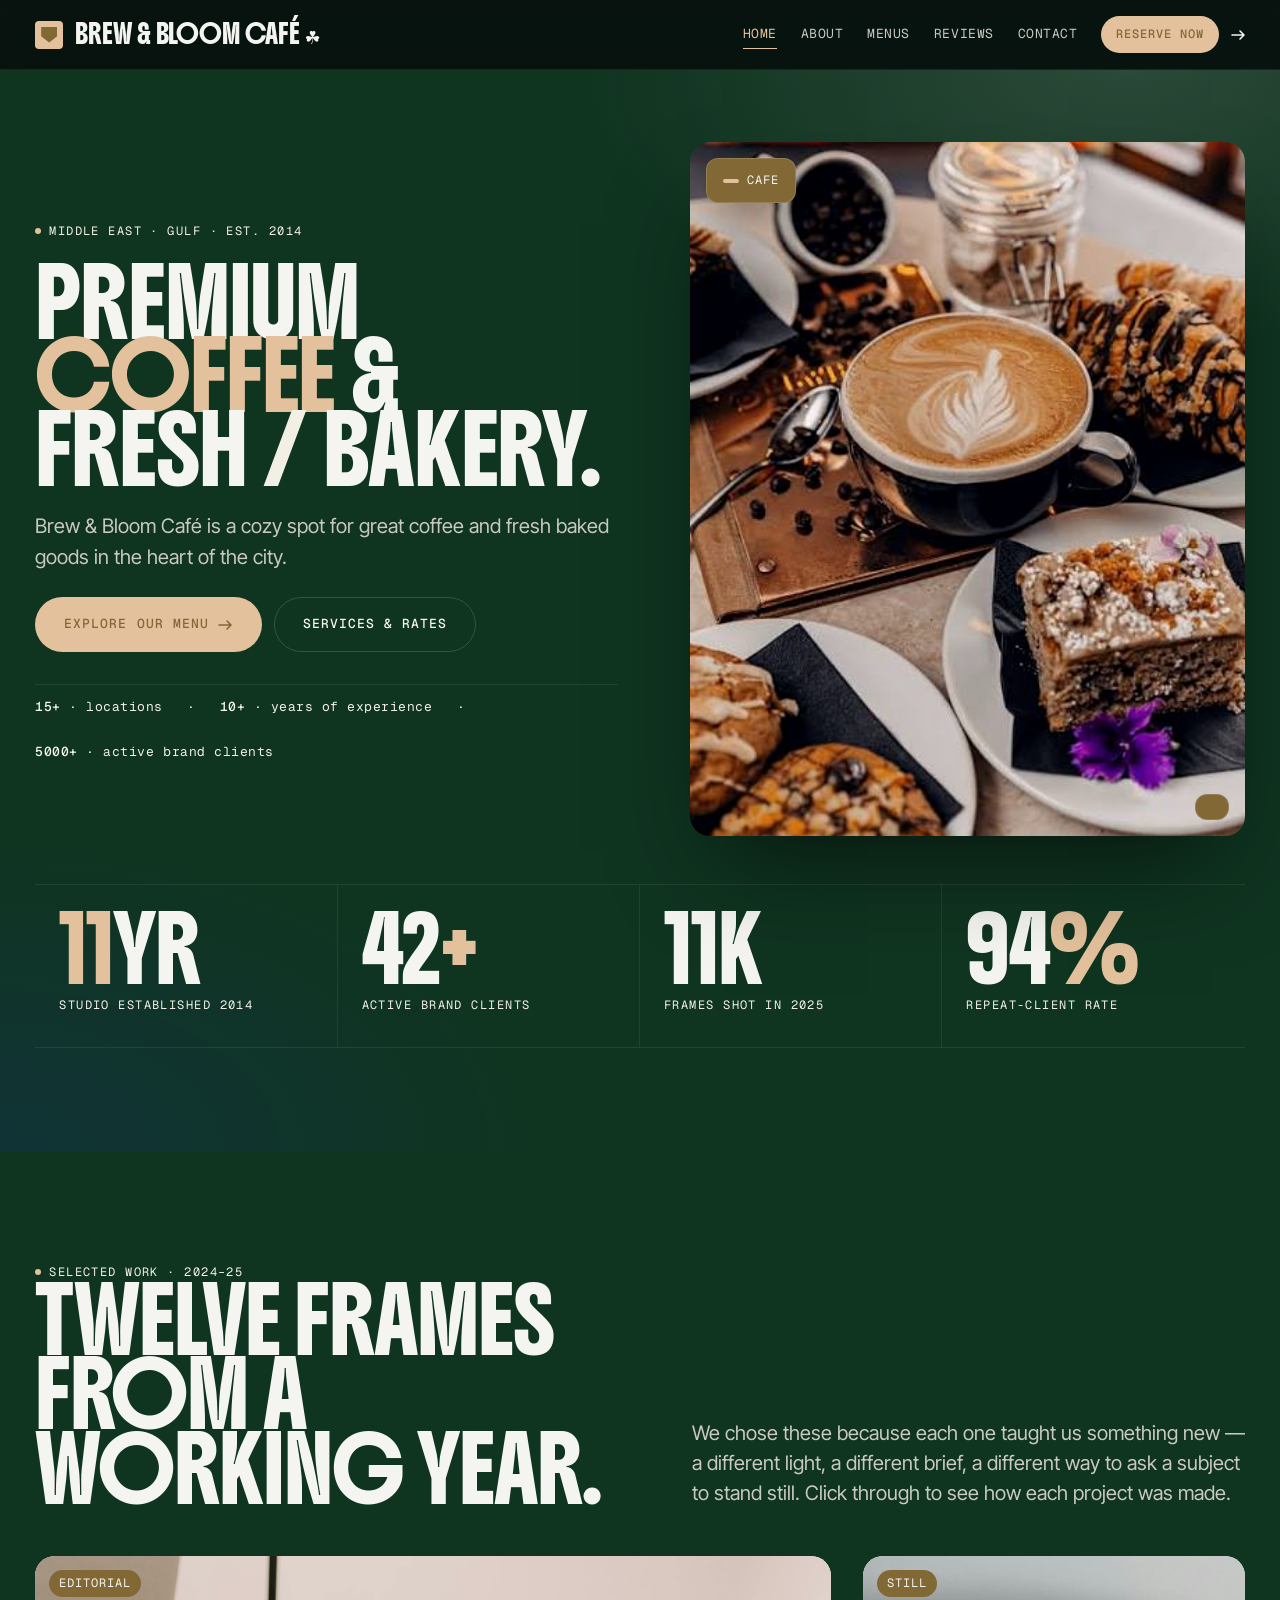
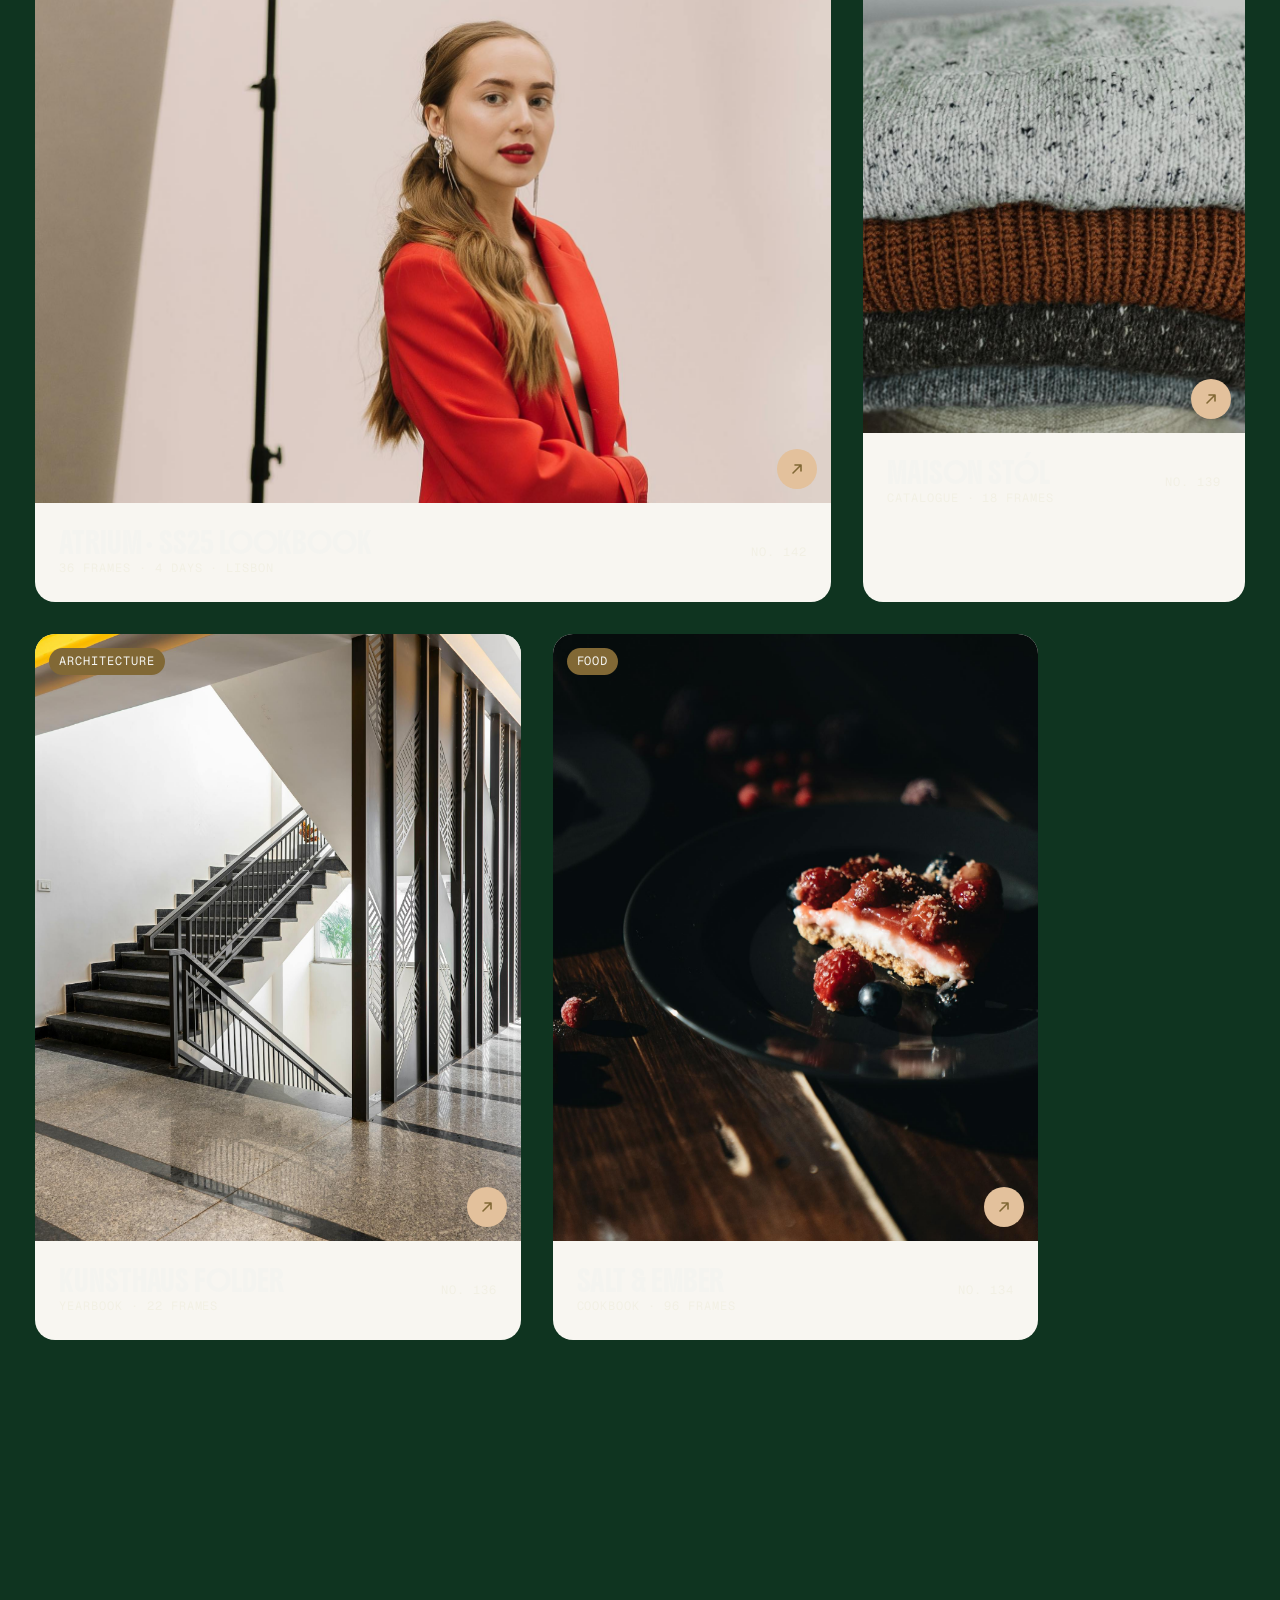
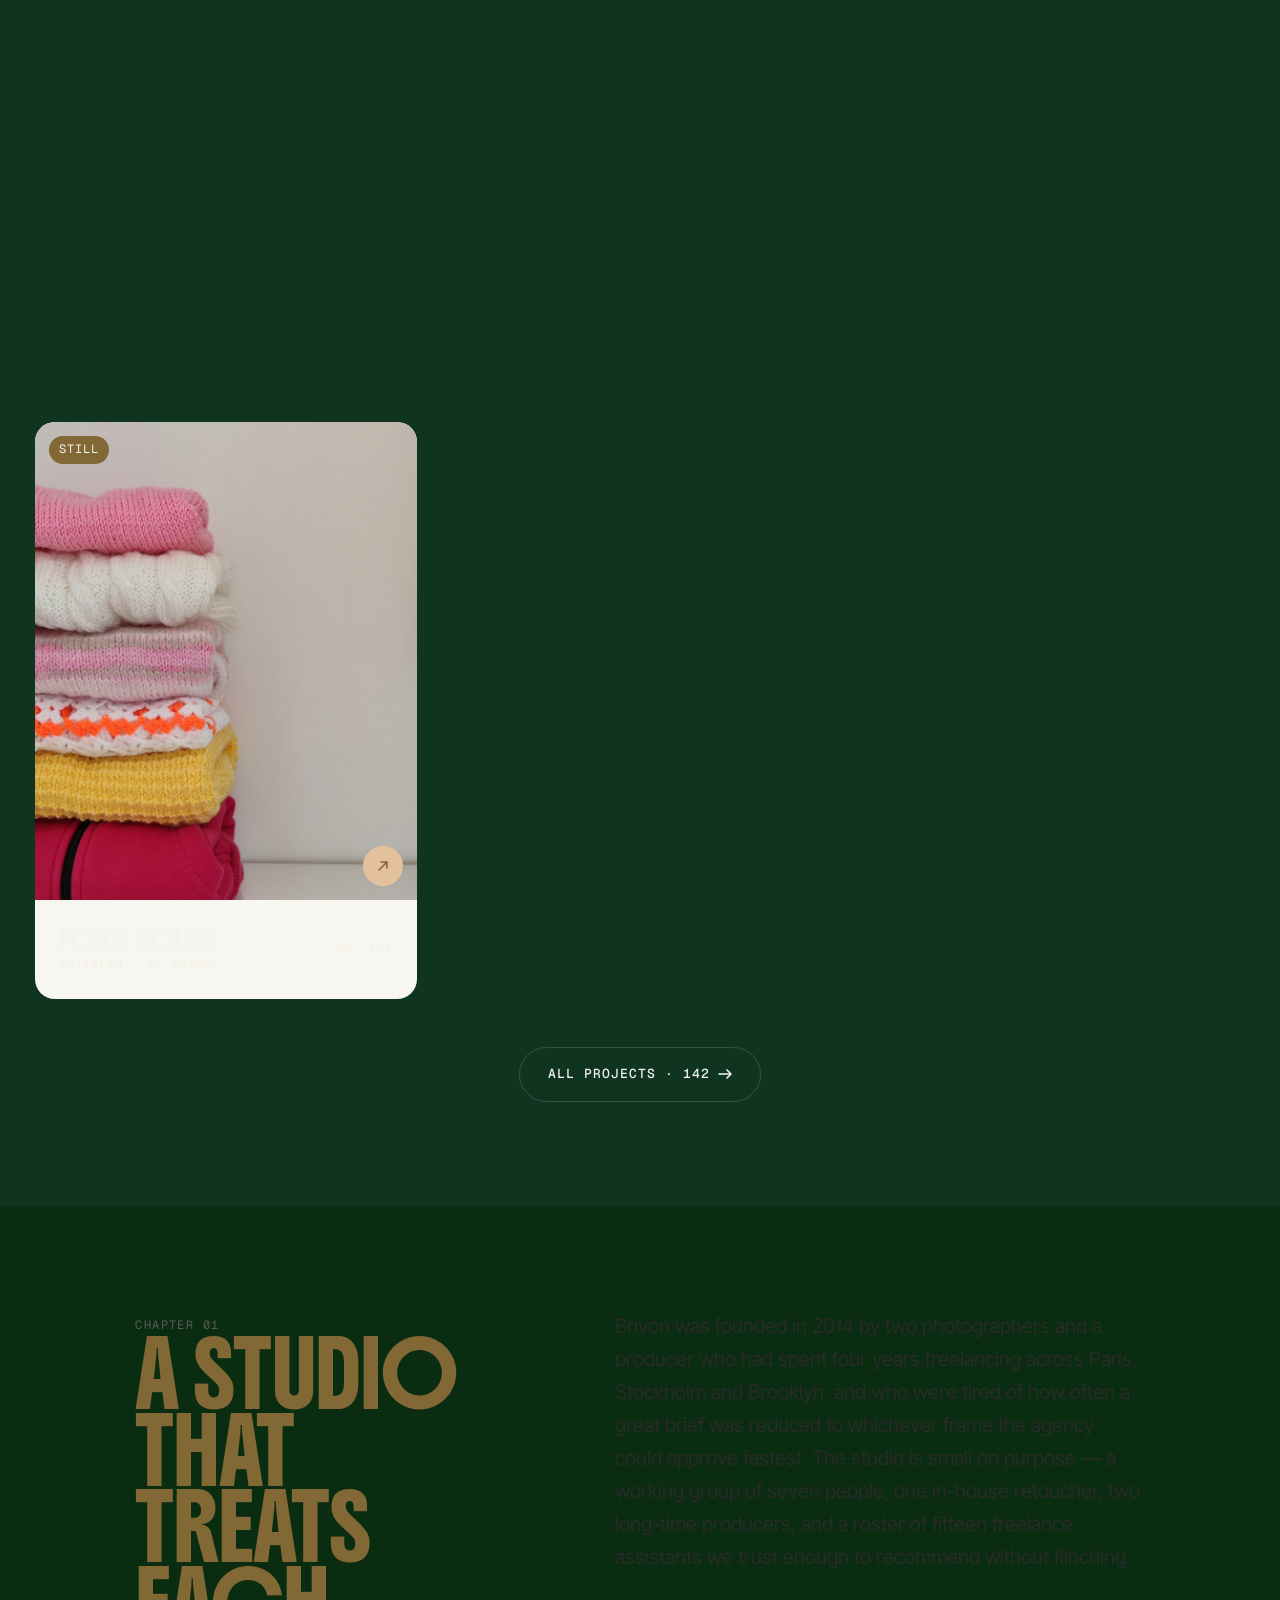
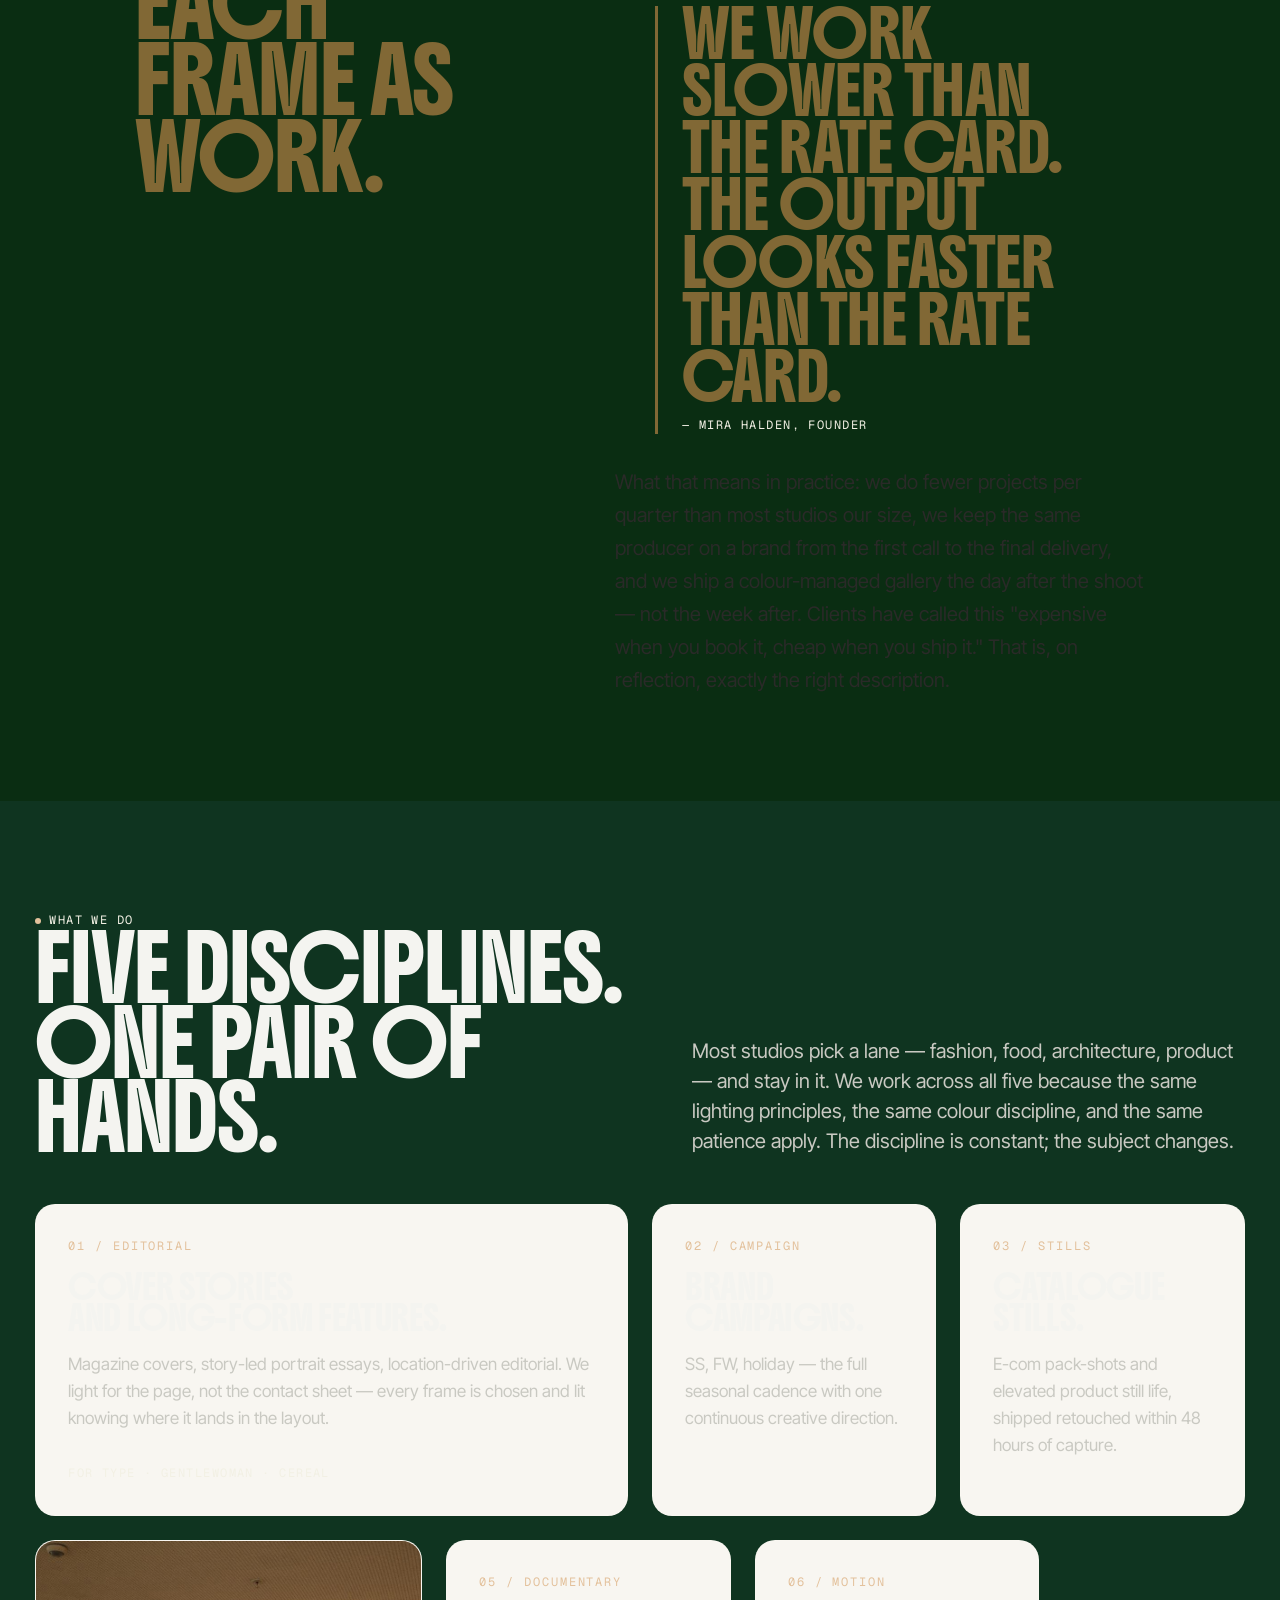
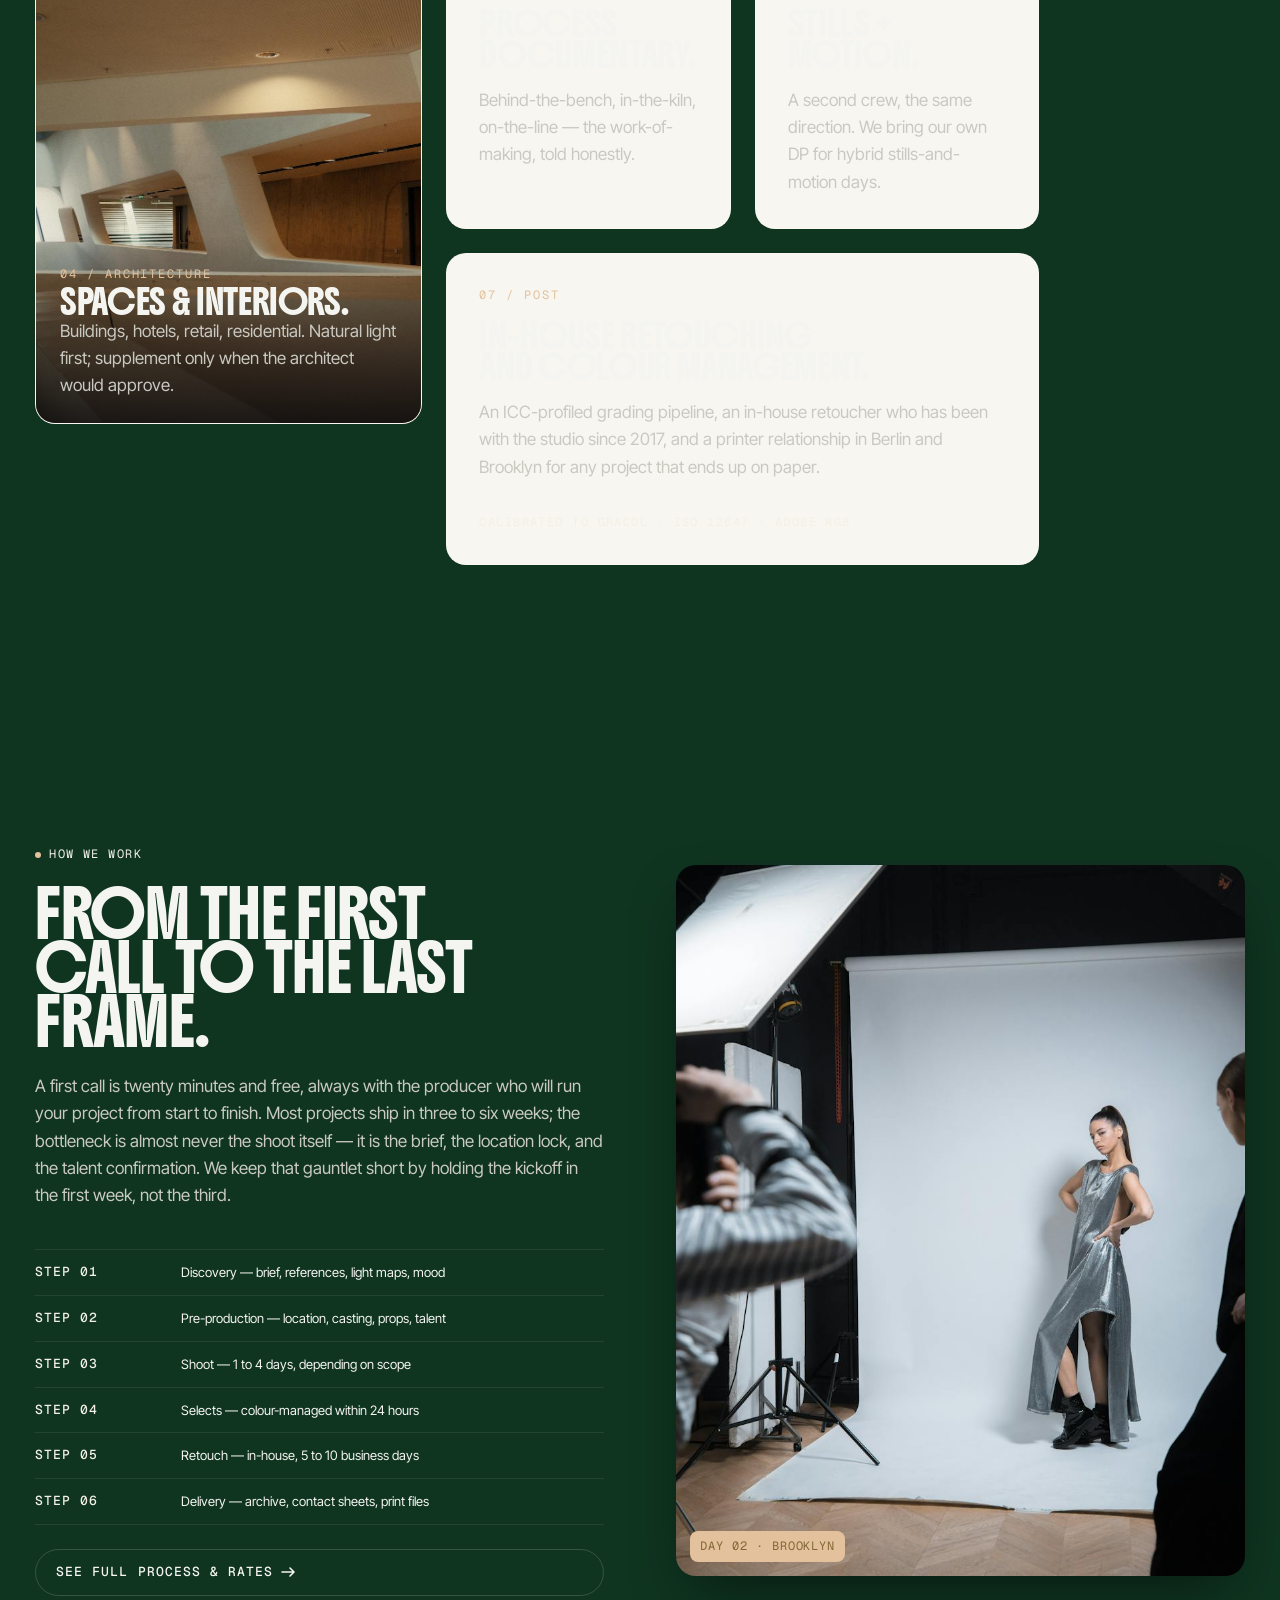
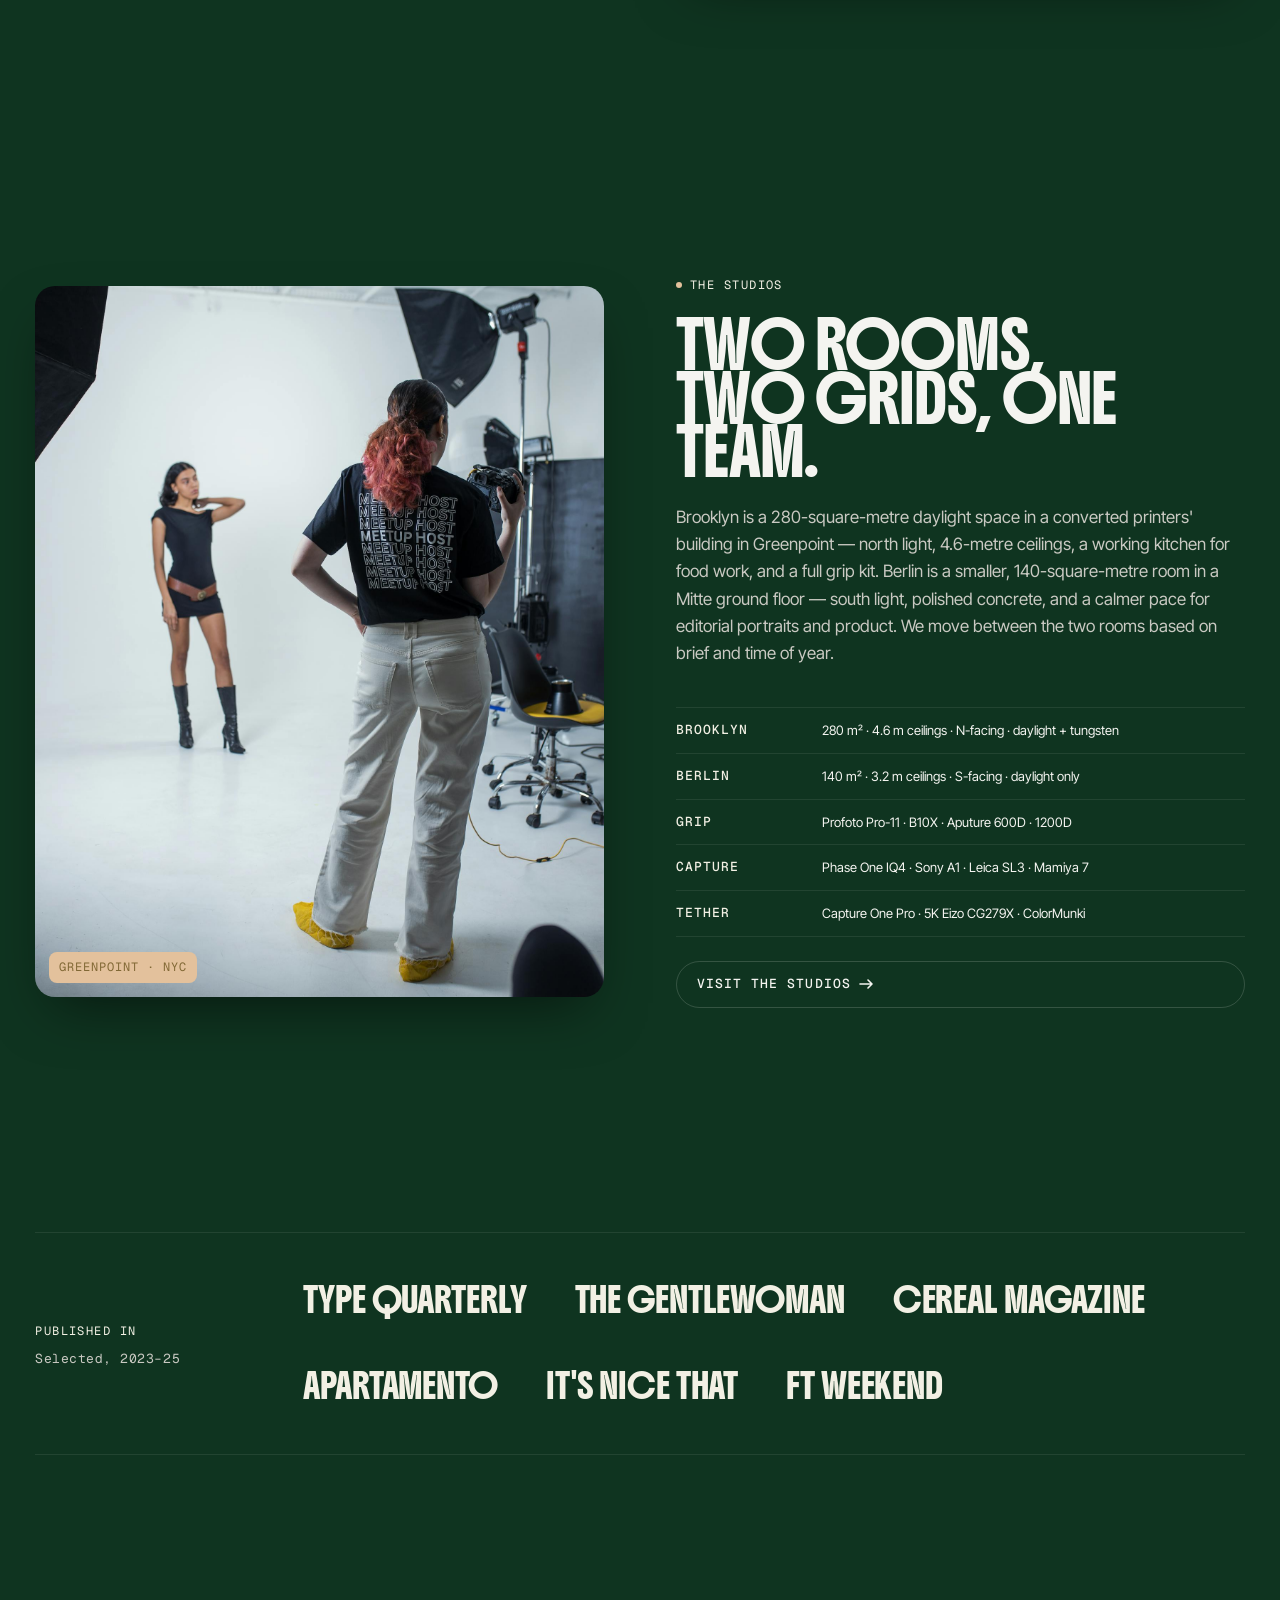
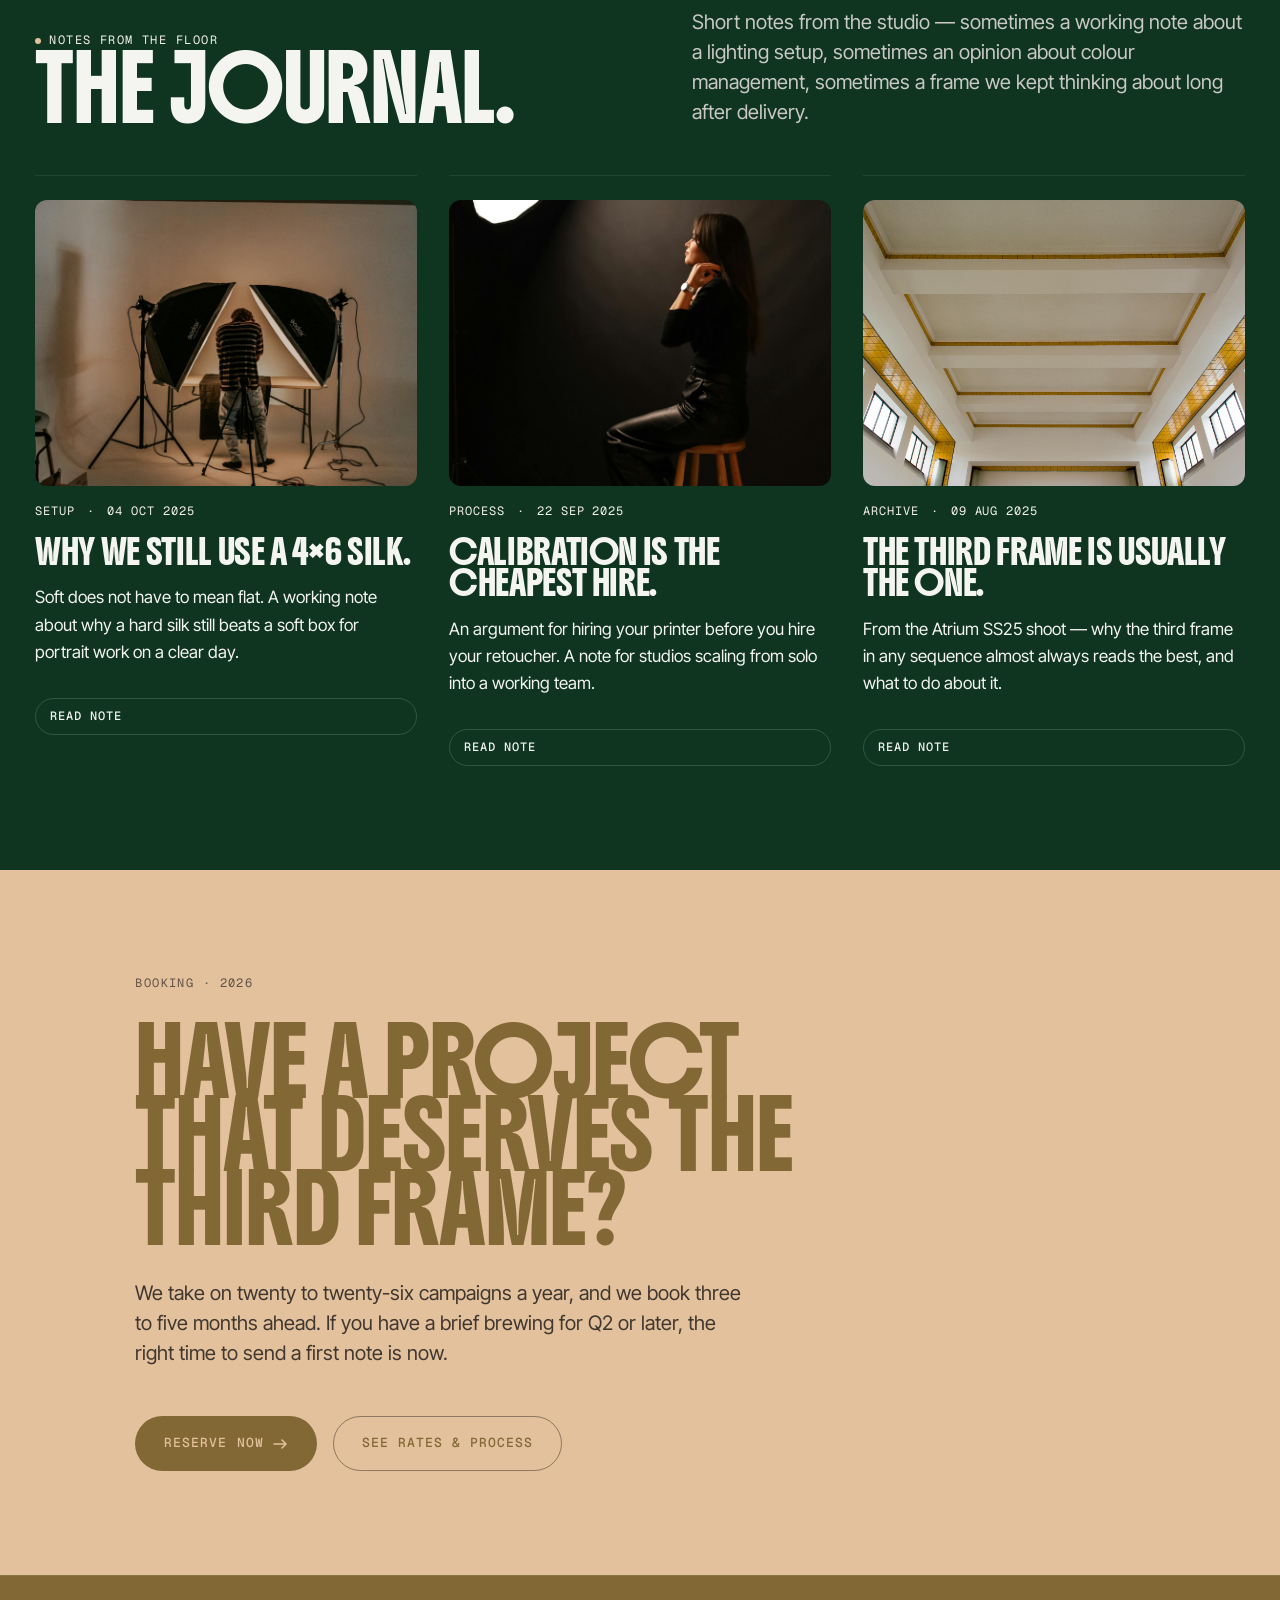
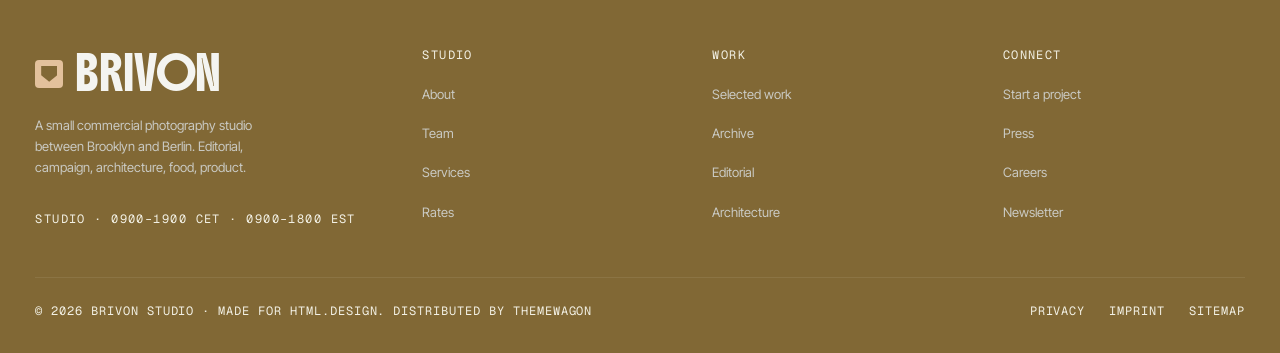
<file: Brivon-1.0.0/index.html>
<!doctype html>
<html lang="en">
<head>
  <meta charset="utf-8" />
  <meta name="viewport" content="width=device-width, initial-scale=1" />
  <title>Brew & Bloom Café | Coffee & Bakery</title>
  <meta name="description" content="Brew & Bloom Café is a cozy spot for great coffee and fresh baked goods in the heart of the city." />
  <link rel="preconnect" href="https://fonts.googleapis.com" />
  <link rel="preconnect" href="https://fonts.gstatic.com" crossorigin />
  <link rel="stylesheet" href="https://fonts.googleapis.com/css2?family=Boldonse&family=Inter+Tight:wght@400;500;600;700&family=Geist+Mono:wght@400;500&display=swap" />
  <link rel="stylesheet" href="assets/css/styles.css" />
</head>
<body>
  <a class="skip-link" href="#main">Skip to content</a>

  <header class="site-header">
    <div class="container container--wide">
      <nav class="nav" aria-label="Primary">
        <a class="brand" href="index.html"><span class="brand-mark" aria-hidden="true"></span> Brew & Bloom Café ☘️</a>
        <div class="nav-links" role="navigation">
          <a href="index.html" aria-current="page">Home</a>
          <a href="work.html">About</a>
          <a href="studio.html">Menus</a>
          <a href="services.html">Reviews</a>
          <a href="contact.html">Contact</a>
        </div>
        <div class="nav-cta-row">
          <a href="contact.html" class="btn btn--primary btn--sm">Reserve now</a>
            <svg class="arrow" width="14" height="10" viewBox="0 0 14 10" fill="none" aria-hidden="true"><path d="M1 5h12m0 0L9 1m4 4L9 9" stroke="currentColor" stroke-width="1.6" stroke-linecap="round" stroke-linejoin="round"/></svg>
          </a>
          <button class="nav-toggle" aria-label="Open menu" aria-expanded="false" aria-controls="mobile-drawer"><span aria-hidden="true"></span></button>
        </div>
      </nav>
    </div>
  </header>

  <div class="mobile-drawer" id="mobile-drawer" aria-hidden="true">
    <button class="drawer-close" aria-label="Close menu">Close</button>
    <a href="index.html">Home</a>
    <a href="work.html">About</a>
    <a href="studio.html">Menus</a>
    <a href="services.html">Reviews</a>
    <a href="contact.html">Contact</a>
  </div>

  <main id="main">

    <!-- Hero -->
    <section class="hero">
      <div class="container container--wide">
        <div class="hero-grid">
          <div class="hero-text">
            <span class="eyebrow"><span class="dot" aria-hidden="true"></span>Middle east · Gulf · est. 2014</span>
            <h1 class="hero-headline">
              Premium<br/>
              <span class="lime">Coffee</span> &<br/>
              Fresh <span class="slash">/</span> Bakery.
            </h1>
            <p class="hero-sub">
              Brew & Bloom Café is a cozy spot for great coffee and fresh baked goods in the heart of the city.
            </p>
            <div class="hero-cta-row">
              <a class="btn btn--primary btn--lg" href="work.html">Explore our menu
                <svg class="arrow" width="16" height="10" viewBox="0 0 14 10" fill="none" aria-hidden="true"><path d="M1 5h12m0 0L9 1m4 4L9 9" stroke="currentColor" stroke-width="1.6" stroke-linecap="round" stroke-linejoin="round"/></svg>
              </a>
              <a class="btn btn--ghost btn--lg" href="services.html">Services &amp; rates</a>
            </div>
            <div class="hero-meta">
              <span><strong>15+</strong> · locations</span>
              <span aria-hidden="true">·</span>
              <span><strong>10+</strong> · years of experience</span>
              <span aria-hidden="true">·</span>
              <span><strong>5000+</strong> · active brand clients</span>
            </div>
          </div>
          <div class="hero-media reveal">
            <img src="assets/img/hero-portrait.jpg" alt="A studio portrait lit in warm tungsten — a young woman in profile against a deep charcoal seamless, soft fall-off on her shoulder, signature Brivon lighting." />
            <div class="floating-tag ft-top">
              <span class="pill"></span>Cafe
            </div>
            <div class="floating-tag ft-bottom">
              
            </div>
          </div>
        </div>

        <!-- Stat strip -->
        <div class="stat-strip">
          <div class="stat-cell">
            <div class="stat-num"><span class="lime">11</span>YR</div>
            <div class="stat-label">Studio established 2014</div>
          </div>
          <div class="stat-cell">
            <div class="stat-num">42<span class="lime">+</span></div>
            <div class="stat-label">Active brand clients</div>
          </div>
          <div class="stat-cell">
            <div class="stat-num">11K</div>
            <div class="stat-label">Frames shot in 2025</div>
          </div>
          <div class="stat-cell">
            <div class="stat-num">94<span class="lime">%</span></div>
            <div class="stat-label">Repeat-client rate</div>
          </div>
        </div>
      </div>
    </section>

    <!-- Selected work -->
    <section>
      <div class="container container--wide">
        <div class="section-head">
          <div>
            <span class="eyebrow"><span class="dot" aria-hidden="true"></span>Selected work · 2024–25</span>
            <h2>Twelve frames<br/>from a working year.</h2>
          </div>
          <p class="lede">
            We chose these because each one taught us something new — a different light, a different brief, a different way to ask a subject to stand still. Click through to see how each project was made.
          </p>
        </div>

        <div class="work-grid">
          <a class="work-item work-item--xl reveal" href="work.html">
            <div class="wm">
              <img src="assets/img/work-atrium.jpg" alt="A model in profile wearing a layered linen coat, shot against a chalky stone wall in raking afternoon light." />
              <span class="wm-pill">Editorial</span>
              <span class="wm-arrow" aria-hidden="true">
                <svg width="14" height="14" viewBox="0 0 14 14" fill="none"><path d="M3 11L11 3M11 3H5M11 3V9" stroke="currentColor" stroke-width="1.6" stroke-linecap="round"/></svg>
              </span>
            </div>
            <div class="work-meta">
              <div>
                <div class="wm-title">Atrium · SS25 Lookbook</div>
                <div class="wm-cap">36 frames · 4 days · Lisbon</div>
              </div>
              <div class="wm-cap">No. 142</div>
            </div>
          </a>

          <a class="work-item work-item--sm reveal" href="work.html">
            <div class="wm">
              <img src="assets/img/work-still-1.jpg" alt="A still life of a brushed-steel chair and a folded silk scarf on a concrete floor, shot top-down in flat overhead light." />
              <span class="wm-pill">Still</span>
              <span class="wm-arrow" aria-hidden="true">
                <svg width="14" height="14" viewBox="0 0 14 14" fill="none"><path d="M3 11L11 3M11 3H5M11 3V9" stroke="currentColor" stroke-width="1.6" stroke-linecap="round"/></svg>
              </span>
            </div>
            <div class="work-meta">
              <div>
                <div class="wm-title">Maison Stól</div>
                <div class="wm-cap">Catalogue · 18 frames</div>
              </div>
              <div class="wm-cap">No. 139</div>
            </div>
          </a>

          <a class="work-item work-item--md reveal" href="work.html">
            <div class="wm">
              <img src="assets/img/work-arch.jpg" alt="Sweeping stair of a brutalist concrete museum lit by a single high window, a figure ascending the second flight." />
              <span class="wm-pill">Architecture</span>
              <span class="wm-arrow" aria-hidden="true">
                <svg width="14" height="14" viewBox="0 0 14 14" fill="none"><path d="M3 11L11 3M11 3H5M11 3V9" stroke="currentColor" stroke-width="1.6" stroke-linecap="round"/></svg>
              </span>
            </div>
            <div class="work-meta">
              <div>
                <div class="wm-title">Kunsthaus Folder</div>
                <div class="wm-cap">Yearbook · 22 frames</div>
              </div>
              <div class="wm-cap">No. 136</div>
            </div>
          </a>

          <a class="work-item work-item--md reveal" href="work.html">
            <div class="wm">
              <img src="assets/img/work-food.jpg" alt="A bowl of saffron risotto on a rough ceramic plate, shot from above with a long shadow, deep umber palette." />
              <span class="wm-pill">Food</span>
              <span class="wm-arrow" aria-hidden="true">
                <svg width="14" height="14" viewBox="0 0 14 14" fill="none"><path d="M3 11L11 3M11 3H5M11 3V9" stroke="currentColor" stroke-width="1.6" stroke-linecap="round"/></svg>
              </span>
            </div>
            <div class="work-meta">
              <div>
                <div class="wm-title">Salt &amp; Ember</div>
                <div class="wm-cap">Cookbook · 96 frames</div>
              </div>
              <div class="wm-cap">No. 134</div>
            </div>
          </a>

          <a class="work-item work-item--sm reveal" href="work.html">
            <div class="wm">
              <img src="assets/img/work-portrait-1.jpg" alt="A close portrait of an older painter in his studio, hair lit by a single window, paint flecks on his hands." />
              <span class="wm-pill">Portrait</span>
              <span class="wm-arrow" aria-hidden="true">
                <svg width="14" height="14" viewBox="0 0 14 14" fill="none"><path d="M3 11L11 3M11 3H5M11 3V9" stroke="currentColor" stroke-width="1.6" stroke-linecap="round"/></svg>
              </span>
            </div>
            <div class="work-meta">
              <div>
                <div class="wm-title">Henning Vorstad</div>
                <div class="wm-cap">For TYPE quarterly</div>
              </div>
              <div class="wm-cap">No. 131</div>
            </div>
          </a>

          <a class="work-item work-item--lg reveal" href="work.html">
            <div class="wm">
              <img src="assets/img/work-product.jpg" alt="A pair of leather oxfords on a marble plinth, lit by a single hard light to throw a sharp shadow against a charcoal backdrop." />
              <span class="wm-pill">Product</span>
              <span class="wm-arrow" aria-hidden="true">
                <svg width="14" height="14" viewBox="0 0 14 14" fill="none"><path d="M3 11L11 3M11 3H5M11 3V9" stroke="currentColor" stroke-width="1.6" stroke-linecap="round"/></svg>
              </span>
            </div>
            <div class="work-meta">
              <div>
                <div class="wm-title">Aldo &amp; Marlow</div>
                <div class="wm-cap">FW24 product · 28 frames</div>
              </div>
              <div class="wm-cap">No. 129</div>
            </div>
          </a>

          <a class="work-item work-item--sm reveal" href="work.html">
            <div class="wm">
              <img src="assets/img/work-still-2.jpg" alt="A close still of folded merino sweaters in cream, ochre, and stone — a precise stack shot under flat soft light." />
              <span class="wm-pill">Still</span>
              <span class="wm-arrow" aria-hidden="true">
                <svg width="14" height="14" viewBox="0 0 14 14" fill="none"><path d="M3 11L11 3M11 3H5M11 3V9" stroke="currentColor" stroke-width="1.6" stroke-linecap="round"/></svg>
              </span>
            </div>
            <div class="work-meta">
              <div>
                <div class="wm-title">Form House</div>
                <div class="wm-cap">Knitwear · 22 frames</div>
              </div>
              <div class="wm-cap">No. 127</div>
            </div>
          </a>
        </div>

        <div class="center-row" style="margin-top: var(--space-7); justify-content: center;">
          <a class="btn btn--ghost btn--lg" href="work.html">All projects · 142
            <svg class="arrow" width="14" height="10" viewBox="0 0 14 10" fill="none" aria-hidden="true"><path d="M1 5h12m0 0L9 1m4 4L9 9" stroke="currentColor" stroke-width="1.6" stroke-linecap="round" stroke-linejoin="round"/></svg>
          </a>
        </div>
      </div>
    </section>

    <!-- Chapter / studio quote (reverse tile section) -->
    <section class="chapter tile-section">
      <div class="container container--narrow">
        <div class="chapter-grid">
          <div>
            <span class="label">Chapter 01</span>
            <h2>A studio that<br/>treats each<br/>frame as work.</h2>
          </div>
          <div class="chapter-body">
            <p>
              Brivon was founded in 2014 by two photographers and a producer who had spent four years freelancing across Paris, Stockholm and Brooklyn, and who were tired of how often a great brief was reduced to whichever frame the agency could approve fastest. The studio is small on purpose — a working group of seven people, one in-house retoucher, two long-time producers, and a roster of fifteen freelance assistants we trust enough to recommend without flinching.
            </p>
            <blockquote class="pull-quote">
              We work slower than the rate card. The output looks faster than the rate card.
              <cite>— Mira Halden, founder</cite>
            </blockquote>
            <p>
              What that means in practice: we do fewer projects per quarter than most studios our size, we keep the same producer on a brand from the first call to the final delivery, and we ship a colour-managed gallery the day after the shoot — not the week after. Clients have called this "expensive when you book it, cheap when you ship it." That is, on reflection, exactly the right description.
            </p>
          </div>
        </div>
      </div>
    </section>

    <!-- Capability bento -->
    <section>
      <div class="container container--wide">
        <div class="section-head">
          <div>
            <span class="eyebrow"><span class="dot" aria-hidden="true"></span>What we do</span>
            <h2>Five disciplines.<br/>One pair of hands.</h2>
          </div>
          <p class="lede">
            Most studios pick a lane — fashion, food, architecture, product — and stay in it. We work across all five because the same lighting principles, the same colour discipline, and the same patience apply. The discipline is constant; the subject changes.
          </p>
        </div>

        <div class="cap-bento">
          <article class="cap-card cap-card--wide">
            <span class="cap-num">01 / Editorial</span>
            <h3>Cover stories<br/>and long-form features.</h3>
            <p>Magazine covers, story-led portrait essays, location-driven editorial. We light for the page, not the contact sheet — every frame is chosen and lit knowing where it lands in the layout.</p>
            <span class="label">For TYPE · Gentlewoman · Cereal</span>
          </article>

          <article class="cap-card cap-card--std">
            <span class="cap-num">02 / Campaign</span>
            <h3>Brand campaigns.</h3>
            <p>SS, FW, holiday — the full seasonal cadence with one continuous creative direction.</p>
          </article>

          <article class="cap-card cap-card--std">
            <span class="cap-num">03 / Stills</span>
            <h3>Catalogue stills.</h3>
            <p>E-com pack-shots and elevated product still life, shipped retouched within 48 hours of capture.</p>
          </article>

          <article class="cap-card cap-card--tall">
            <img src="assets/img/cap-tall.jpg" alt="A wide architectural interior — concrete columns and a tall window casting a long shadow on a polished concrete floor." />
            <div class="cap-tall-meta">
              <span class="cap-num lime-text">04 / Architecture</span>
              <h3>Spaces &amp; interiors.</h3>
              <p>Buildings, hotels, retail, residential. Natural light first; supplement only when the architect would approve.</p>
            </div>
          </article>

          <article class="cap-card cap-card--std">
            <span class="cap-num">05 / Documentary</span>
            <h3>Process documentary.</h3>
            <p>Behind-the-bench, in-the-kiln, on-the-line — the work-of-making, told honestly.</p>
          </article>

          <article class="cap-card cap-card--std">
            <span class="cap-num">06 / Motion</span>
            <h3>Stills + motion.</h3>
            <p>A second crew, the same direction. We bring our own DP for hybrid stills-and-motion days.</p>
          </article>

          <article class="cap-card cap-card--wide">
            <span class="cap-num">07 / Post</span>
            <h3>In-house retouching<br/>and colour management.</h3>
            <p>An ICC-profiled grading pipeline, an in-house retoucher who has been with the studio since 2017, and a printer relationship in Berlin and Brooklyn for any project that ends up on paper.</p>
            <span class="label">Calibrated to GRACoL · ISO 12647 · Adobe RGB</span>
          </article>
        </div>
      </div>
    </section>

    <!-- Split image chapter — process -->
    <section class="snug">
      <div class="container container--wide">
        <div class="split">
          <div class="split-text">
            <span class="eyebrow"><span class="dot" aria-hidden="true"></span>How we work</span>
            <h2>From the first<br/>call to the last frame.</h2>
            <p>
              A first call is twenty minutes and free, always with the producer who will run your project from start to finish. Most projects ship in three to six weeks; the bottleneck is almost never the shoot itself — it is the brief, the location lock, and the talent confirmation. We keep that gauntlet short by holding the kickoff in the first week, not the third.
            </p>
            <ul class="split-fact-list">
              <li><b>Step 01</b><span>Discovery — brief, references, light maps, mood</span></li>
              <li><b>Step 02</b><span>Pre-production — location, casting, props, talent</span></li>
              <li><b>Step 03</b><span>Shoot — 1 to 4 days, depending on scope</span></li>
              <li><b>Step 04</b><span>Selects — colour-managed within 24 hours</span></li>
              <li><b>Step 05</b><span>Retouch — in-house, 5 to 10 business days</span></li>
              <li><b>Step 06</b><span>Delivery — archive, contact sheets, print files</span></li>
            </ul>
            <a class="btn btn--ghost" href="services.html">See full process &amp; rates
              <svg class="arrow" width="14" height="10" viewBox="0 0 14 10" fill="none" aria-hidden="true"><path d="M1 5h12m0 0L9 1m4 4L9 9" stroke="currentColor" stroke-width="1.6" stroke-linecap="round" stroke-linejoin="round"/></svg>
            </a>
          </div>
          <div class="split-img">
            <img src="assets/img/process-shoot.jpg" alt="A working set in the Brivon Brooklyn studio — two stylists pinning a garment on a model while a photographer reviews tethered captures on a calibrated monitor." />
            <span class="ft-corner">Day 02 · Brooklyn</span>
          </div>
        </div>
      </div>
    </section>

    <!-- Split image chapter — studio -->
    <section class="snug" style="padding-top: 0;">
      <div class="container container--wide">
        <div class="split split--reverse">
          <div class="split-text">
            <span class="eyebrow"><span class="dot" aria-hidden="true"></span>The studios</span>
            <h2>Two rooms,<br/>two grids, one team.</h2>
            <p>
              Brooklyn is a 280-square-metre daylight space in a converted printers' building in Greenpoint — north light, 4.6-metre ceilings, a working kitchen for food work, and a full grip kit. Berlin is a smaller, 140-square-metre room in a Mitte ground floor — south light, polished concrete, and a calmer pace for editorial portraits and product. We move between the two rooms based on brief and time of year.
            </p>
            <ul class="split-fact-list">
              <li><b>Brooklyn</b><span>280 m² · 4.6 m ceilings · N-facing · daylight + tungsten</span></li>
              <li><b>Berlin</b><span>140 m² · 3.2 m ceilings · S-facing · daylight only</span></li>
              <li><b>Grip</b><span>Profoto Pro-11 · B10X · Aputure 600D · 1200D</span></li>
              <li><b>Capture</b><span>Phase One IQ4 · Sony A1 · Leica SL3 · Mamiya 7</span></li>
              <li><b>Tether</b><span>Capture One Pro · 5K Eizo CG279X · ColorMunki</span></li>
            </ul>
            <a class="btn btn--ghost" href="studio.html">Visit the studios
              <svg class="arrow" width="14" height="10" viewBox="0 0 14 10" fill="none" aria-hidden="true"><path d="M1 5h12m0 0L9 1m4 4L9 9" stroke="currentColor" stroke-width="1.6" stroke-linecap="round" stroke-linejoin="round"/></svg>
            </a>
          </div>
          <div class="split-img">
            <img src="assets/img/studio-room.jpg" alt="A daylight photography studio with high ceilings, a single grey seamless rolled down, and a stylist arranging garments on a rack against the far wall." />
            <span class="ft-corner">Greenpoint · NYC</span>
          </div>
        </div>
      </div>
    </section>

    <!-- Press strip -->
    <section class="compact">
      <div class="container container--wide">
        <div class="press-strip">
          <div>
            <span class="label">Published in</span>
            <p class="mono" style="margin-top: 6px; color: var(--fg-soft);">Selected, 2023–25</p>
          </div>
          <div class="press-row" aria-label="Press list">
            <span>TYPE Quarterly</span>
            <span>The Gentlewoman</span>
            <span>Cereal Magazine</span>
            <span>Apartamento</span>
            <span>It's Nice That</span>
            <span>FT Weekend</span>
          </div>
        </div>
      </div>
    </section>

    <!-- Journal -->
    <section>
      <div class="container container--wide">
        <div class="section-head">
          <div>
            <span class="eyebrow"><span class="dot" aria-hidden="true"></span>Notes from the floor</span>
            <h2>The journal.</h2>
          </div>
          <p class="lede">
            Short notes from the studio — sometimes a working note about a lighting setup, sometimes an opinion about colour management, sometimes a frame we kept thinking about long after delivery.
          </p>
        </div>

        <div class="journal-grid">
          <article class="journal-card">
            <div class="j-img">
              <img src="assets/img/journal-light.jpg" alt="A single Profoto strobe firing through a 4×6 silk on a Brooklyn rooftop at golden hour, two stylists holding the frame against the wind." />
            </div>
            <div class="j-meta"><span>Setup</span><span aria-hidden="true">·</span><span>04 Oct 2025</span></div>
            <h3>Why we still use a 4×6 silk.</h3>
            <p>Soft does not have to mean flat. A working note about why a hard silk still beats a soft box for portrait work on a clear day.</p>
            <a class="btn btn--ghost btn--sm" href="#">Read note</a>
          </article>

          <article class="journal-card">
            <div class="j-img">
              <img src="assets/img/journal-colour.jpg" alt="A printed proof sheet next to a calibrated monitor, the proof showing a sequence of skin-tone patches under different studio lighting." />
            </div>
            <div class="j-meta"><span>Process</span><span aria-hidden="true">·</span><span>22 Sep 2025</span></div>
            <h3>Calibration is the cheapest hire.</h3>
            <p>An argument for hiring your printer before you hire your retoucher. A note for studios scaling from solo into a working team.</p>
            <a class="btn btn--ghost btn--sm" href="#">Read note</a>
          </article>

          <article class="journal-card">
            <div class="j-img">
              <img src="assets/img/journal-archive.jpg" alt="A long contact sheet of medium-format frames hanging in the studio archive room, lit by a single warm bulb." />
            </div>
            <div class="j-meta"><span>Archive</span><span aria-hidden="true">·</span><span>09 Aug 2025</span></div>
            <h3>The third frame is usually the one.</h3>
            <p>From the Atrium SS25 shoot — why the third frame in any sequence almost always reads the best, and what to do about it.</p>
            <a class="btn btn--ghost btn--sm" href="#">Read note</a>
          </article>
        </div>
      </div>
    </section>

    <!-- Closing CTA -->
    <section class="closing-cta">
      <div class="container container--narrow">
        <span class="label" style="color: rgba(10,10,12,0.6);">Booking · 2026</span>
        <h2>Have a project<br/>that deserves the<br/>third frame?</h2>
        <p class="lede">
          We take on twenty to twenty-six campaigns a year, and we book three to five months ahead. If you have a brief brewing for Q2 or later, the right time to send a first note is now.
        </p>
        <div class="cta-row">
          <a class="btn btn--dark btn--lg" href="contact.html">Reserve now                            
            <svg class="arrow" width="16" height="10" viewBox="0 0 14 10" fill="none" aria-hidden="true"><path d="M1 5h12m0 0L9 1m4 4L9 9" stroke="currentColor" stroke-width="1.6" stroke-linecap="round" stroke-linejoin="round"/></svg>
          </a>
          <a class="btn btn--ghost btn--lg" href="services.html">See rates &amp; process</a>
        </div>
      </div>
    </section>

  </main>

  <footer class="site-footer">
    <div class="container container--wide">
      <div class="footer-top">
        <div class="footer-brand">
          <span class="brand"><span class="brand-mark" aria-hidden="true"></span> Brivon</span>
          <p>A small commercial photography studio between Brooklyn and Berlin. Editorial, campaign, architecture, food, product.</p>
          <span class="label">Studio · 0900–1900 CET · 0900–1800 EST</span>
        </div>
        <div>
          <h4>Studio</h4>
          <ul>
            <li><a href="studio.html">About</a></li>
            <li><a href="studio.html#team">Team</a></li>
            <li><a href="services.html">Services</a></li>
            <li><a href="services.html#rates">Rates</a></li>
          </ul>
        </div>
        <div>
          <h4>Work</h4>
          <ul>
            <li><a href="work.html">Selected work</a></li>
            <li><a href="work.html#archive">Archive</a></li>
            <li><a href="work.html#editorial">Editorial</a></li>
            <li><a href="work.html#architecture">Architecture</a></li>
          </ul>
        </div>
        <div>
          <h4>Connect</h4>
          <ul>
            <li><a href="contact.html">Start a project</a></li>
            <li><a href="contact.html#press">Press</a></li>
            <li><a href="contact.html#careers">Careers</a></li>
            <li><a href="#">Newsletter</a></li>
          </ul>
        </div>
      </div>
      <div class="footer-bottom">
        <span>© 2026 Brivon Studio · Made for html.design. Distributed by <a href="https://themewagon.com/" target="_blank">ThemeWagon</a></span>
        <div class="footer-meta-links">
          <a href="#">Privacy</a>
          <a href="#">Imprint</a>
          <a href="#">Sitemap</a>
        </div>
      </div>
    </div>
  </footer>

  <script src="assets/js/site.js" defer></script>
</body>
</html>
</file>
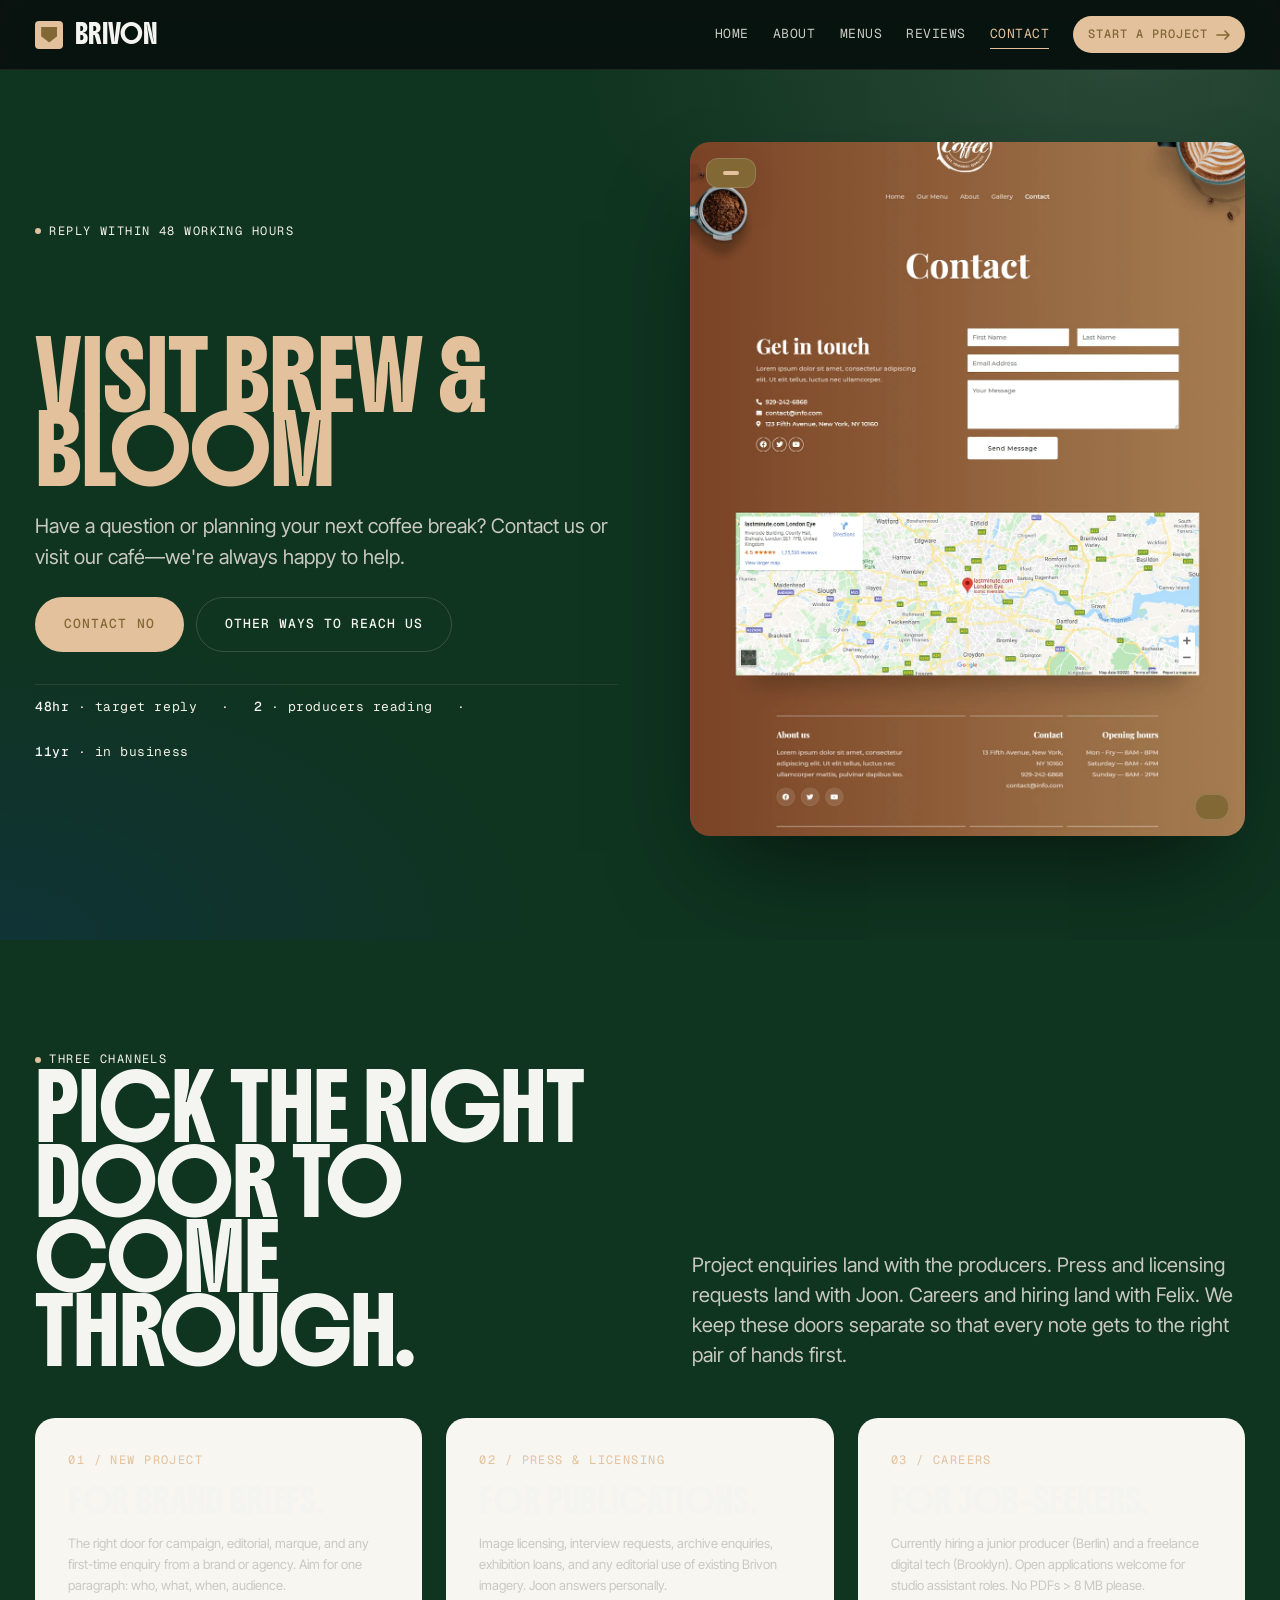
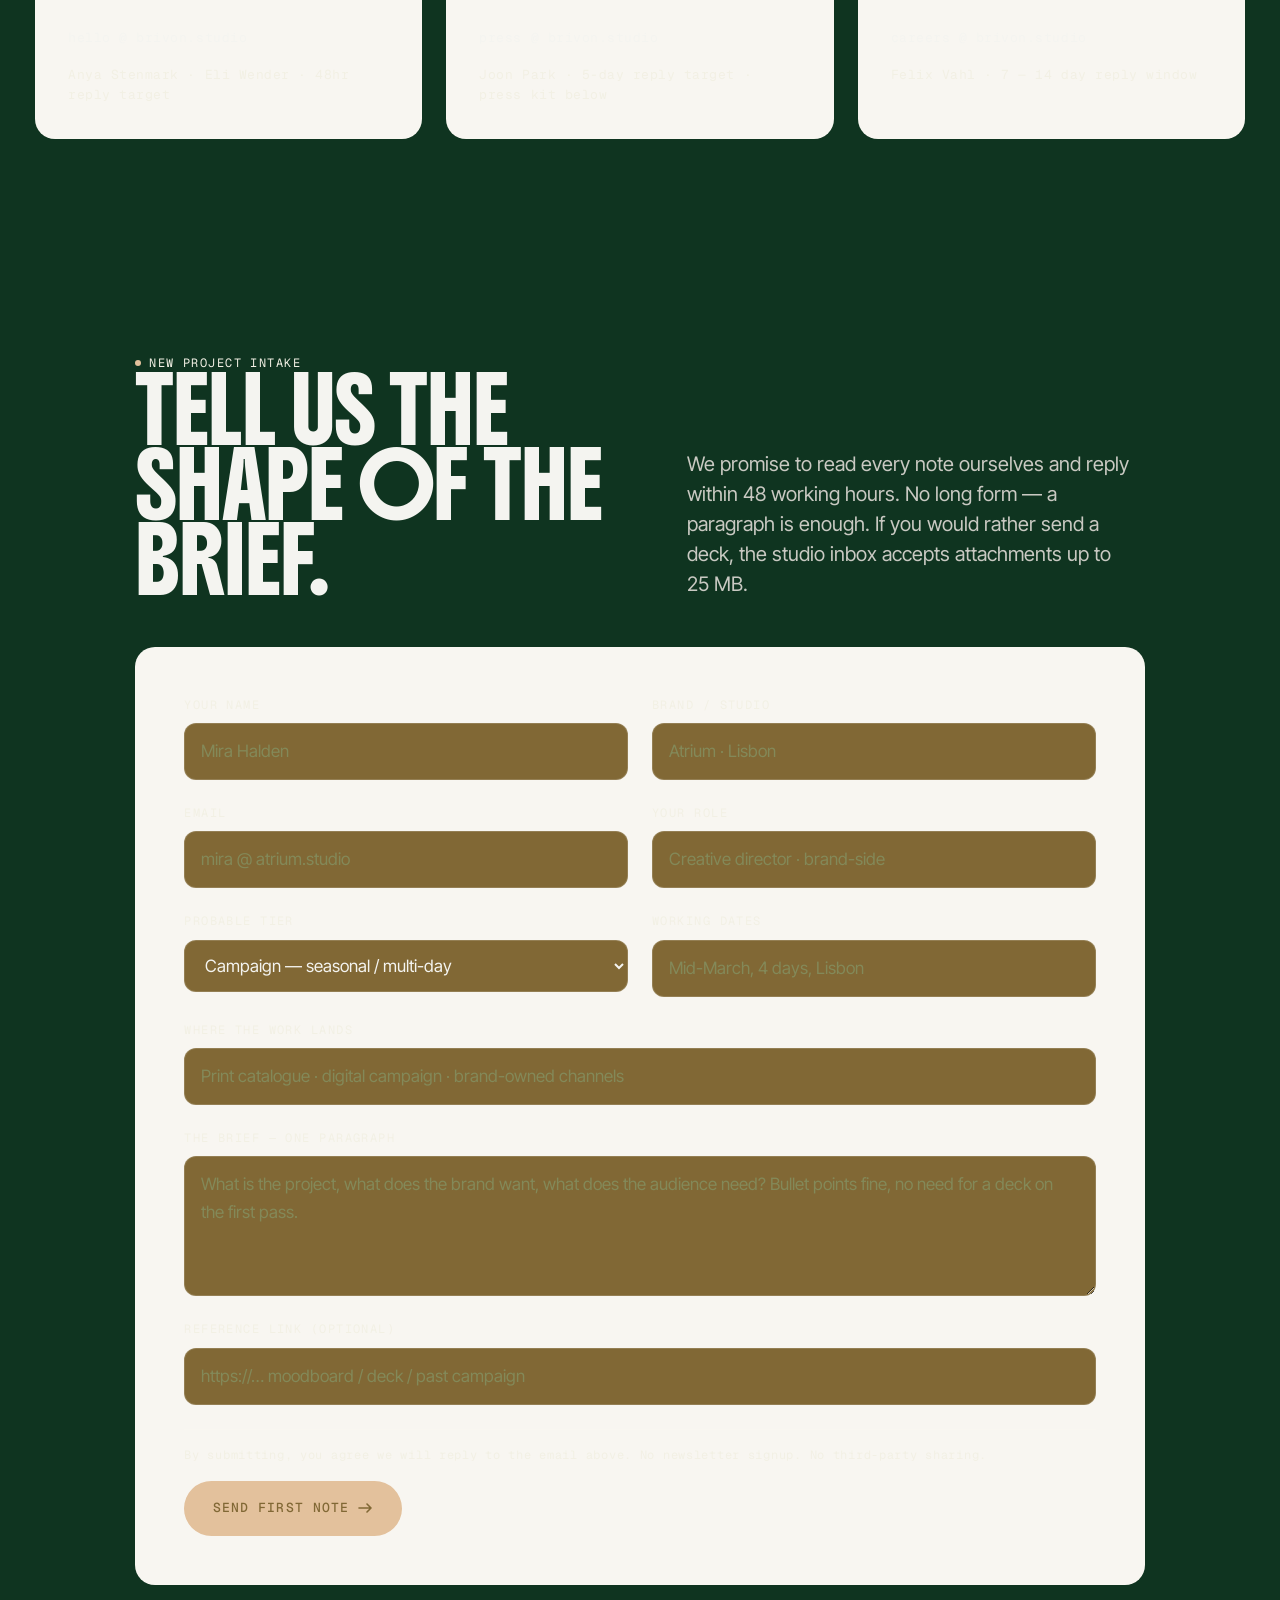
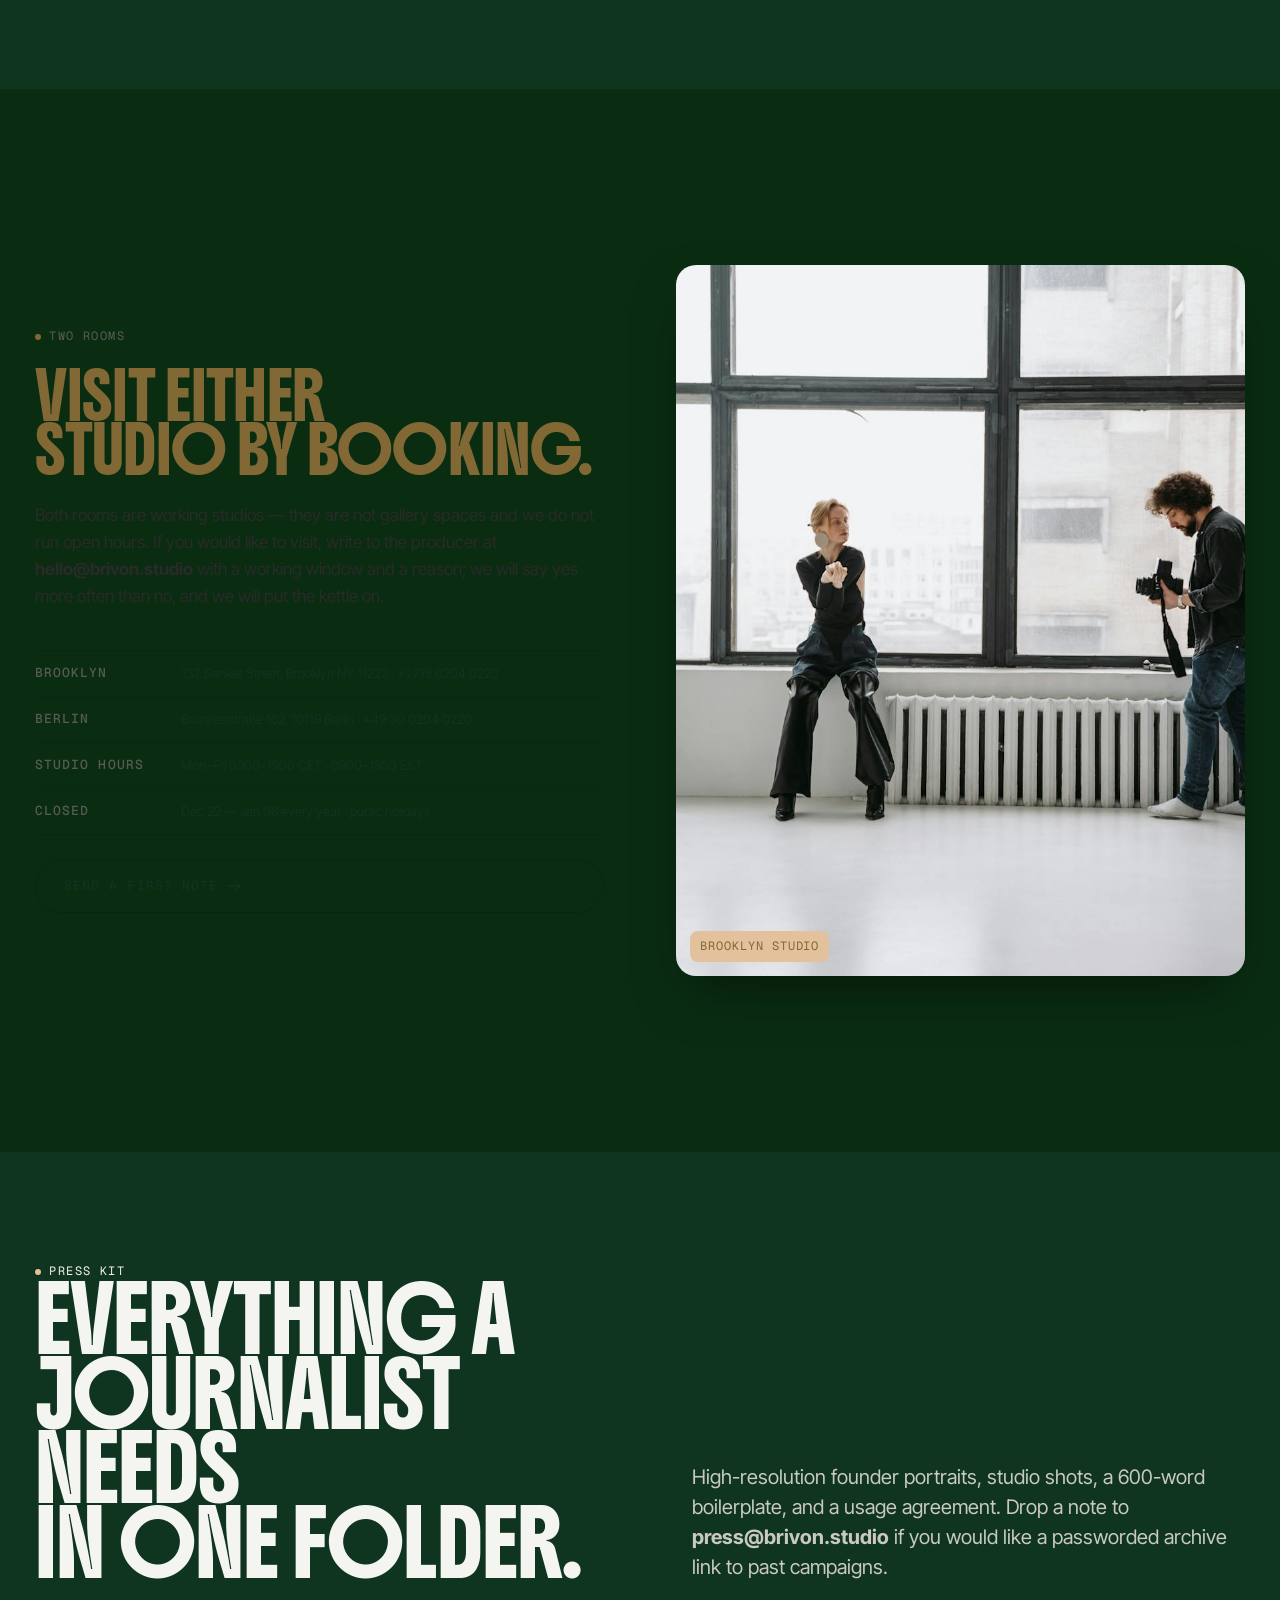
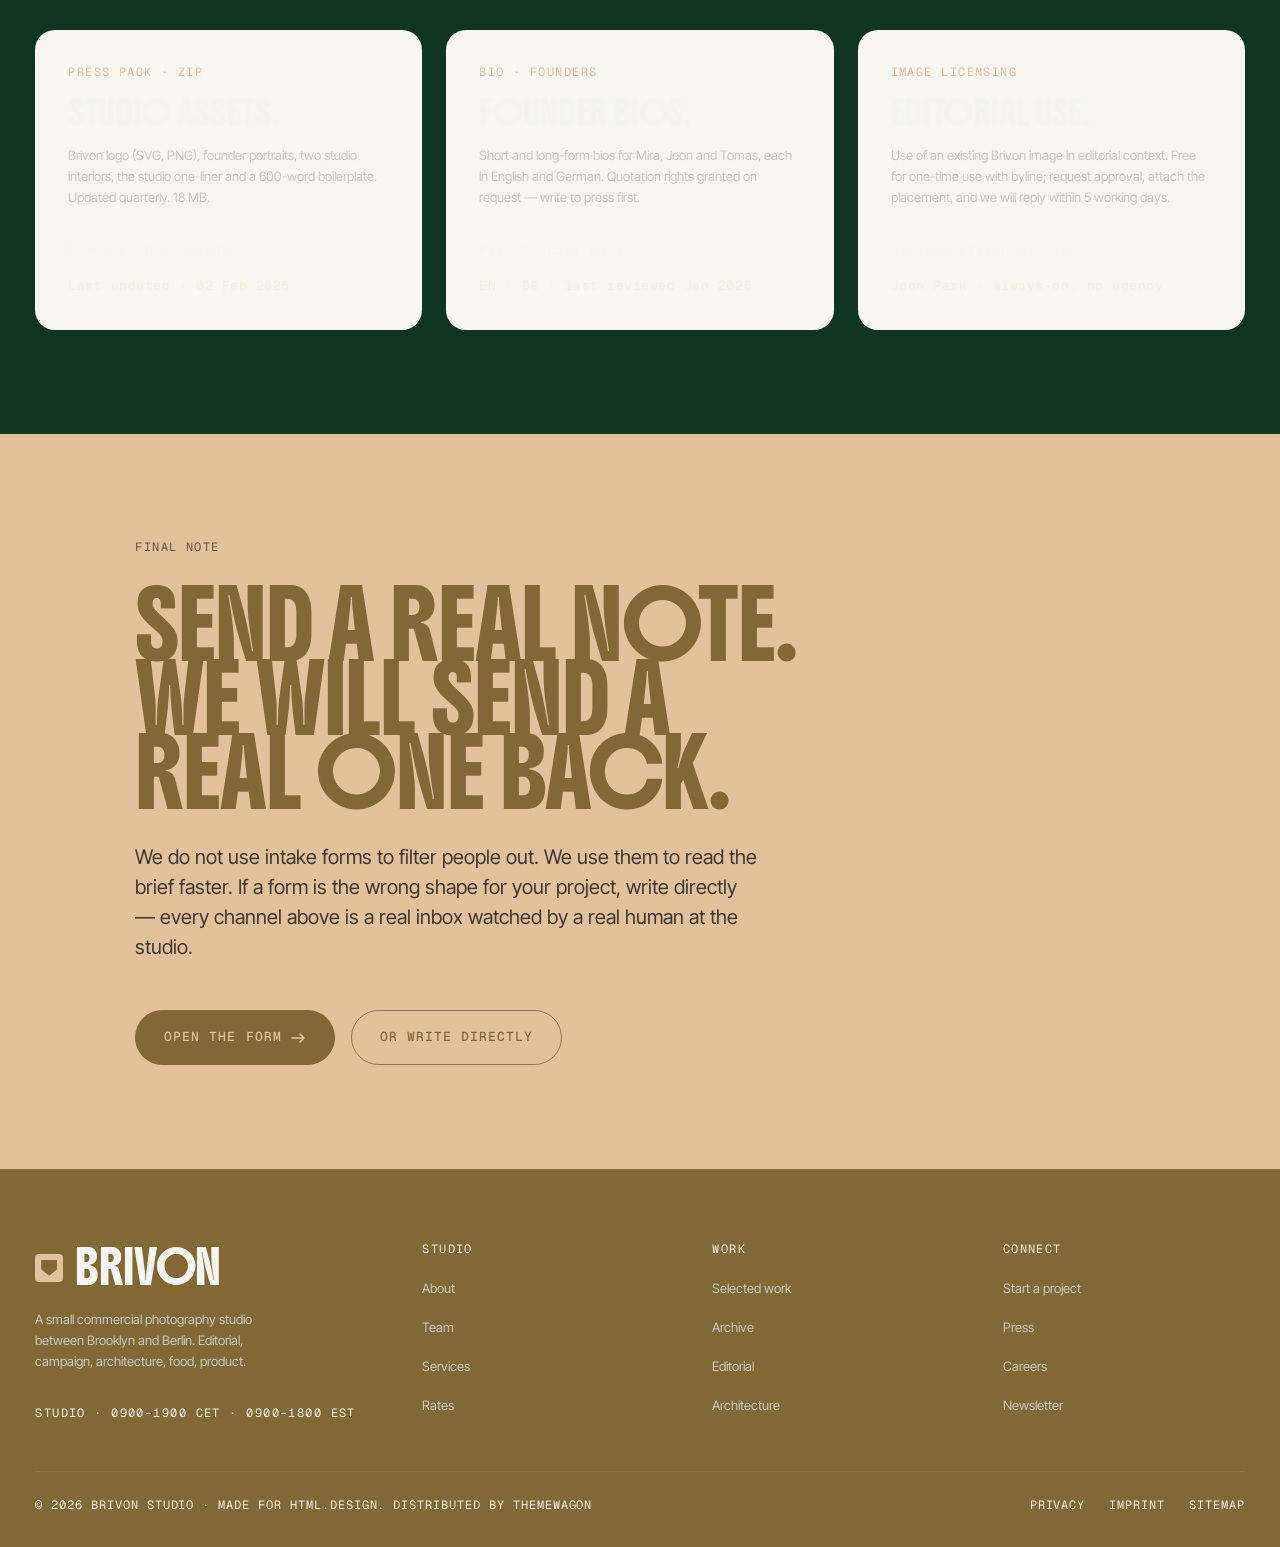
<file: Brivon-1.0.0/contact.html>
<!doctype html>
<html lang="en">

<head>
  <meta charset="utf-8" />
  <meta name="viewport" content="width=device-width, initial-scale=1" />
  <title>Brivon · Contact — Photography Studio HTML Template</title>
  <meta name="description"
    content="Three contact channels for Brivon — project intake, press, and careers. Full inquiry form, studio addresses, press kit and open roles. Producer replies within 48 hours on a working day." />
  <link rel="preconnect" href="https://fonts.googleapis.com" />
  <link rel="preconnect" href="https://fonts.gstatic.com" crossorigin />
  <link rel="stylesheet"
    href="https://fonts.googleapis.com/css2?family=Boldonse&family=Inter+Tight:wght@400;500;600;700&family=Geist+Mono:wght@400;500&display=swap" />
  <link rel="stylesheet" href="assets/css/styles.css" />
</head>

<body>
  <a class="skip-link" href="#main">Skip to content</a>

  <header class="site-header">
    <div class="container container--wide">
      <nav class="nav" aria-label="Primary">
        <a class="brand" href="index.html"><span class="brand-mark" aria-hidden="true"></span> Brivon</a>
        <div class="nav-links" role="navigation">
          <a href="index.html">Home</a>
          <a href="work.html">About</a>
          <a href="studio.html">Menus</a>
          <a href="services.html">Reviews</a>
          <a href="contact.html" aria-current="page">Contact</a>
        </div>
        <div class="nav-cta-row">
          <a href="#intake" class="btn btn--primary btn--sm">Start a project
            <svg class="arrow" width="14" height="10" viewBox="0 0 14 10" fill="none" aria-hidden="true">
              <path d="M1 5h12m0 0L9 1m4 4L9 9" stroke="currentColor" stroke-width="1.6" stroke-linecap="round"
                stroke-linejoin="round" />
            </svg>
          </a>
          <button class="nav-toggle" aria-label="Open menu" aria-expanded="false" aria-controls="mobile-drawer"><span
              aria-hidden="true"></span></button>
        </div>
      </nav>
    </div>
  </header>

  <div class="mobile-drawer" id="mobile-drawer" aria-hidden="true">
    <button class="drawer-close" aria-label="Close menu">Close</button>
    <a href="index.html">Home</a>
    <a href="work.html">About</a>
    <a href="studio.html">Menus</a>
    <a href="services.html">Reviews</a>
    <a href="contact.html">Contact</a>
  </div>

  <main id="main">

    <!-- Hero -->
    <section class="hero">
      <div class="container container--wide">
        <div class="hero-grid">
          <div class="hero-text">
            <span class="eyebrow"><span class="dot" aria-hidden="true"></span>Reply within 48 working hours</span>
            <h1 class="hero-headline">
            <br />
              <span class="lime"> Visit Brew & Bloom</span><br />
              
            </h1>
            <p class="hero-sub">
              Have a question or planning your next coffee break? Contact us or visit our café—we're always happy to help.
            </p>
            <div class="hero-cta-row">
              <a class="btn btn--primary btn--lg" href="#intake">Contact No</a>
              <a class="btn btn--ghost btn--lg" href="#channels">Other ways to reach us</a>
            </div>
            <div class="hero-meta">
              <span><strong>48hr</strong> · target reply</span>
              <span aria-hidden="true">·</span>
              <span><strong>2</strong> · producers reading</span>
              <span aria-hidden="true">·</span>
              <span><strong>11yr</strong> · in business</span>
            </div>
          </div>
          <div class="hero-media">
            <img src="assets/img/contact-hero.jpg"
              alt="A working studio scene — a wide table with a laptop, a printed contact sheet, a coffee cup, and a Brivon-branded planner open to the week ahead." />
            <div class="floating-tag ft-top">
              <span class="pill"></span>
              
            </div>
            <div class="floating-tag ft-bottom">
              
            </div>
          </div>
        </div>
      </div>
    </section>

    <!-- Channels -->
    <section id="channels">
      <div class="container container--wide">
        <div class="section-head">
          <div>
            <span class="eyebrow"><span class="dot" aria-hidden="true"></span>Three channels</span>
            <h2>Pick the right<br />door to come<br />through.</h2>
          </div>
          <p class="lede">
            Project enquiries land with the producers. Press and licensing requests land with Joon. Careers and hiring
            land with Felix. We keep these doors separate so that every note gets to the right pair of hands first.
          </p>
        </div>

        <div class="channel-grid">
          <article class="channel-card">
            <span class="label">01 / New project</span>
            <h3>For brand briefs.</h3>
            <p>The right door for campaign, editorial, marque, and any first-time enquiry from a brand or agency. Aim
              for one paragraph: who, what, when, audience.</p>
            <a class="channel-line" href="mailto:hello@brivon.studio">hello @ brivon.studio</a>
            <span class="mono" style="color: var(--fg-mute);">Anya Stenmark · Eli Wender · 48hr reply target</span>
          </article>

          <article class="channel-card" id="press">
            <span class="label label--lime">02 / Press &amp; licensing</span>
            <h3>For publications.</h3>
            <p>Image licensing, interview requests, archive enquiries, exhibition loans, and any editorial use of
              existing Brivon imagery. Joon answers personally.</p>
            <a class="channel-line" href="mailto:press@brivon.studio">press @ brivon.studio</a>
            <span class="mono" style="color: var(--fg-mute);">Joon Park · 5-day reply target · press kit below</span>
          </article>

          <article class="channel-card" id="careers">
            <span class="label">03 / Careers</span>
            <h3>For job-seekers.</h3>
            <p>Currently hiring a junior producer (Berlin) and a freelance digital tech (Brooklyn). Open applications
              welcome for studio assistant roles. No PDFs &gt; 8&nbsp;MB please.</p>
            <a class="channel-line" href="mailto:careers@brivon.studio">careers @ brivon.studio</a>
            <span class="mono" style="color: var(--fg-mute);">Felix Vahl · 7 — 14 day reply window</span>
          </article>
        </div>
      </div>
    </section>

    <!-- Intake form -->
    <section id="intake">
      <div class="container container--narrow">
        <div class="section-head">
          <div>
            <span class="eyebrow"><span class="dot" aria-hidden="true"></span>New project intake</span>
            <h2>Tell us the<br />shape of the<br />brief.</h2>
          </div>
          <p class="lede">
            We promise to read every note ourselves and reply within 48 working hours. No long form — a paragraph is
            enough. If you would rather send a deck, the studio inbox accepts attachments up to 25&nbsp;MB.
          </p>
        </div>

        <form class="form-card"
          onsubmit="event.preventDefault(); this.querySelector('button[type=submit]').textContent='Thank you — we will be in touch.';">
          <div class="form-row">
            <div class="form-field">
              <label for="f-name">Your name</label>
              <input id="f-name" name="name" type="text" required placeholder="Mira Halden" />
            </div>
            <div class="form-field">
              <label for="f-brand">Brand / studio</label>
              <input id="f-brand" name="brand" type="text" placeholder="Atrium · Lisbon" />
            </div>
          </div>

          <div class="form-row">
            <div class="form-field">
              <label for="f-email">Email</label>
              <input id="f-email" name="email" type="email" required placeholder="mira @ atrium.studio" />
            </div>
            <div class="form-field">
              <label for="f-role">Your role</label>
              <input id="f-role" name="role" type="text" placeholder="Creative director · brand-side" />
            </div>
          </div>

          <div class="form-row">
            <div class="form-field">
              <label for="f-tier">Probable tier</label>
              <select id="f-tier" name="tier">
                <option>Editorial — single feature / portrait</option>
                <option selected>Campaign — seasonal / multi-day</option>
                <option>Marque — long-form, full cycle</option>
                <option>Not sure — please advise</option>
              </select>
            </div>
            <div class="form-field">
              <label for="f-dates">Working dates</label>
              <input id="f-dates" name="dates" type="text" placeholder="Mid-March, 4 days, Lisbon" />
            </div>
          </div>

          <div class="form-row form-row--full">
            <div class="form-field">
              <label for="f-where">Where the work lands</label>
              <input id="f-where" name="where" type="text"
                placeholder="Print catalogue · digital campaign · brand-owned channels" />
            </div>
          </div>

          <div class="form-row form-row--full">
            <div class="form-field">
              <label for="f-brief">The brief — one paragraph</label>
              <textarea id="f-brief" name="brief" required
                placeholder="What is the project, what does the brand want, what does the audience need? Bullet points fine, no need for a deck on the first pass."></textarea>
            </div>
          </div>

          <div class="form-row form-row--full">
            <div class="form-field">
              <label for="f-refs">Reference link (optional)</label>
              <input id="f-refs" name="refs" type="url" placeholder="https://… moodboard / deck / past campaign" />
            </div>
          </div>

          <div class="form-actions">
            <small>By submitting, you agree we will reply to the email above. No newsletter signup. No third-party
              sharing.</small>
            <button type="submit" class="btn btn--primary btn--lg">Send first note
              <svg class="arrow" width="16" height="10" viewBox="0 0 14 10" fill="none" aria-hidden="true">
                <path d="M1 5h12m0 0L9 1m4 4L9 9" stroke="currentColor" stroke-width="1.6" stroke-linecap="round"
                  stroke-linejoin="round" />
              </svg>
            </button>
          </div>
        </form>
      </div>
    </section>

    <!-- Studio locations split -->
    <section class="snug tile-section">
      <div class="container container--wide">
        <div class="split">
          <div class="split-text">
            <span class="eyebrow eyebrow--on-tile"><span class="dot" aria-hidden="true"></span>Two rooms</span>
            <h2>Visit either<br />studio by booking.</h2>
            <p>
              Both rooms are working studios — they are not gallery spaces and we do not run open hours. If you would
              like to visit, write to the producer at <strong>hello@brivon.studio</strong> with a working window and a
              reason; we will say yes more often than no, and we will put the kettle on.
            </p>
            <ul class="split-fact-list">
              <li><b>Brooklyn</b><span>137 Banker Street, Brooklyn NY 11222 · +1 718 0204 0220</span></li>
              <li><b>Berlin</b><span>Brunnenstraße 162, 10119 Berlin · +49 30 0204 0220</span></li>
              <li><b>Studio hours</b><span>Mon–Fri 0900–1900 CET · 0900–1800 EST</span></li>
              <li><b>Closed</b><span>Dec 22 — Jan 06 every year · public holidays</span></li>
            </ul>
            <a class="btn btn--ghost-on-tile btn--lg" href="#intake">Send a first note
              <svg class="arrow" width="16" height="10" viewBox="0 0 14 10" fill="none" aria-hidden="true">
                <path d="M1 5h12m0 0L9 1m4 4L9 9" stroke="currentColor" stroke-width="1.6" stroke-linecap="round"
                  stroke-linejoin="round" />
              </svg>
            </a>
          </div>
          <div class="split-img">
            <img src="assets/img/contact-room.jpg"
              alt="A working corner of the Brivon Brooklyn studio — a wide table with a laptop, a printed contact sheet, a coffee mug, and a Brivon-branded notebook open to a project plan." />
            <span class="ft-corner">Brooklyn studio</span>
          </div>
        </div>
      </div>
    </section>

    <!-- Press kit -->
    <section>
      <div class="container container--wide">
        <div class="section-head">
          <div>
            <span class="eyebrow"><span class="dot" aria-hidden="true"></span>Press kit</span>
            <h2>Everything a<br />journalist needs<br />in one folder.</h2>
          </div>
          <p class="lede">
            High-resolution founder portraits, studio shots, a 600-word boilerplate, and a usage agreement. Drop a note
            to <strong>press@brivon.studio</strong> if you would like a passworded archive link to past campaigns.
          </p>
        </div>

        <div class="channel-grid">
          <article class="channel-card">
            <span class="label">Press pack · ZIP</span>
            <h3>Studio assets.</h3>
            <p>Brivon logo (SVG, PNG), founder portraits, two studio interiors, the studio one-liner and a 600-word
              boilerplate. Updated quarterly. 18&nbsp;MB.</p>
            <a class="channel-line" href="#">Download press pack ↓</a>
            <span class="mono" style="color: var(--fg-mute);">Last updated · 02 Feb 2026</span>
          </article>
          <article class="channel-card">
            <span class="label">Bio · founders</span>
            <h3>Founder bios.</h3>
            <p>Short and long-form bios for Mira, Joon and Tomas, each in English and German. Quotation rights granted
              on request — write to press first.</p>
            <a class="channel-line" href="#">Read founder bios →</a>
            <span class="mono" style="color: var(--fg-mute);">EN · DE · last reviewed Jan 2026</span>
          </article>
          <article class="channel-card">
            <span class="label">Image licensing</span>
            <h3>Editorial use.</h3>
            <p>Use of an existing Brivon image in editorial context. Free for one-time use with byline; request
              approval, attach the placement, and we will reply within 5 working days.</p>
            <a class="channel-line" href="mailto:press@brivon.studio">press @ brivon.studio</a>
            <span class="mono" style="color: var(--fg-mute);">Joon Park · always-on, no agency</span>
          </article>
        </div>
      </div>
    </section>

    <!-- Closing -->
    <section class="closing-cta">
      <div class="container container--narrow">
        <span class="label" style="color: rgba(10,10,12,0.6);">Final note</span>
        <h2>Send a real note.<br />We will send a<br />real one back.</h2>
        <p class="lede">
          We do not use intake forms to filter people out. We use them to read the brief faster. If a form is the wrong
          shape for your project, write directly — every channel above is a real inbox watched by a real human at the
          studio.
        </p>
        <div class="cta-row">
          <a class="btn btn--dark btn--lg" href="#intake">Open the form
            <svg class="arrow" width="16" height="10" viewBox="0 0 14 10" fill="none" aria-hidden="true">
              <path d="M1 5h12m0 0L9 1m4 4L9 9" stroke="currentColor" stroke-width="1.6" stroke-linecap="round"
                stroke-linejoin="round" />
            </svg>
          </a>
          <a class="btn btn--ghost btn--lg" href="mailto:hello@brivon.studio">Or write directly</a>
        </div>
      </div>
    </section>

  </main>

  <footer class="site-footer">
    <div class="container container--wide">
      <div class="footer-top">
        <div class="footer-brand">
          <span class="brand"><span class="brand-mark" aria-hidden="true"></span> Brivon</span>
          <p>A small commercial photography studio between Brooklyn and Berlin. Editorial, campaign, architecture, food,
            product.</p>
          <span class="label">Studio · 0900–1900 CET · 0900–1800 EST</span>
        </div>
        <div>
          <h4>Studio</h4>
          <ul>
            <li><a href="studio.html">About</a></li>
            <li><a href="studio.html#team">Team</a></li>
            <li><a href="services.html">Services</a></li>
            <li><a href="services.html#rates">Rates</a></li>
          </ul>
        </div>
        <div>
          <h4>Work</h4>
          <ul>
            <li><a href="work.html">Selected work</a></li>
            <li><a href="work.html#archive">Archive</a></li>
            <li><a href="work.html#editorial">Editorial</a></li>
            <li><a href="work.html#architecture">Architecture</a></li>
          </ul>
        </div>
        <div>
          <h4>Connect</h4>
          <ul>
            <li><a href="contact.html">Start a project</a></li>
            <li><a href="contact.html#press">Press</a></li>
            <li><a href="contact.html#careers">Careers</a></li>
            <li><a href="#">Newsletter</a></li>
          </ul>
        </div>
      </div>
      <div class="footer-bottom">
        <span>© 2026 Brivon Studio · Made for html.design. Distributed by <a href="https://themewagon.com/"
            target="_blank">ThemeWagon</a></span>
        <div class="footer-meta-links">
          <a href="#">Privacy</a>
          <a href="#">Imprint</a>
          <a href="#">Sitemap</a>
        </div>
      </div>
    </div>
  </footer>

  <script src="assets/js/site.js" defer></script>
</body>

</html>
</file>
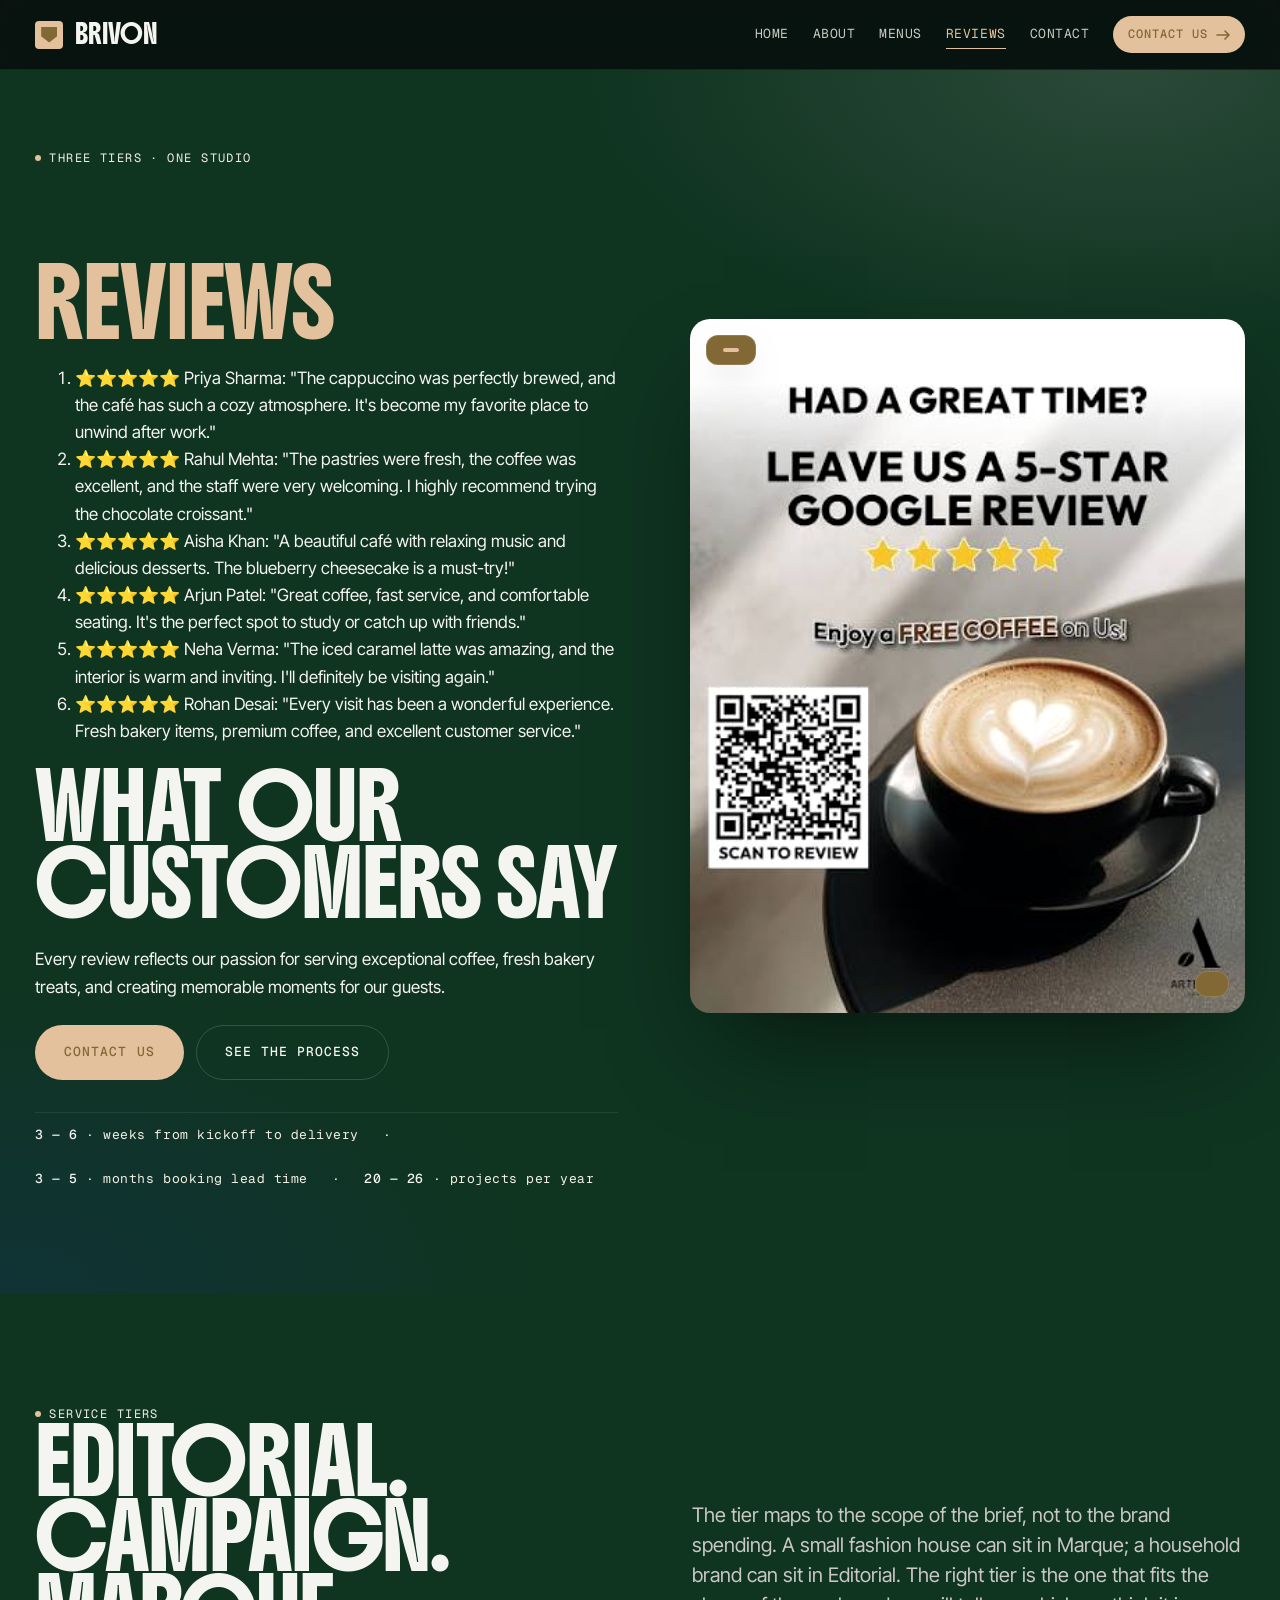
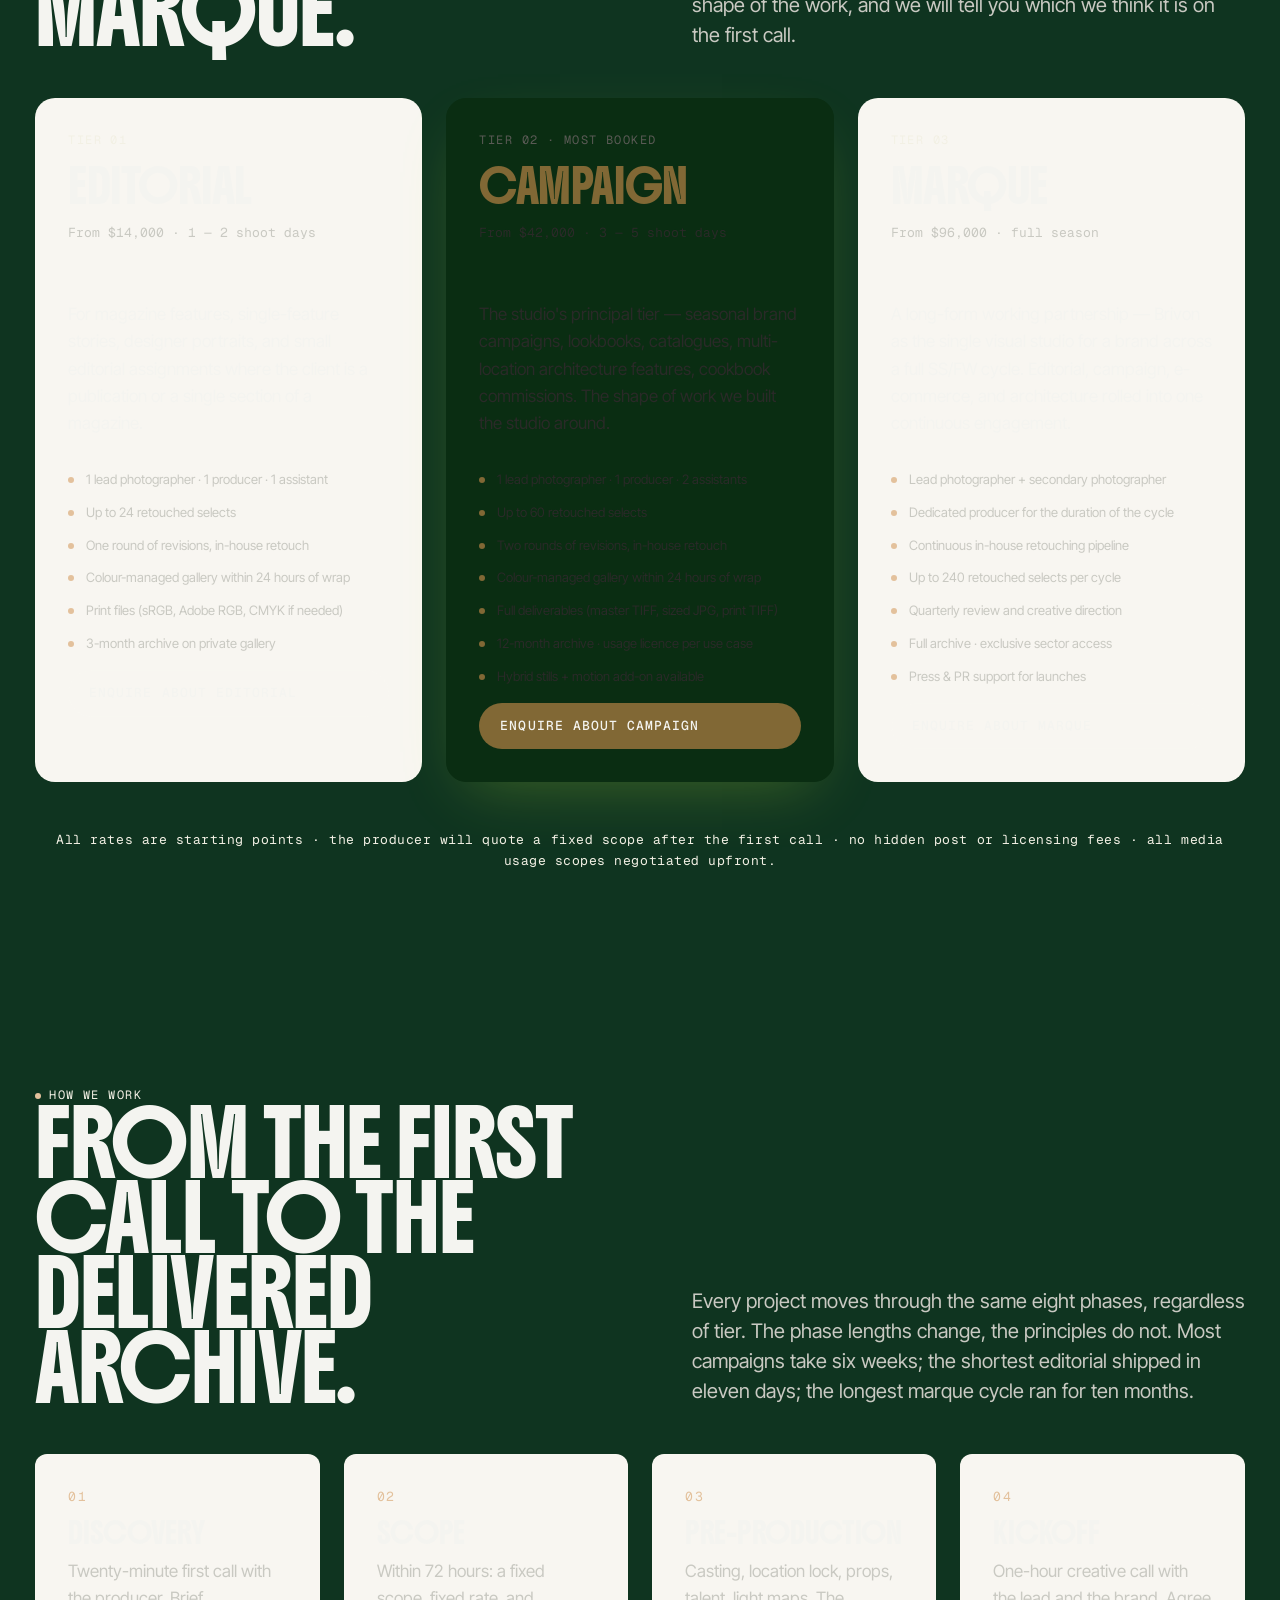
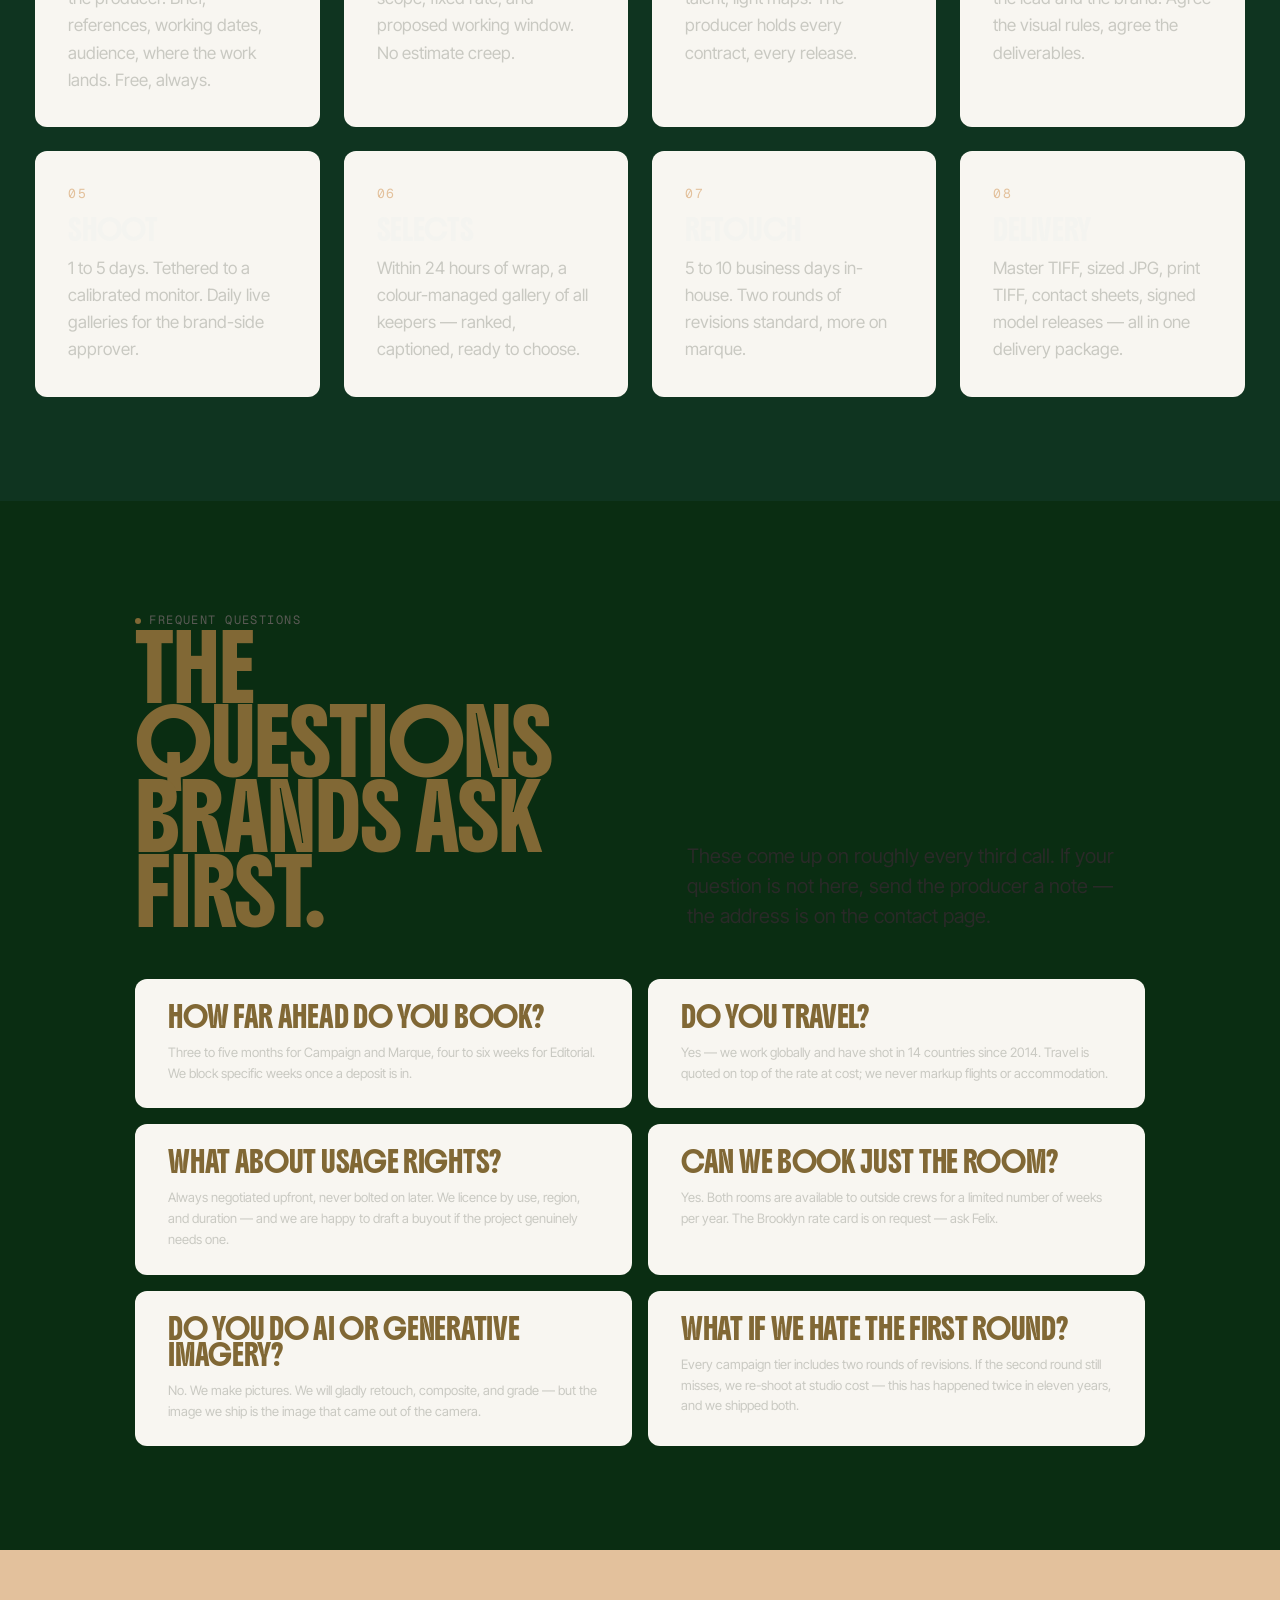
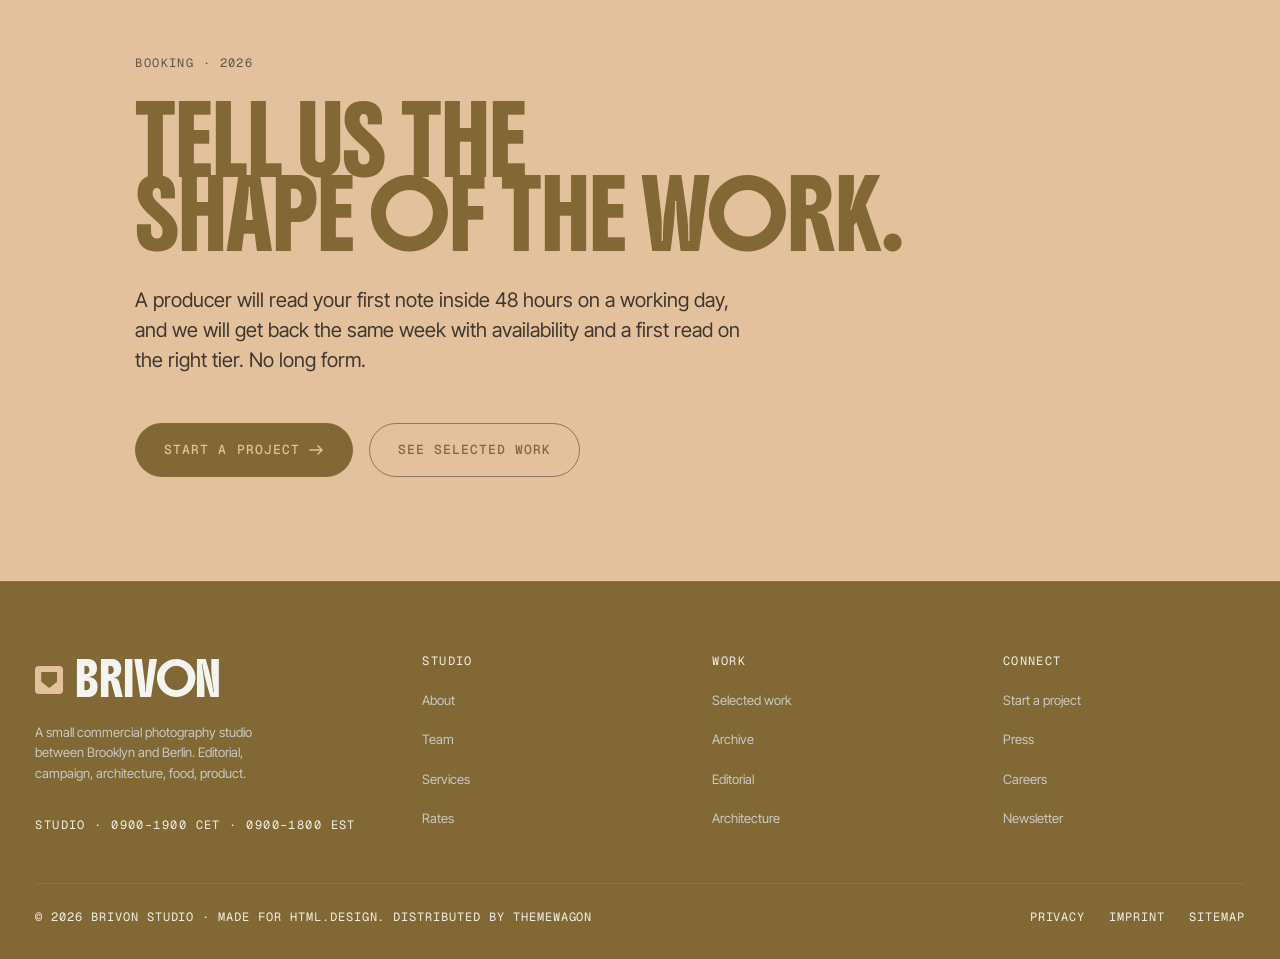
<file: Brivon-1.0.0/services.html>
<!doctype html>
<html lang="en">

<head>
  <meta charset="utf-8" />
  <meta name="viewport" content="width=device-width, initial-scale=1" />
  <title>Brivon · Services &amp; Rates — Photography Studio HTML Template</title>
  <meta name="description"
    content="Brivon's three-tier service offering — Editorial, Campaign, and Marque — with full process, rates, and FAQ. Booking three to five months ahead for 2026 campaigns." />
  <link rel="preconnect" href="https://fonts.googleapis.com" />
  <link rel="preconnect" href="https://fonts.gstatic.com" crossorigin />
  <link rel="stylesheet"
    href="https://fonts.googleapis.com/css2?family=Boldonse&family=Inter+Tight:wght@400;500;600;700&family=Geist+Mono:wght@400;500&display=swap" />
  <link rel="stylesheet" href="assets/css/styles.css" />
</head>

<body>
  <a class="skip-link" href="#main">Skip to content</a>

  <header class="site-header">
    <div class="container container--wide">
      <nav class="nav" aria-label="Primary">
        <a class="brand" href="index.html"><span class="brand-mark" aria-hidden="true"></span> Brivon</a>
        <div class="nav-links" role="navigation">
          <a href="index.html">Home</a>
          <a href="work.html">About</a>
          <a href="studio.html">Menus</a>
          <a href="services.html" aria-current="page">Reviews</a>
          <a href="contact.html">Contact</a>
        </div>
        <div class="nav-cta-row">
          <a href="contact.html" class="btn btn--primary btn--sm">Contact us
            <svg class="arrow" width="14" height="10" viewBox="0 0 14 10" fill="none" aria-hidden="true">
              <path d="M1 5h12m0 0L9 1m4 4L9 9" stroke="currentColor" stroke-width="1.6" stroke-linecap="round"
                stroke-linejoin="round" />
            </svg>
          </a>
          <button class="nav-toggle" aria-label="Open menu" aria-expanded="false" aria-controls="mobile-drawer"><span
              aria-hidden="true"></span></button>
        </div>
      </nav>
    </div>
  </header>

  <div class="mobile-drawer" id="mobile-drawer" aria-hidden="true">
    <button class="drawer-close" aria-label="Close menu">Close</button>
    <a href="index.html">Home</a>
    <a href="work.html">About</a>
    <a href="studio.html">Menus</a>
    <a href="services.html">Reviews</a>
    <a href="contact.html">Contact</a>
  </div>

  <main id="main">

    <!-- Hero -->
    <section class="hero">
      <div class="container container--wide">
        <div class="hero-grid">
          <div class="hero-text">
            <span class="eyebrow"><span class="dot" aria-hidden="true"></span>Three tiers · One studio</span>
            <h1 class="hero-headline">
              <br />
              <span class="lime">REVIEWS</span><br />
            </h1>
            <p class="hero-sub">
              <ol>
                <li>⭐⭐⭐⭐⭐ Priya Sharma: "The cappuccino was perfectly brewed, and the café has such a cozy atmosphere. It's become my favorite place to unwind after work."</li>
                <li>⭐⭐⭐⭐⭐ Rahul Mehta: "The pastries were fresh, the coffee was excellent, and the staff were very welcoming. I highly recommend trying the chocolate croissant."</li>
                <li>⭐⭐⭐⭐⭐ Aisha Khan: "A beautiful café with relaxing music and delicious desserts. The blueberry cheesecake is a must-try!"</li>
                <li>⭐⭐⭐⭐⭐ Arjun Patel: "Great coffee, fast service, and comfortable seating. It's the perfect spot to study or catch up with friends."</li>
                <li>⭐⭐⭐⭐⭐ Neha Verma: "The iced caramel latte was amazing, and the interior is warm and inviting. I'll definitely be visiting again."</li>
                <li>⭐⭐⭐⭐⭐ Rohan Desai: "Every visit has been a wonderful experience. Fresh bakery items, premium coffee, and excellent customer service."</li>
              </ol>
              <h2 class="section-headline">What Our Customers Say</h2>
              <p class="section-sub">
                Every review reflects our passion for serving exceptional coffee, fresh bakery treats, and creating memorable moments for our guests.
              </p>
            </p>
            <div class="hero-cta-row">
              <a class="btn btn--primary btn--lg" href="#rates">Contact us</a>
              <a class="btn btn--ghost btn--lg" href="#process">See the process</a>
            </div>
            <div class="hero-meta">
              <span><strong>3 — 6</strong> · weeks from kickoff to delivery</span>
              <span aria-hidden="true">·</span>
              <span><strong>3 — 5</strong> · months booking lead time</span>
              <span aria-hidden="true">·</span>
              <span><strong>20 — 26</strong> · projects per year</span>
            </div>
          </div>
          <div class="hero-media">
            <img src="assets/img/services-hero.jpg"
              alt="A printed contact sheet of 12 medium-format frames laid out on a working table next to a calibrated monitor, the contact sheet marked with grease pencil." />
            <div class="floating-tag ft-top">
              <span class="pill"></span>
              
            </div>
            <div class="floating-tag ft-bottom">
              
            </div>
          </div>
        </div>
      </div>
    </section>

    <!-- Tiers -->
    <section id="rates">
      <div class="container container--wide">
        <div class="section-head">
          <div>
            <span class="eyebrow"><span class="dot" aria-hidden="true"></span>Service tiers</span>
            <h2>Editorial. Campaign.<br />Marque.</h2>
          </div>
          <p class="lede">
            The tier maps to the scope of the brief, not to the brand spending. A small fashion house can sit in Marque;
            a household brand can sit in Editorial. The right tier is the one that fits the shape of the work, and we
            will tell you which we think it is on the first call.
          </p>
        </div>

        <div class="tier-grid">
          <article class="tier-card">
            <span class="label">Tier 01</span>
            <h3>Editorial</h3>
            <span class="tier-meta">From $14,000 · 1 — 2 shoot days</span>
            <hr class="tier-divider" />
            <p>For magazine features, single-feature stories, designer portraits, and small editorial assignments where
              the client is a publication or a single section of a magazine.</p>
            <ul class="tier-list">
              <li>1 lead photographer · 1 producer · 1 assistant</li>
              <li>Up to 24 retouched selects</li>
              <li>One round of revisions, in-house retouch</li>
              <li>Colour-managed gallery within 24 hours of wrap</li>
              <li>Print files (sRGB, Adobe RGB, CMYK if needed)</li>
              <li>3-month archive on private gallery</li>
            </ul>
            <a class="btn btn--ghost" href="contact.html">Enquire about editorial</a>
          </article>

          <article class="tier-card featured">
            <span class="label">Tier 02 · most booked</span>
            <h3>Campaign</h3>
            <span class="tier-meta">From $42,000 · 3 — 5 shoot days</span>
            <hr class="tier-divider" />
            <p>The studio's principal tier — seasonal brand campaigns, lookbooks, catalogues, multi-location
              architecture features, cookbook commissions. The shape of work we built the studio around.</p>
            <ul class="tier-list">
              <li>1 lead photographer · 1 producer · 2 assistants</li>
              <li>Up to 60 retouched selects</li>
              <li>Two rounds of revisions, in-house retouch</li>
              <li>Colour-managed gallery within 24 hours of wrap</li>
              <li>Full deliverables (master TIFF, sized JPG, print TIFF)</li>
              <li>12-month archive · usage licence per use case</li>
              <li>Hybrid stills + motion add-on available</li>
            </ul>
            <a class="btn btn--dark" href="contact.html">Enquire about campaign</a>
          </article>

          <article class="tier-card">
            <span class="label">Tier 03</span>
            <h3>Marque</h3>
            <span class="tier-meta">From $96,000 · full season</span>
            <hr class="tier-divider" />
            <p>A long-form working partnership — Brivon as the single visual studio for a brand across a full SS/FW
              cycle. Editorial, campaign, e-commerce, and architecture rolled into one continuous engagement.</p>
            <ul class="tier-list">
              <li>Lead photographer + secondary photographer</li>
              <li>Dedicated producer for the duration of the cycle</li>
              <li>Continuous in-house retouching pipeline</li>
              <li>Up to 240 retouched selects per cycle</li>
              <li>Quarterly review and creative direction</li>
              <li>Full archive · exclusive sector access</li>
              <li>Press &amp; PR support for launches</li>
            </ul>
            <a class="btn btn--ghost" href="contact.html">Enquire about marque</a>
          </article>
        </div>

        <p class="mono" style="text-align: center; color: var(--fg-mute); margin-top: var(--space-7);">
          All rates are starting points · the producer will quote a fixed scope after the first call · no hidden post or
          licensing fees · all media usage scopes negotiated upfront.
        </p>
      </div>
    </section>

    <!-- Process -->
    <section id="process">
      <div class="container container--wide">
        <div class="section-head">
          <div>
            <span class="eyebrow"><span class="dot" aria-hidden="true"></span>How we work</span>
            <h2>From the first<br />call to the<br />delivered archive.</h2>
          </div>
          <p class="lede">
            Every project moves through the same eight phases, regardless of tier. The phase lengths change, the
            principles do not. Most campaigns take six weeks; the shortest editorial shipped in eleven days; the longest
            marque cycle ran for ten months.
          </p>
        </div>

        <div class="process-grid">
          <article class="process-card">
            <h3>Discovery</h3>
            <p>Twenty-minute first call with the producer. Brief, references, working dates, audience, where the work
              lands. Free, always.</p>
          </article>
          <article class="process-card">
            <h3>Scope</h3>
            <p>Within 72 hours: a fixed scope, fixed rate, and proposed working window. No estimate creep.</p>
          </article>
          <article class="process-card">
            <h3>Pre-production</h3>
            <p>Casting, location lock, props, talent, light maps. The producer holds every contract, every release.</p>
          </article>
          <article class="process-card">
            <h3>Kickoff</h3>
            <p>One-hour creative call with the lead and the brand. Agree the visual rules, agree the deliverables.</p>
          </article>
          <article class="process-card">
            <h3>Shoot</h3>
            <p>1 to 5 days. Tethered to a calibrated monitor. Daily live galleries for the brand-side approver.</p>
          </article>
          <article class="process-card">
            <h3>Selects</h3>
            <p>Within 24 hours of wrap, a colour-managed gallery of all keepers — ranked, captioned, ready to choose.
            </p>
          </article>
          <article class="process-card">
            <h3>Retouch</h3>
            <p>5 to 10 business days in-house. Two rounds of revisions standard, more on marque.</p>
          </article>
          <article class="process-card">
            <h3>Delivery</h3>
            <p>Master TIFF, sized JPG, print TIFF, contact sheets, signed model releases — all in one delivery package.
            </p>
          </article>
        </div>
      </div>
    </section>

    <!-- FAQ -->
    <section class="tile-section">
      <div class="container container--narrow">
        <div class="section-head">
          <div>
            <span class="eyebrow eyebrow--on-tile"><span class="dot" aria-hidden="true"></span>Frequent questions</span>
            <h2>The questions<br />brands ask first.</h2>
          </div>
          <p class="lede">
            These come up on roughly every third call. If your question is not here, send the producer a note — the
            address is on the contact page.
          </p>
        </div>

        <div class="faq-grid">
          <div class="faq-card">
            <h3>How far ahead do you book?</h3>
            <p>Three to five months for Campaign and Marque, four to six weeks for Editorial. We block specific weeks
              once a deposit is in.</p>
          </div>
          <div class="faq-card">
            <h3>Do you travel?</h3>
            <p>Yes — we work globally and have shot in 14 countries since 2014. Travel is quoted on top of the rate at
              cost; we never markup flights or accommodation.</p>
          </div>
          <div class="faq-card">
            <h3>What about usage rights?</h3>
            <p>Always negotiated upfront, never bolted on later. We licence by use, region, and duration — and we are
              happy to draft a buyout if the project genuinely needs one.</p>
          </div>
          <div class="faq-card">
            <h3>Can we book just the room?</h3>
            <p>Yes. Both rooms are available to outside crews for a limited number of weeks per year. The Brooklyn rate
              card is on request — ask Felix.</p>
          </div>
          <div class="faq-card">
            <h3>Do you do AI or generative imagery?</h3>
            <p>No. We make pictures. We will gladly retouch, composite, and grade — but the image we ship is the image
              that came out of the camera.</p>
          </div>
          <div class="faq-card">
            <h3>What if we hate the first round?</h3>
            <p>Every campaign tier includes two rounds of revisions. If the second round still misses, we re-shoot at
              studio cost — this has happened twice in eleven years, and we shipped both.</p>
          </div>
        </div>
      </div>
    </section>

    <!-- Closing -->
    <section class="closing-cta">
      <div class="container container--narrow">
        <span class="label" style="color: rgba(10,10,12,0.6);">Booking · 2026</span>
        <h2>Tell us the<br />shape of the work.</h2>
        <p class="lede">
          A producer will read your first note inside 48 hours on a working day, and we will get back the same week with
          availability and a first read on the right tier. No long form.
        </p>
        <div class="cta-row">
          <a class="btn btn--dark btn--lg" href="contact.html">Start a project
            <svg class="arrow" width="16" height="10" viewBox="0 0 14 10" fill="none" aria-hidden="true">
              <path d="M1 5h12m0 0L9 1m4 4L9 9" stroke="currentColor" stroke-width="1.6" stroke-linecap="round"
                stroke-linejoin="round" />
            </svg>
          </a>
          <a class="btn btn--ghost btn--lg" href="work.html">See selected work</a>
        </div>
      </div>
    </section>

  </main>

  <footer class="site-footer">
    <div class="container container--wide">
      <div class="footer-top">
        <div class="footer-brand">
          <span class="brand"><span class="brand-mark" aria-hidden="true"></span> Brivon</span>
          <p>A small commercial photography studio between Brooklyn and Berlin. Editorial, campaign, architecture, food,
            product.</p>
          <span class="label">Studio · 0900–1900 CET · 0900–1800 EST</span>
        </div>
        <div>
          <h4>Studio</h4>
          <ul>
            <li><a href="studio.html">About</a></li>
            <li><a href="studio.html#team">Team</a></li>
            <li><a href="services.html">Services</a></li>
            <li><a href="services.html#rates">Rates</a></li>
          </ul>
        </div>
        <div>
          <h4>Work</h4>
          <ul>
            <li><a href="work.html">Selected work</a></li>
            <li><a href="work.html#archive">Archive</a></li>
            <li><a href="work.html#editorial">Editorial</a></li>
            <li><a href="work.html#architecture">Architecture</a></li>
          </ul>
        </div>
        <div>
          <h4>Connect</h4>
          <ul>
            <li><a href="contact.html">Start a project</a></li>
            <li><a href="contact.html#press">Press</a></li>
            <li><a href="contact.html#careers">Careers</a></li>
            <li><a href="#">Newsletter</a></li>
          </ul>
        </div>
      </div>
      <div class="footer-bottom">
        <span>© 2026 Brivon Studio · Made for html.design. Distributed by <a href="https://themewagon.com/"
            target="_blank">ThemeWagon</a></span>
        <div class="footer-meta-links">
          <a href="#">Privacy</a>
          <a href="#">Imprint</a>
          <a href="#">Sitemap</a>
        </div>
      </div>
    </div>
  </footer>

  <script src="assets/js/site.js" defer></script>
</body>

</html>
</file>
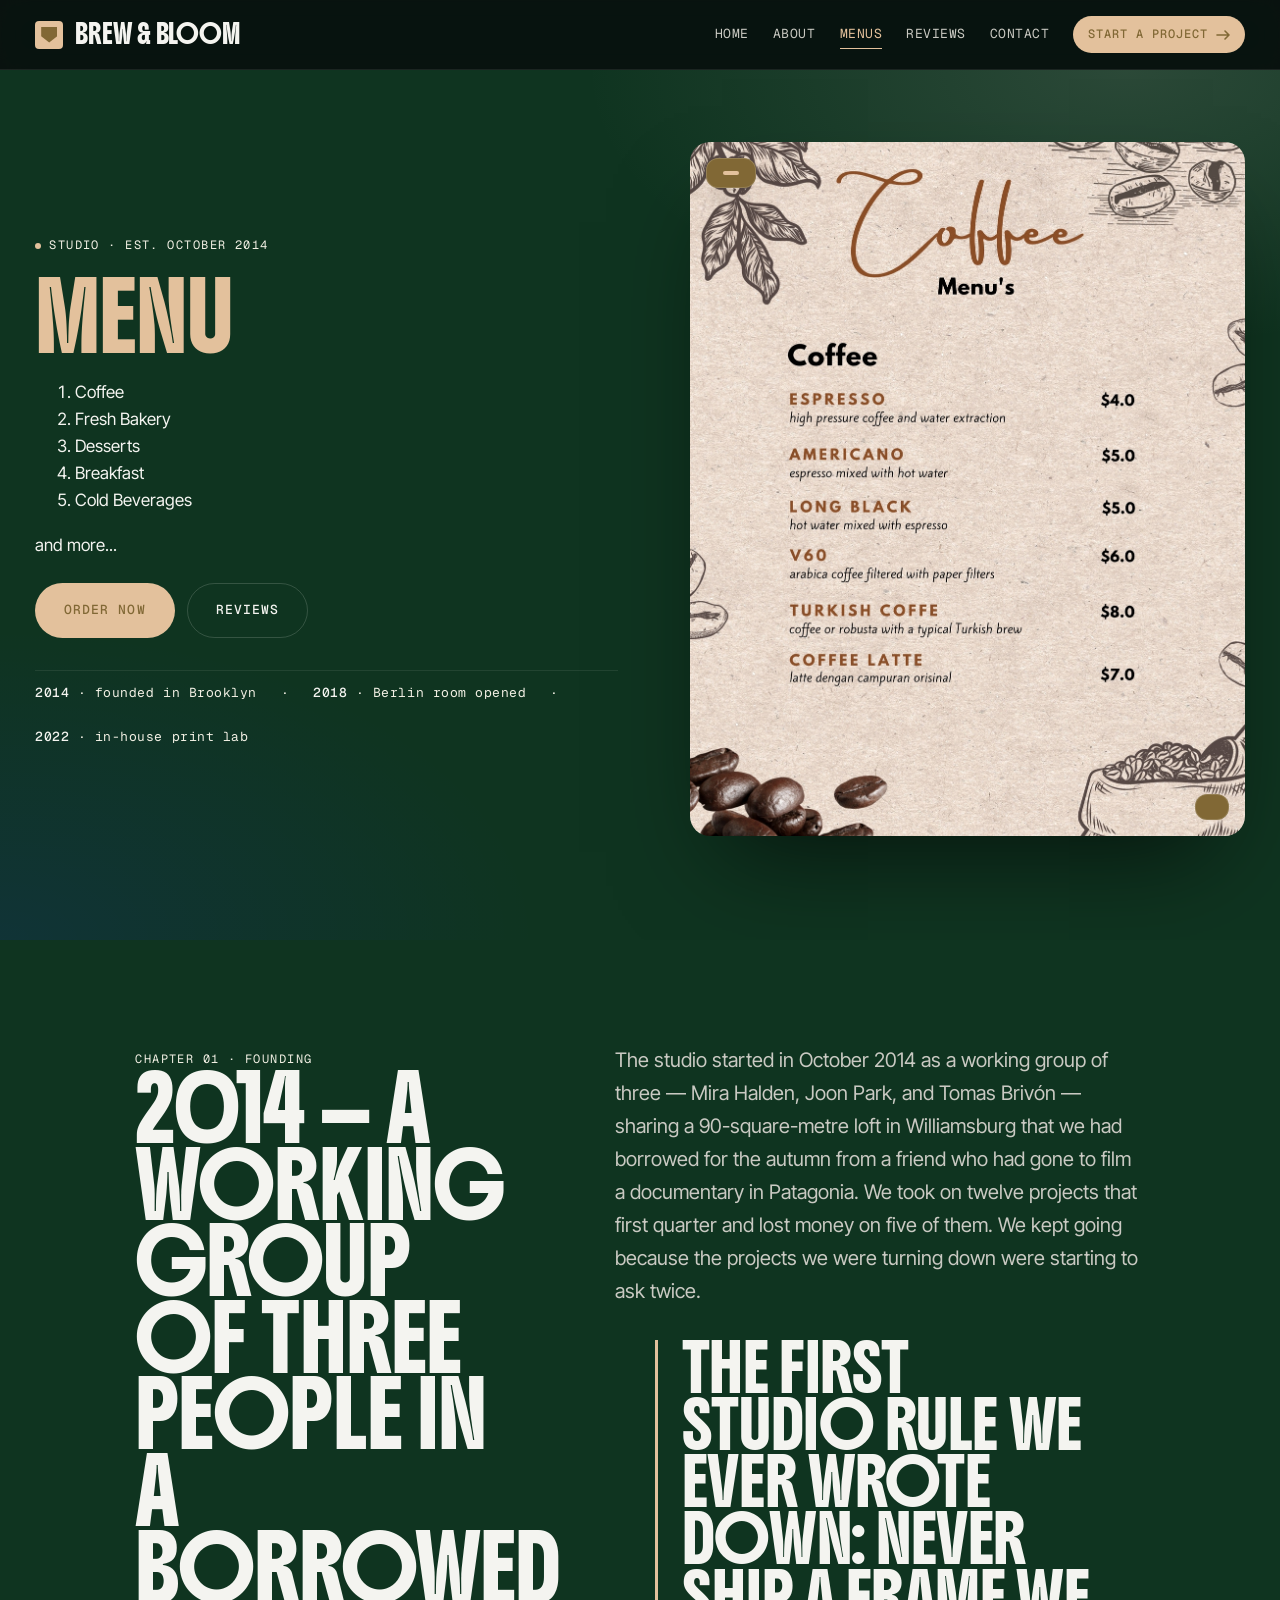
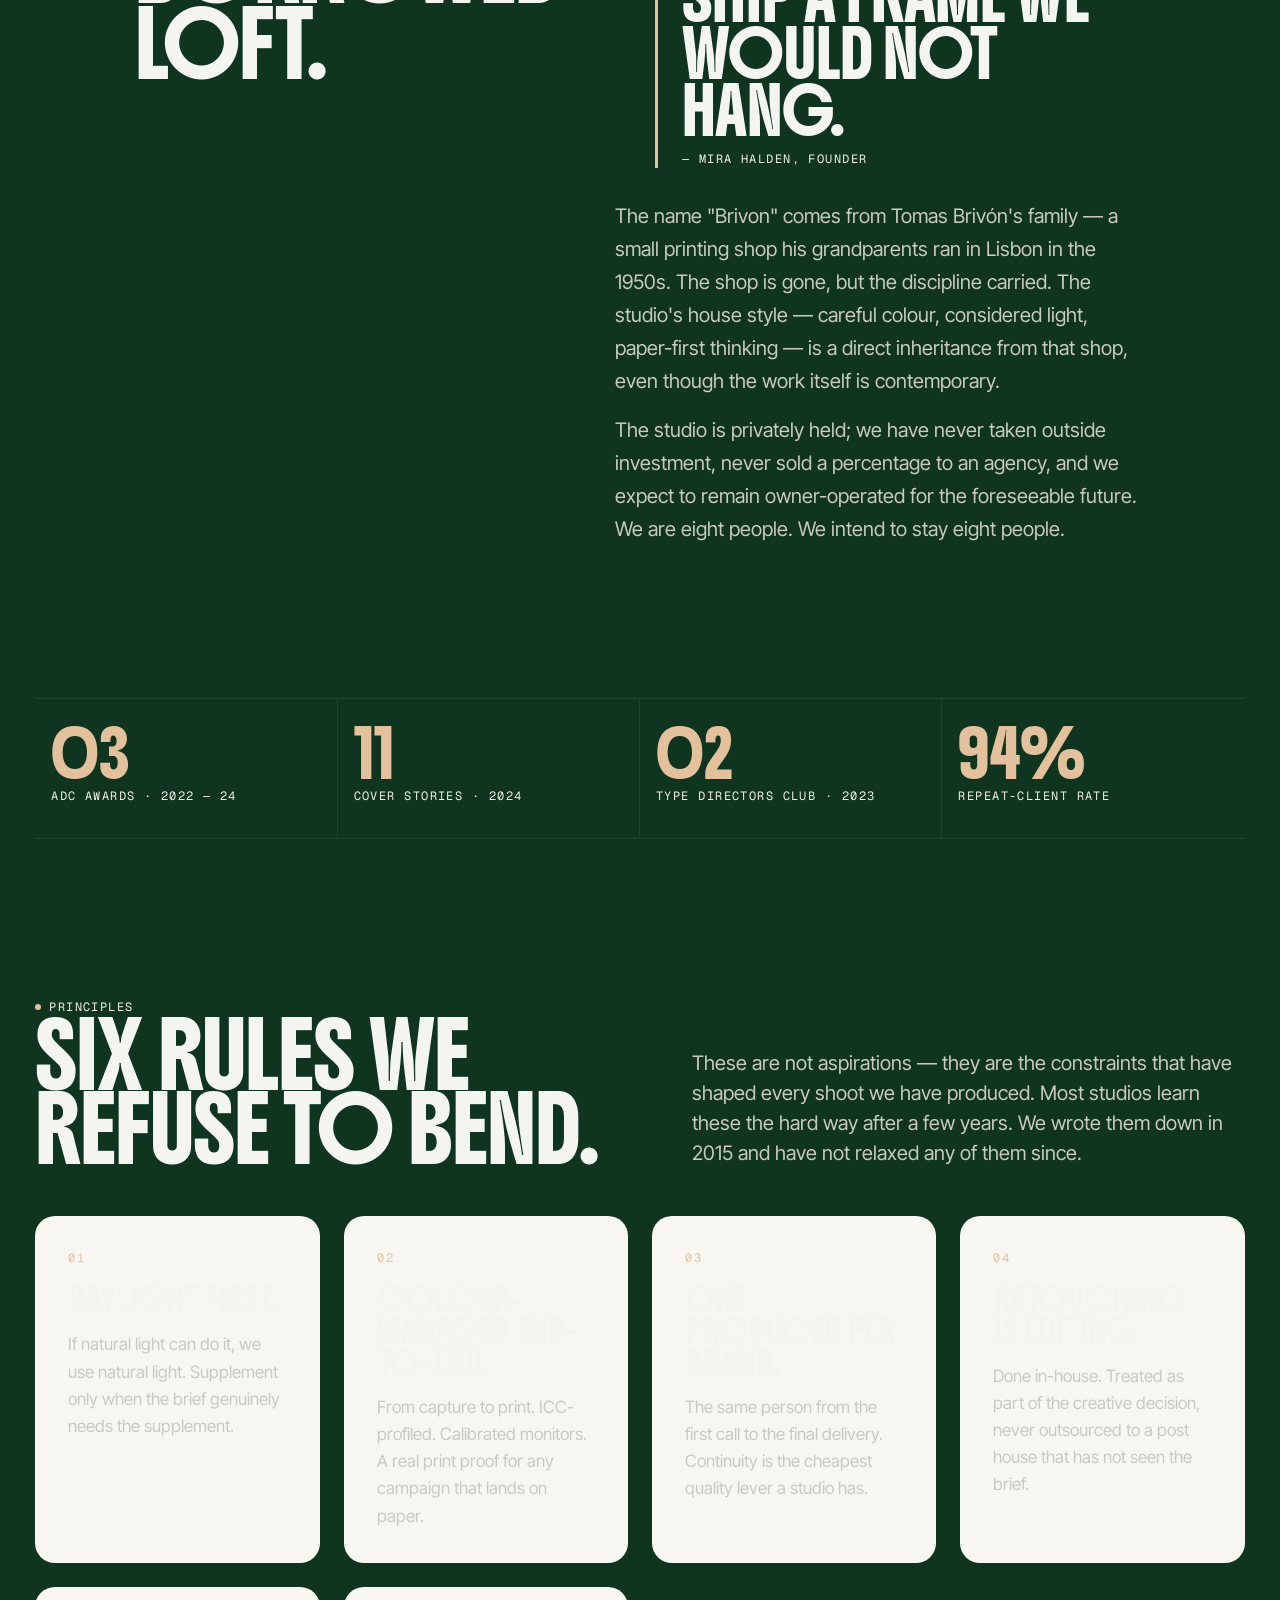
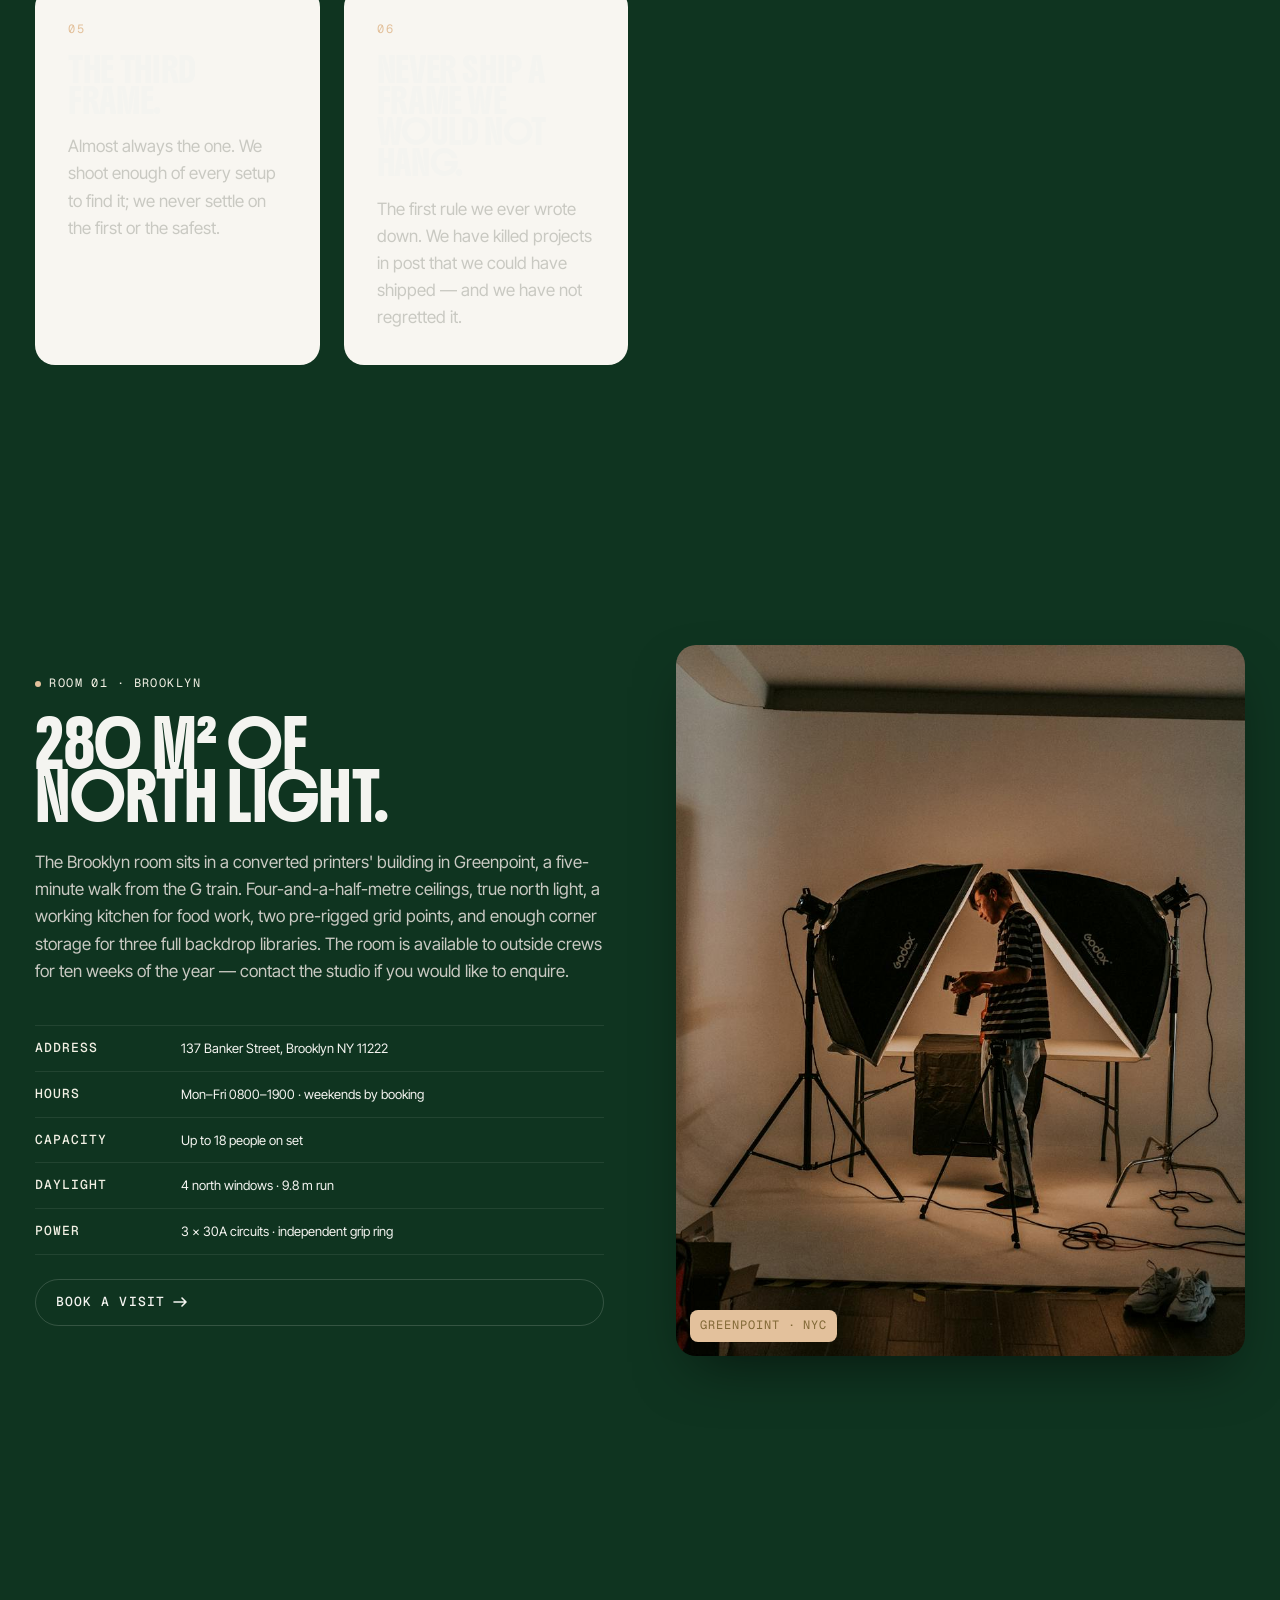
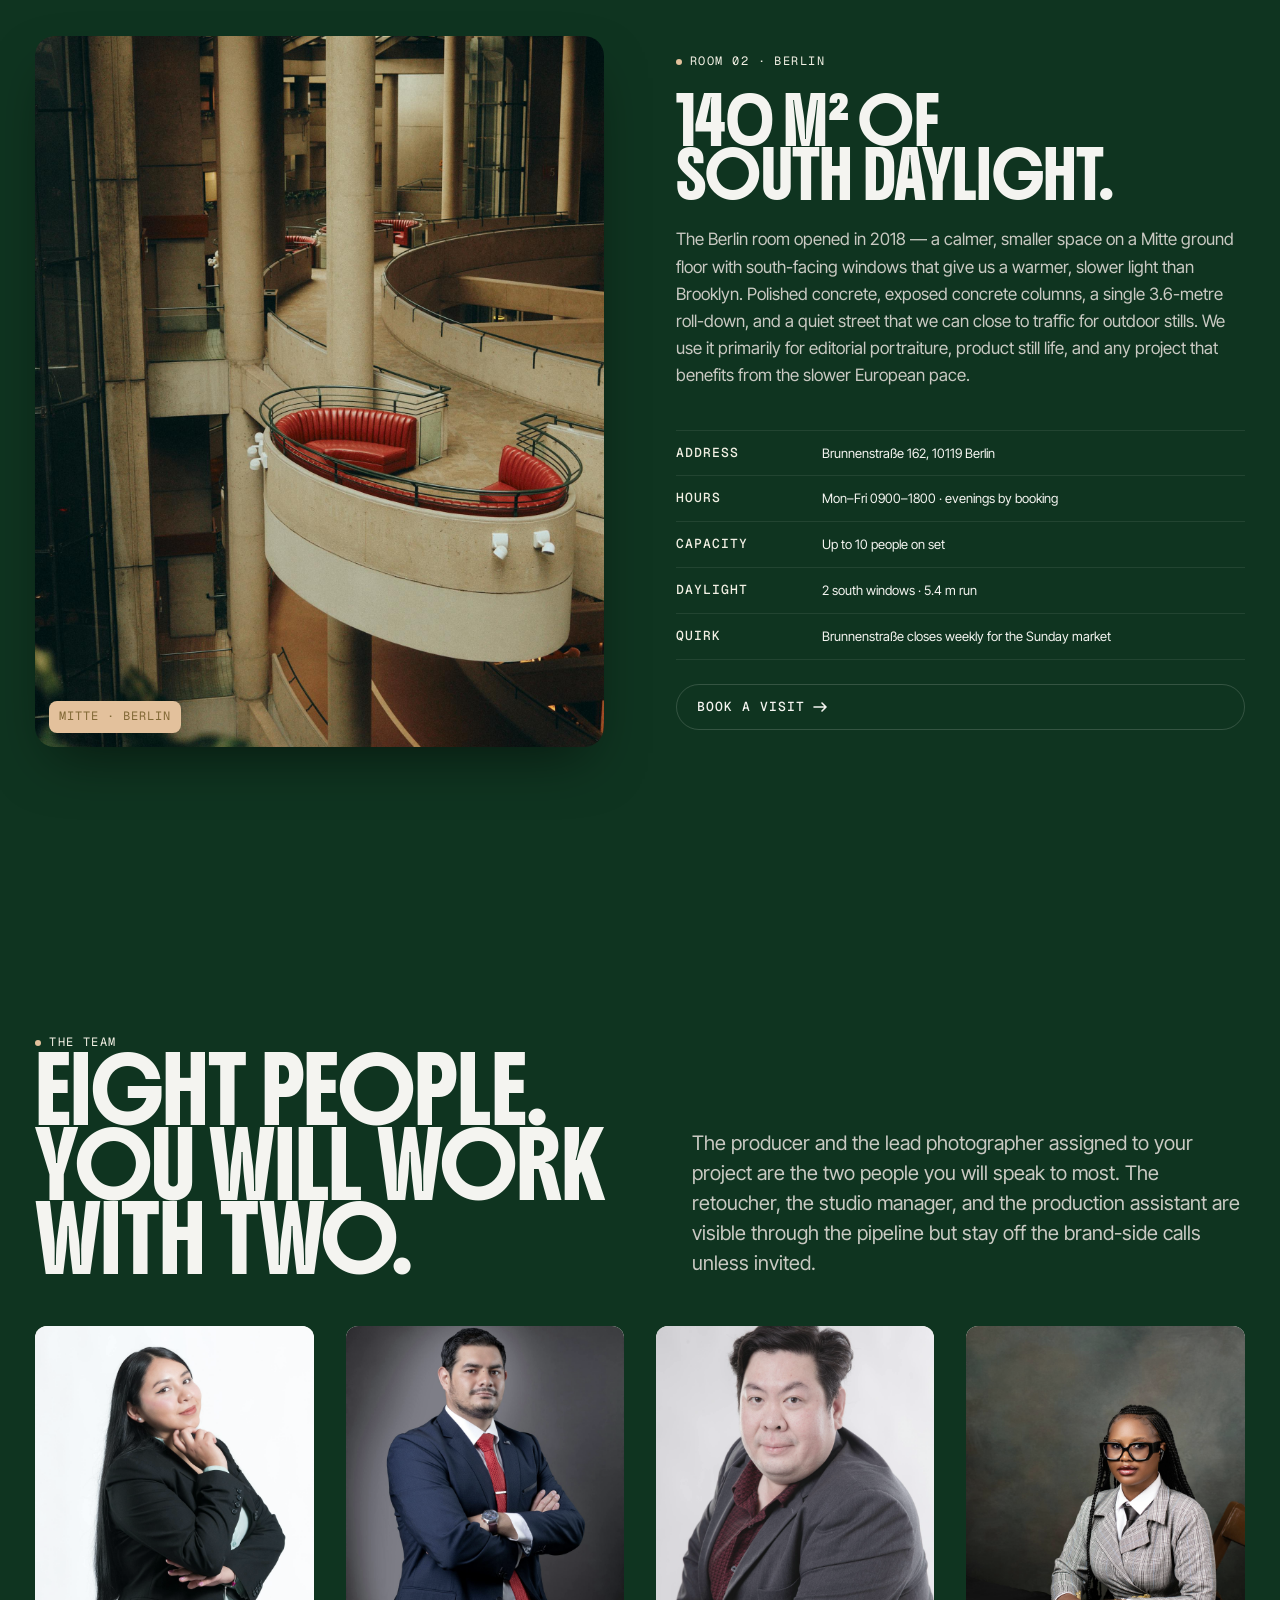
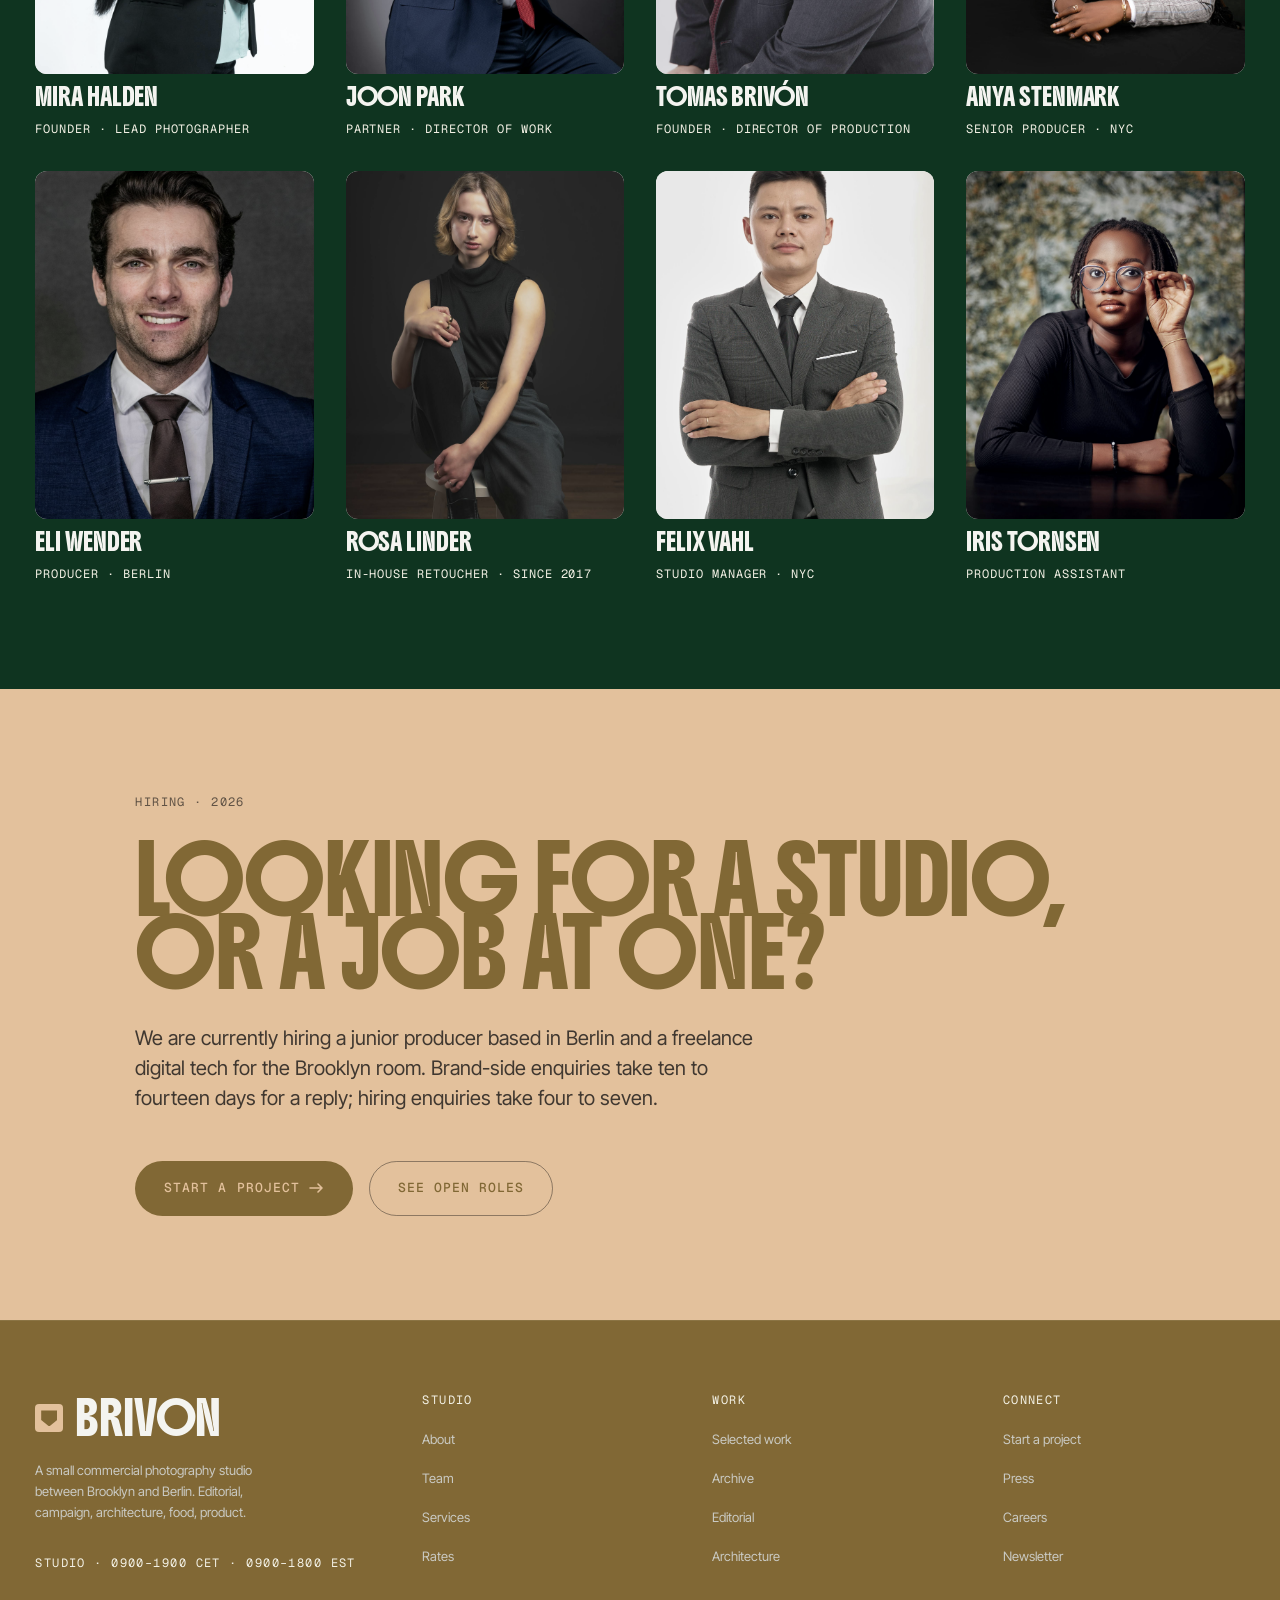
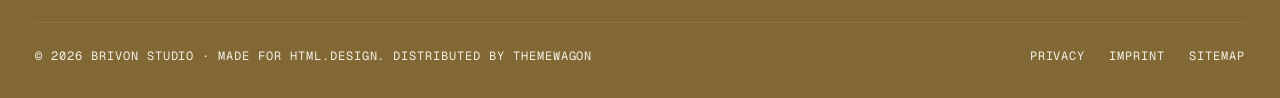
<file: Brivon-1.0.0/studio.html>
<!doctype html>
<html lang="en">

<head>
  <meta charset="utf-8" />
  <meta name="viewport" content="width=device-width, initial-scale=1" />
  <title>Brivon · The Studio — Photography Studio HTML Template</title>
  <meta name="description"
    content="The Brivon studio — founded in 2014, working out of Brooklyn and Berlin, eight people on staff, in-house retoucher, full grip and capture pipeline. About, team, principles, awards." />
  <link rel="preconnect" href="https://fonts.googleapis.com" />
  <link rel="preconnect" href="https://fonts.gstatic.com" crossorigin />
  <link rel="stylesheet"
    href="https://fonts.googleapis.com/css2?family=Boldonse&family=Inter+Tight:wght@400;500;600;700&family=Geist+Mono:wght@400;500&display=swap" />
  <link rel="stylesheet" href="assets/css/styles.css" />
</head>

<body>
  <a class="skip-link" href="#main">Skip to content</a>

  <header class="site-header">
    <div class="container container--wide">
      <nav class="nav" aria-label="Primary">
        <a class="brand" href="index.html"><span class="brand-mark" aria-hidden="true"></span> Brew & Bloom</a>
        <div class="nav-links" role="navigation">
          <a href="index.html">Home</a>
          <a href="work.html">About</a>
          <a href="studio.html" aria-current="page">Menus</a>
          <a href="services.html">Reviews</a>
          <a href="contact.html">Contact</a>
        </div>
        <div class="nav-cta-row">
          <a href="contact.html" class="btn btn--primary btn--sm">Start a project
            <svg class="arrow" width="14" height="10" viewBox="0 0 14 10" fill="none" aria-hidden="true">
              <path d="M1 5h12m0 0L9 1m4 4L9 9" stroke="currentColor" stroke-width="1.6" stroke-linecap="round"
                stroke-linejoin="round" />
            </svg>
          </a>
          <button class="nav-toggle" aria-label="Open menu" aria-expanded="false" aria-controls="mobile-drawer"><span
              aria-hidden="true"></span></button>
        </div>
      </nav>
    </div>
  </header>

  <div class="mobile-drawer" id="mobile-drawer" aria-hidden="true">
    <button class="drawer-close" aria-label="Close menu">Close</button>
    <a href="index.html">Home</a>
    <a href="work.html">About</a>
    <a href="studio.html">Menus</a>
    <a href="services.html">Reviews</a>
    <a href="contact.html">Contact</a>
  </div>

  <main id="main">

    <!-- Hero -->
    <section class="hero">
      <div class="container container--wide">
        <div class="hero-grid">
          <div class="hero-text">
            <span class="eyebrow"><span class="dot" aria-hidden="true"></span>Studio · est. October 2014</span>
            <h1 class="hero-headline">
            
            
            
              <span class="lime">MENU</span>
            </h1>
            <p class="hero-sub">
              <ol>
                <li>Coffee</li>
                <li>Fresh Bakery</li>
                <li>Desserts</li>
                <li>Breakfast</li>
                <li>Cold Beverages</li>
              </ol>
              and more...
            </p>
            <div class="hero-cta-row">
              <a class="btn btn--primary btn--lg" href="#team">Order Now</a>
              <a class="btn btn--ghost btn--lg" href="contact.html">Reviews</a>
            </div>
            <div class="hero-meta">
              <span><strong>2014</strong> · founded in Brooklyn</span>
              <span aria-hidden="true">·</span>
              <span><strong>2018</strong> · Berlin room opened</span>
              <span aria-hidden="true">·</span>
              <span><strong>2022</strong> · in-house print lab</span>
            </div>
          </div>
          <div class="hero-media">
            <img src="assets/img/studio-hero.jpg"
              alt="The Brooklyn studio with a tall north window, a rolled grey seamless, and two stylists steaming a garment on a rolling rack." />
            <div class="floating-tag ft-top">
              <span class="pill"></span>
              
            </div>
            <div class="floating-tag ft-bottom">
            
            </div>
          </div>
        </div>
      </div>
    </section>

    <!-- Founding chapter -->
    <section class="chapter">
      <div class="container container--narrow">
        <div class="chapter-grid">
          <div>
            <span class="label">Chapter 01 · founding</span>
            <h2>2014 — a working group<br />of three people in<br />a borrowed loft.</h2>
          </div>
          <div class="chapter-body">
            <p>
              The studio started in October 2014 as a working group of three — Mira Halden, Joon Park, and Tomas Brivón
              — sharing a 90-square-metre loft in Williamsburg that we had borrowed for the autumn from a friend who had
              gone to film a documentary in Patagonia. We took on twelve projects that first quarter and lost money on
              five of them. We kept going because the projects we were turning down were starting to ask twice.
            </p>
            <blockquote class="pull-quote">
              The first studio rule we ever wrote down: never ship a frame we would not hang.
              <cite>— Mira Halden, founder</cite>
            </blockquote>
            <p>
              The name "Brivon" comes from Tomas Brivón's family — a small printing shop his grandparents ran in Lisbon
              in the 1950s. The shop is gone, but the discipline carried. The studio's house style — careful colour,
              considered light, paper-first thinking — is a direct inheritance from that shop, even though the work
              itself is contemporary.
            </p>
            <p>
              The studio is privately held; we have never taken outside investment, never sold a percentage to an
              agency, and we expect to remain owner-operated for the foreseeable future. We are eight people. We intend
              to stay eight people.
            </p>
          </div>
        </div>
      </div>
    </section>

    <!-- Awards strip -->
    <section class="compact">
      <div class="container container--wide">
        <div class="awards-strip">
          <div class="award-cell">
            <div class="award-num">03</div>
            <div class="award-label">ADC Awards · 2022 — 24</div>
          </div>
          <div class="award-cell">
            <div class="award-num">11</div>
            <div class="award-label">Cover stories · 2024</div>
          </div>
          <div class="award-cell">
            <div class="award-num">02</div>
            <div class="award-label">Type Directors Club · 2023</div>
          </div>
          <div class="award-cell">
            <div class="award-num">94%</div>
            <div class="award-label">Repeat-client rate</div>
          </div>
        </div>
      </div>
    </section>

    <!-- Principles (cap-bento reuse) -->
    <section>
      <div class="container container--wide">
        <div class="section-head">
          <div>
            <span class="eyebrow"><span class="dot" aria-hidden="true"></span>Principles</span>
            <h2>Six rules we<br />refuse to bend.</h2>
          </div>
          <p class="lede">
            These are not aspirations — they are the constraints that have shaped every shoot we have produced. Most
            studios learn these the hard way after a few years. We wrote them down in 2015 and have not relaxed any of
            them since.
          </p>
        </div>

        <div class="cap-bento">
          <article class="cap-card cap-card--std">
            <span class="cap-num">01</span>
            <h3>Daylight first.</h3>
            <p>If natural light can do it, we use natural light. Supplement only when the brief genuinely needs the
              supplement.</p>
          </article>

          <article class="cap-card cap-card--std">
            <span class="cap-num">02</span>
            <h3>Colour-managed end-to-end.</h3>
            <p>From capture to print. ICC-profiled. Calibrated monitors. A real print proof for any campaign that lands
              on paper.</p>
          </article>

          <article class="cap-card cap-card--std">
            <span class="cap-num">03</span>
            <h3>One producer per brand.</h3>
            <p>The same person from the first call to the final delivery. Continuity is the cheapest quality lever a
              studio has.</p>
          </article>

          <article class="cap-card cap-card--std">
            <span class="cap-num">04</span>
            <h3>Retouching is editing.</h3>
            <p>Done in-house. Treated as part of the creative decision, never outsourced to a post house that has not
              seen the brief.</p>
          </article>

          <article class="cap-card cap-card--std">
            <span class="cap-num">05</span>
            <h3>The third frame.</h3>
            <p>Almost always the one. We shoot enough of every setup to find it; we never settle on the first or the
              safest.</p>
          </article>

          <article class="cap-card cap-card--std">
            <span class="cap-num">06</span>
            <h3>Never ship a frame we<br />would not hang.</h3>
            <p>The first rule we ever wrote down. We have killed projects in post that we could have shipped — and we
              have not regretted it.</p>
          </article>
        </div>
      </div>
    </section>

    <!-- Split: rooms -->
    <section class="snug">
      <div class="container container--wide">
        <div class="split">
          <div class="split-text">
            <span class="eyebrow"><span class="dot" aria-hidden="true"></span>Room 01 · Brooklyn</span>
            <h2>280 m² of<br />north light.</h2>
            <p>
              The Brooklyn room sits in a converted printers' building in Greenpoint, a five-minute walk from the G
              train. Four-and-a-half-metre ceilings, true north light, a working kitchen for food work, two pre-rigged
              grid points, and enough corner storage for three full backdrop libraries. The room is available to outside
              crews for ten weeks of the year — contact the studio if you would like to enquire.
            </p>
            <ul class="split-fact-list">
              <li><b>Address</b><span>137 Banker Street, Brooklyn NY 11222</span></li>
              <li><b>Hours</b><span>Mon–Fri 0800–1900 · weekends by booking</span></li>
              <li><b>Capacity</b><span>Up to 18 people on set</span></li>
              <li><b>Daylight</b><span>4 north windows · 9.8 m run</span></li>
              <li><b>Power</b><span>3 × 30A circuits · independent grip ring</span></li>
            </ul>
            <a class="btn btn--ghost" href="contact.html">Book a visit
              <svg class="arrow" width="14" height="10" viewBox="0 0 14 10" fill="none" aria-hidden="true">
                <path d="M1 5h12m0 0L9 1m4 4L9 9" stroke="currentColor" stroke-width="1.6" stroke-linecap="round"
                  stroke-linejoin="round" />
              </svg>
            </a>
          </div>
          <div class="split-img">
            <img src="assets/img/studio-brooklyn.jpg"
              alt="A wide view of the Brooklyn studio — tall north windows, polished concrete floor, a single grey seamless rolled down at the back wall." />
            <span class="ft-corner">Greenpoint · NYC</span>
          </div>
        </div>
      </div>
    </section>

    <!-- Split: berlin -->
    <section class="snug" style="padding-top: 0;">
      <div class="container container--wide">
        <div class="split split--reverse">
          <div class="split-text">
            <span class="eyebrow"><span class="dot" aria-hidden="true"></span>Room 02 · Berlin</span>
            <h2>140 m² of<br />south daylight.</h2>
            <p>
              The Berlin room opened in 2018 — a calmer, smaller space on a Mitte ground floor with south-facing windows
              that give us a warmer, slower light than Brooklyn. Polished concrete, exposed concrete columns, a single
              3.6-metre roll-down, and a quiet street that we can close to traffic for outdoor stills. We use it
              primarily for editorial portraiture, product still life, and any project that benefits from the slower
              European pace.
            </p>
            <ul class="split-fact-list">
              <li><b>Address</b><span>Brunnenstraße 162, 10119 Berlin</span></li>
              <li><b>Hours</b><span>Mon–Fri 0900–1800 · evenings by booking</span></li>
              <li><b>Capacity</b><span>Up to 10 people on set</span></li>
              <li><b>Daylight</b><span>2 south windows · 5.4 m run</span></li>
              <li><b>Quirk</b><span>Brunnenstraße closes weekly for the Sunday market</span></li>
            </ul>
            <a class="btn btn--ghost" href="contact.html">Book a visit
              <svg class="arrow" width="14" height="10" viewBox="0 0 14 10" fill="none" aria-hidden="true">
                <path d="M1 5h12m0 0L9 1m4 4L9 9" stroke="currentColor" stroke-width="1.6" stroke-linecap="round"
                  stroke-linejoin="round" />
              </svg>
            </a>
          </div>
          <div class="split-img">
            <img src="assets/img/studio-berlin.jpg"
              alt="The Berlin studio room — a quieter space with south-facing windows, concrete columns, and a single grey seamless against the back wall." />
            <span class="ft-corner">Mitte · Berlin</span>
          </div>
        </div>
      </div>
    </section>

    <!-- Team -->
    <section id="team">
      <div class="container container--wide">
        <div class="section-head">
          <div>
            <span class="eyebrow"><span class="dot" aria-hidden="true"></span>The team</span>
            <h2>Eight people.<br />You will work<br />with two.</h2>
          </div>
          <p class="lede">
            The producer and the lead photographer assigned to your project are the two people you will speak to most.
            The retoucher, the studio manager, and the production assistant are visible through the pipeline but stay
            off the brand-side calls unless invited.
          </p>
        </div>

        <div class="team-grid">
          <div class="team-card">
            <div class="t-img"><img src="assets/img/team-mira.jpg"
                alt="Studio portrait of Mira Halden, founder of Brivon, in a navy linen overshirt." /></div>
            <h3>Mira Halden</h3>
            <div class="t-role">Founder · Lead photographer</div>
          </div>
          <div class="team-card">
            <div class="t-img"><img src="assets/img/team-joon.jpg"
                alt="Studio portrait of Joon Park, partner and director, in a charcoal jumper against a grey backdrop." />
            </div>
            <h3>Joon Park</h3>
            <div class="t-role">Partner · Director of work</div>
          </div>
          <div class="team-card">
            <div class="t-img"><img src="assets/img/team-tomas.jpg"
                alt="Studio portrait of Tomas Brivón, founder, in a grey overcoat against a Brooklyn brick wall." />
            </div>
            <h3>Tomas Brivón</h3>
            <div class="t-role">Founder · Director of production</div>
          </div>
          <div class="team-card">
            <div class="t-img"><img src="assets/img/team-anya.jpg"
                alt="Studio portrait of Anya Stenmark, senior producer, with a calm expression in raking afternoon light." />
            </div>
            <h3>Anya Stenmark</h3>
            <div class="t-role">Senior producer · NYC</div>
          </div>
          <div class="team-card">
            <div class="t-img"><img src="assets/img/team-eli.jpg"
                alt="Studio portrait of Eli Wender, producer, in a denim shirt against the Berlin studio's concrete wall." />
            </div>
            <h3>Eli Wender</h3>
            <div class="t-role">Producer · Berlin</div>
          </div>
          <div class="team-card">
            <div class="t-img"><img src="assets/img/team-rosa.jpg"
                alt="Studio portrait of Rosa Linder, in-house retoucher, with a serious expression in soft window light." />
            </div>
            <h3>Rosa Linder</h3>
            <div class="t-role">In-house retoucher · since 2017</div>
          </div>
          <div class="team-card">
            <div class="t-img"><img src="assets/img/team-felix.jpg"
                alt="Studio portrait of Felix Vahl, studio manager, in a Brivon-branded apron in the Brooklyn working kitchen." />
            </div>
            <h3>Felix Vahl</h3>
            <div class="t-role">Studio manager · NYC</div>
          </div>
          <div class="team-card">
            <div class="t-img"><img src="assets/img/team-iris.jpg"
                alt="Studio portrait of Iris Tornsen, production assistant, in a navy linen overshirt with a slight smile." />
            </div>
            <h3>Iris Tornsen</h3>
            <div class="t-role">Production assistant</div>
          </div>
        </div>
      </div>
    </section>

    <!-- Closing -->
    <section class="closing-cta">
      <div class="container container--narrow">
        <span class="label" style="color: rgba(10,10,12,0.6);">Hiring · 2026</span>
        <h2>Looking for a studio,<br />or a job at one?</h2>
        <p class="lede">
          We are currently hiring a junior producer based in Berlin and a freelance digital tech for the Brooklyn room.
          Brand-side enquiries take ten to fourteen days for a reply; hiring enquiries take four to seven.
        </p>
        <div class="cta-row">
          <a class="btn btn--dark btn--lg" href="contact.html">Start a project
            <svg class="arrow" width="16" height="10" viewBox="0 0 14 10" fill="none" aria-hidden="true">
              <path d="M1 5h12m0 0L9 1m4 4L9 9" stroke="currentColor" stroke-width="1.6" stroke-linecap="round"
                stroke-linejoin="round" />
            </svg>
          </a>
          <a class="btn btn--ghost btn--lg" href="contact.html#careers">See open roles</a>
        </div>
      </div>
    </section>

  </main>

  <footer class="site-footer">
    <div class="container container--wide">
      <div class="footer-top">
        <div class="footer-brand">
          <span class="brand"><span class="brand-mark" aria-hidden="true"></span> Brivon</span>
          <p>A small commercial photography studio between Brooklyn and Berlin. Editorial, campaign, architecture, food,
            product.</p>
          <span class="label">Studio · 0900–1900 CET · 0900–1800 EST</span>
        </div>
        <div>
          <h4>Studio</h4>
          <ul>
            <li><a href="studio.html">About</a></li>
            <li><a href="studio.html#team">Team</a></li>
            <li><a href="services.html">Services</a></li>
            <li><a href="services.html#rates">Rates</a></li>
          </ul>
        </div>
        <div>
          <h4>Work</h4>
          <ul>
            <li><a href="work.html">Selected work</a></li>
            <li><a href="work.html#archive">Archive</a></li>
            <li><a href="work.html#editorial">Editorial</a></li>
            <li><a href="work.html#architecture">Architecture</a></li>
          </ul>
        </div>
        <div>
          <h4>Connect</h4>
          <ul>
            <li><a href="contact.html">Start a project</a></li>
            <li><a href="contact.html#press">Press</a></li>
            <li><a href="contact.html#careers">Careers</a></li>
            <li><a href="#">Newsletter</a></li>
          </ul>
        </div>
      </div>
      <div class="footer-bottom">
        <span>© 2026 Brivon Studio · Made for html.design. Distributed by <a href="https://themewagon.com/"
            target="_blank">ThemeWagon</a></span>
        <div class="footer-meta-links">
          <a href="#">Privacy</a>
          <a href="#">Imprint</a>
          <a href="#">Sitemap</a>
        </div>
      </div>
    </div>
  </footer>

  <script src="assets/js/site.js" defer></script>
</body>

</html>
</file>
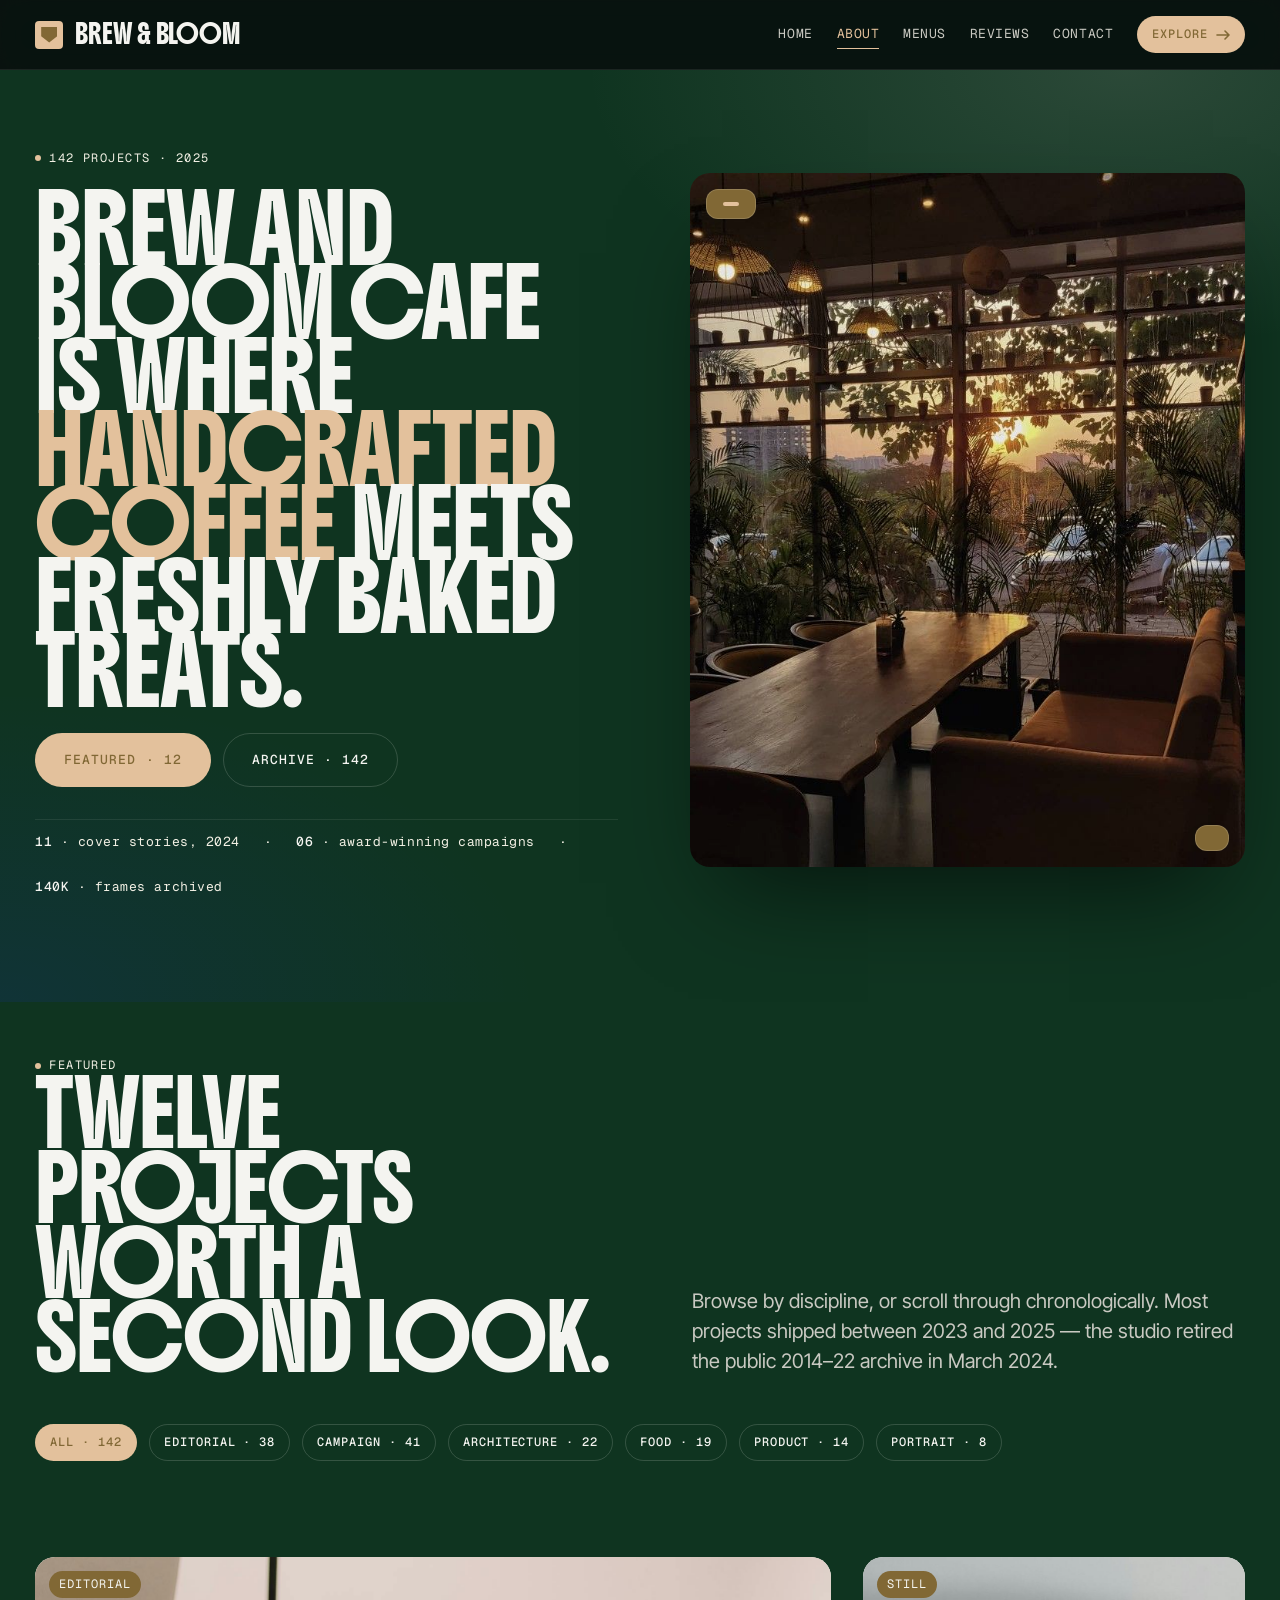
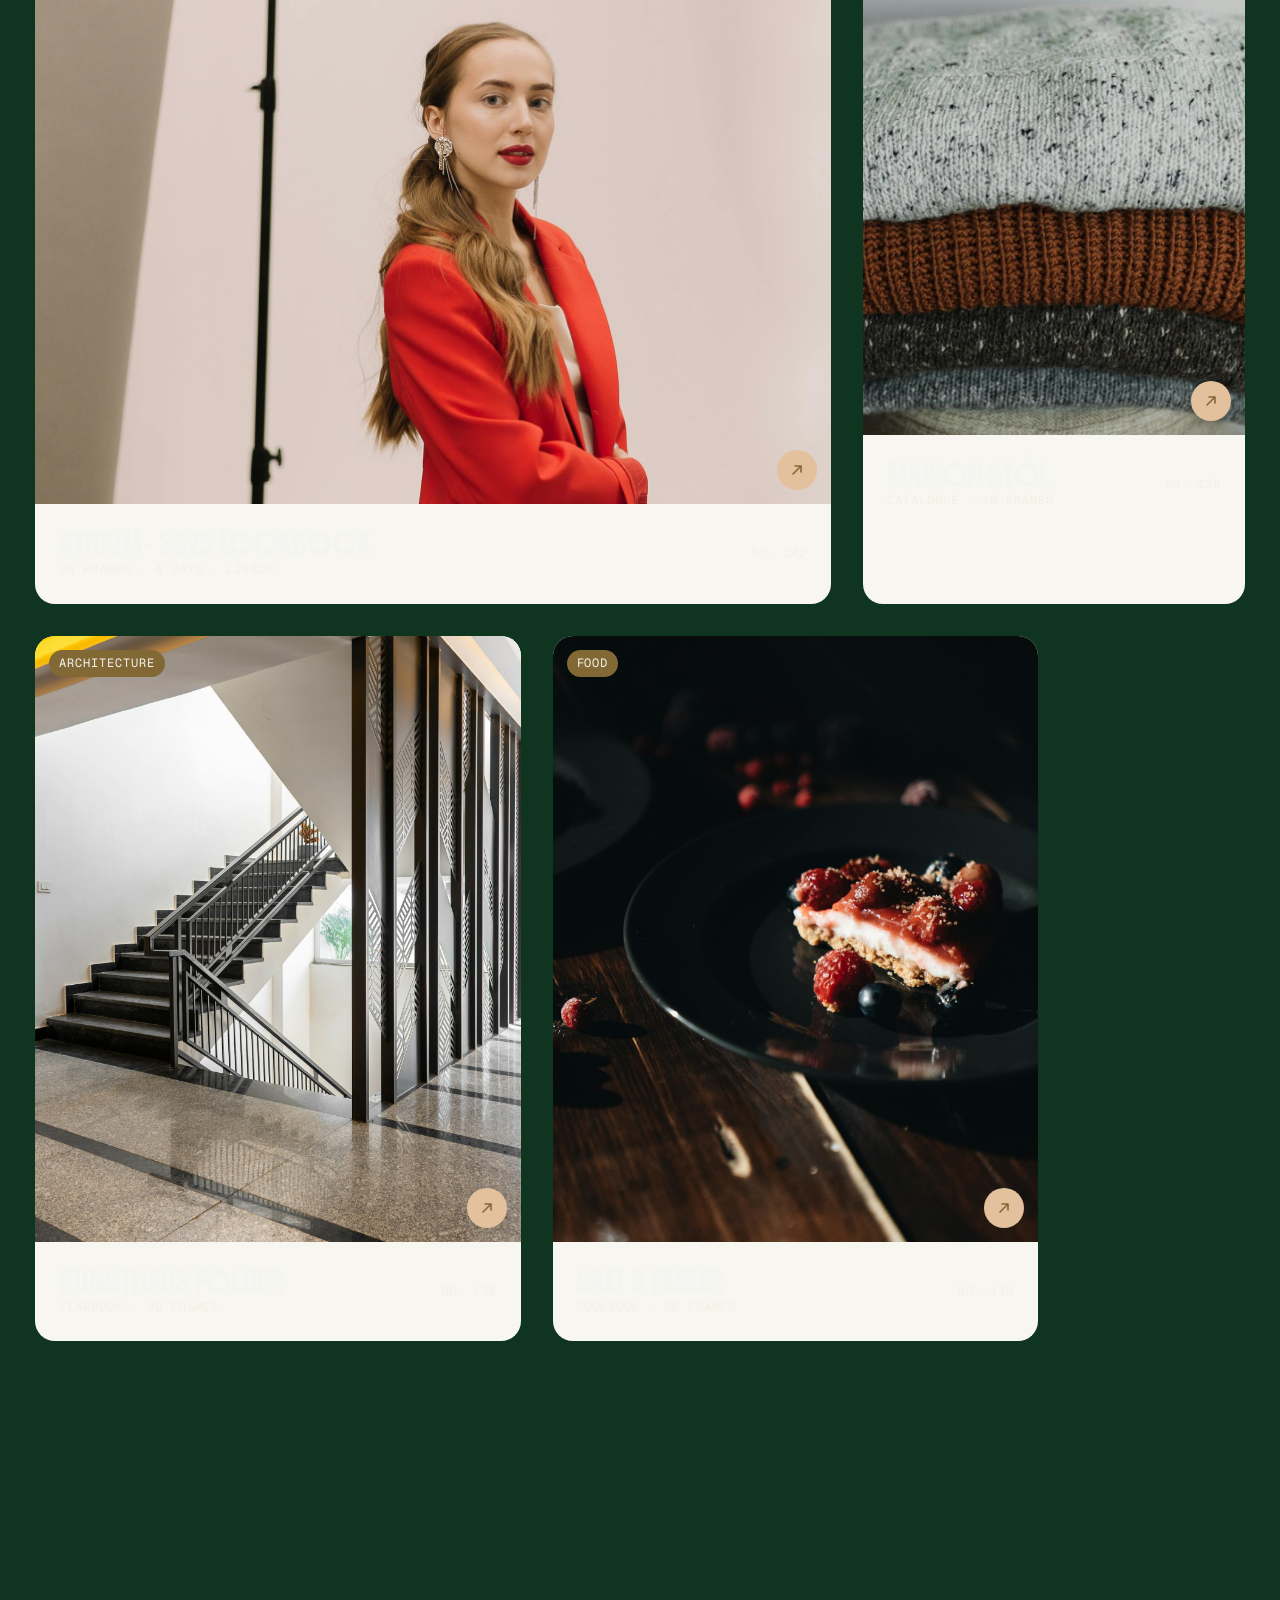
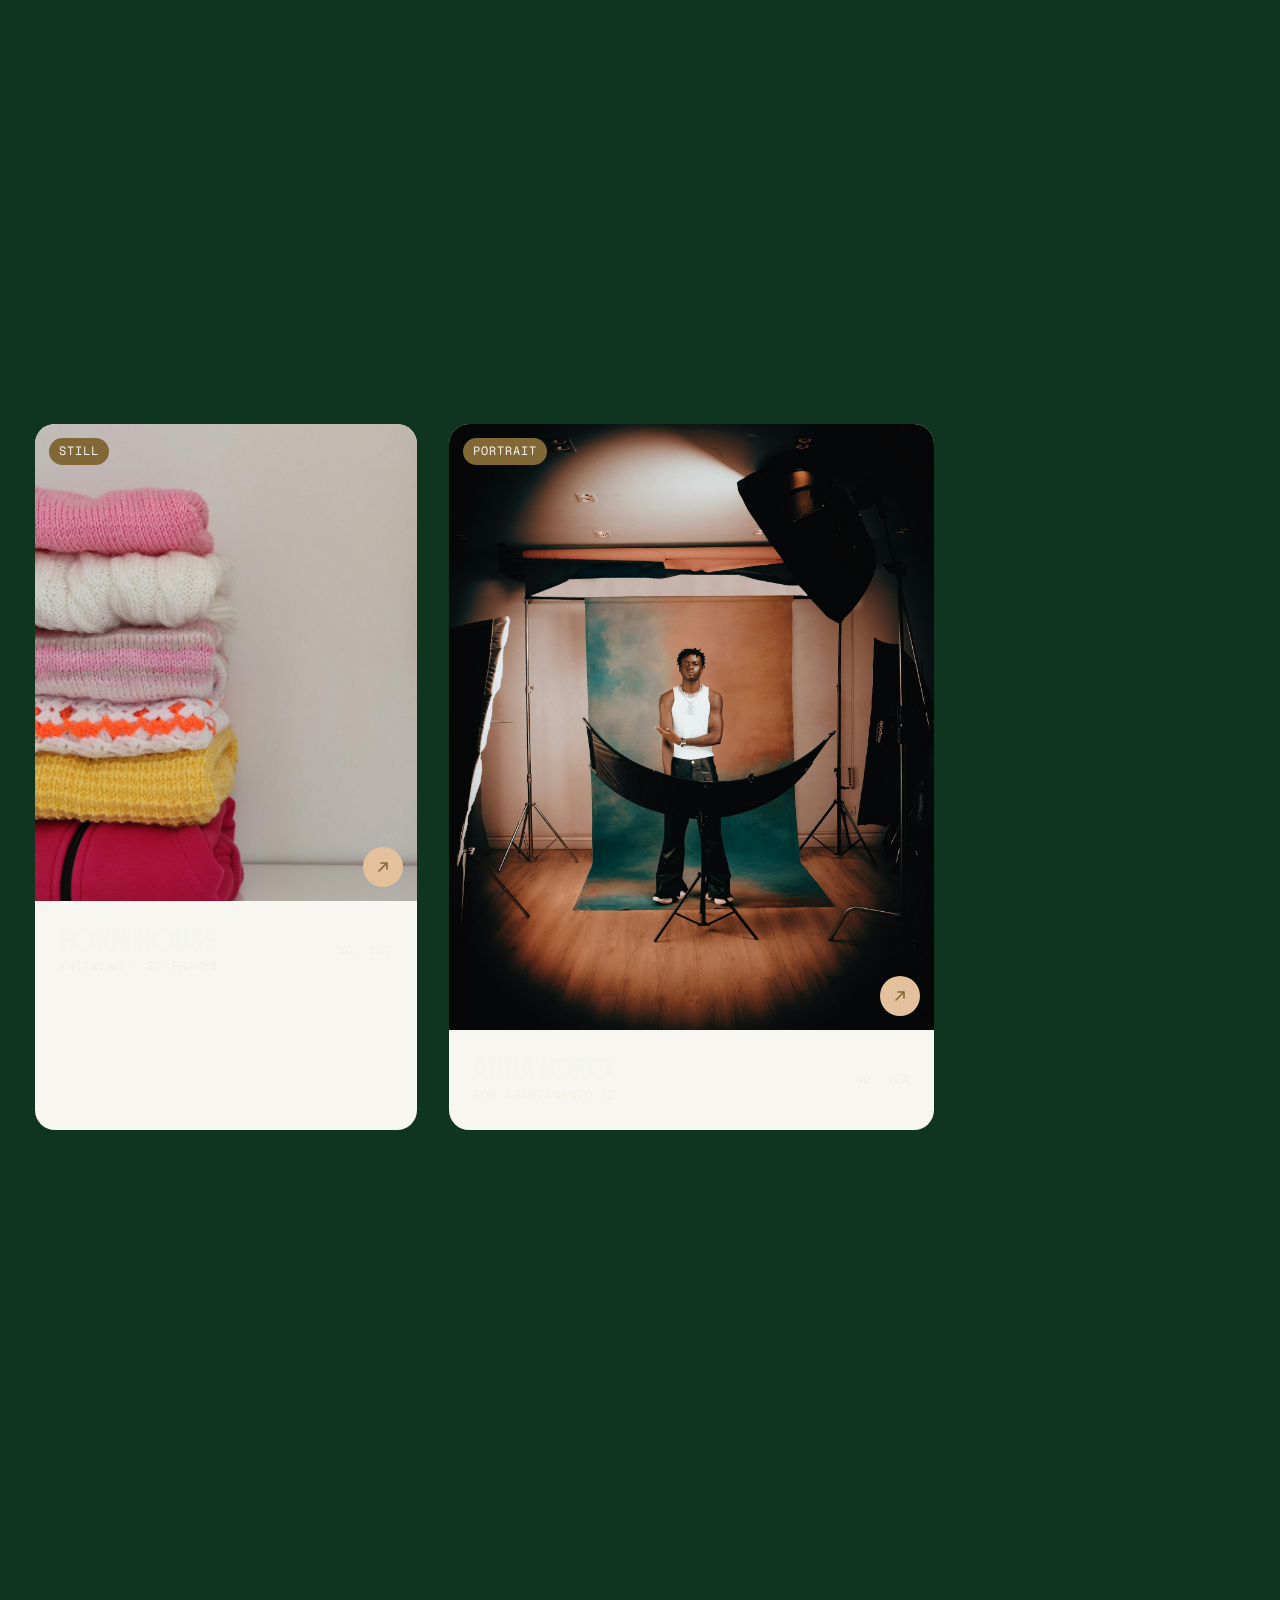
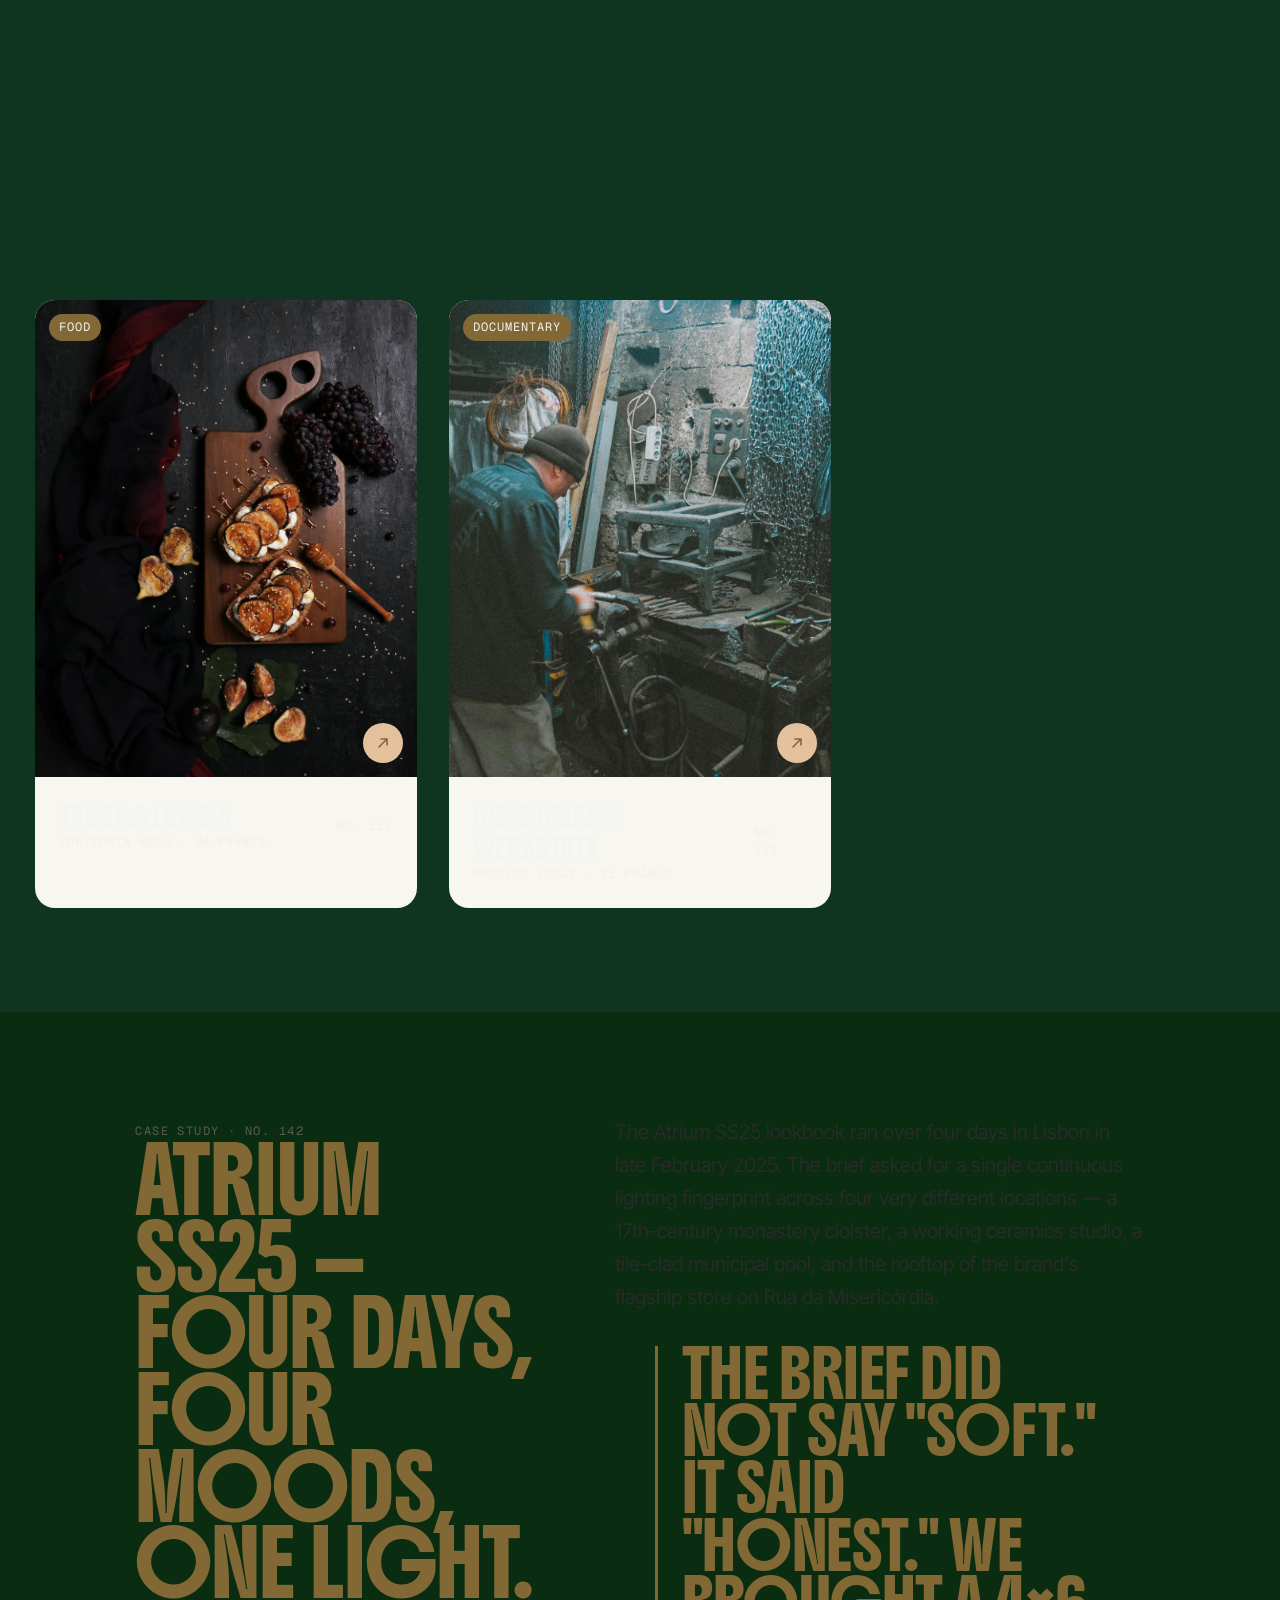
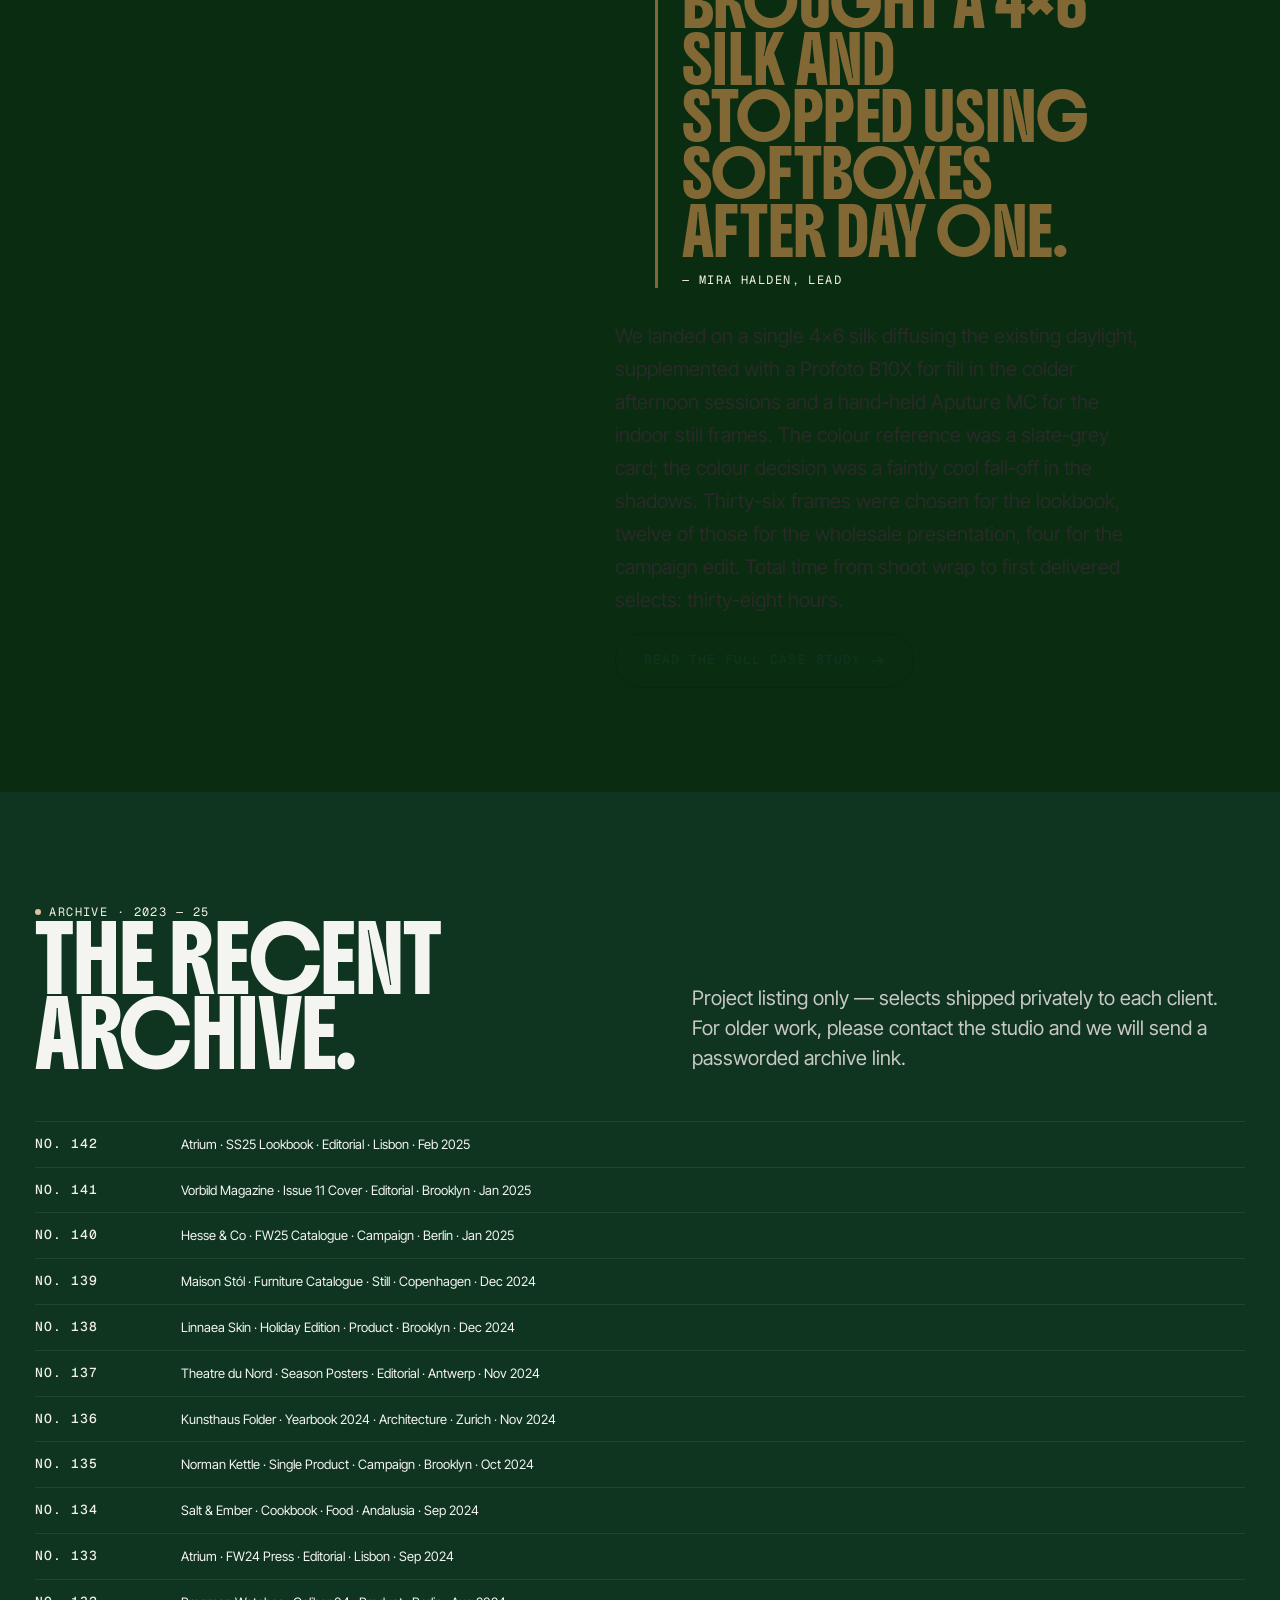
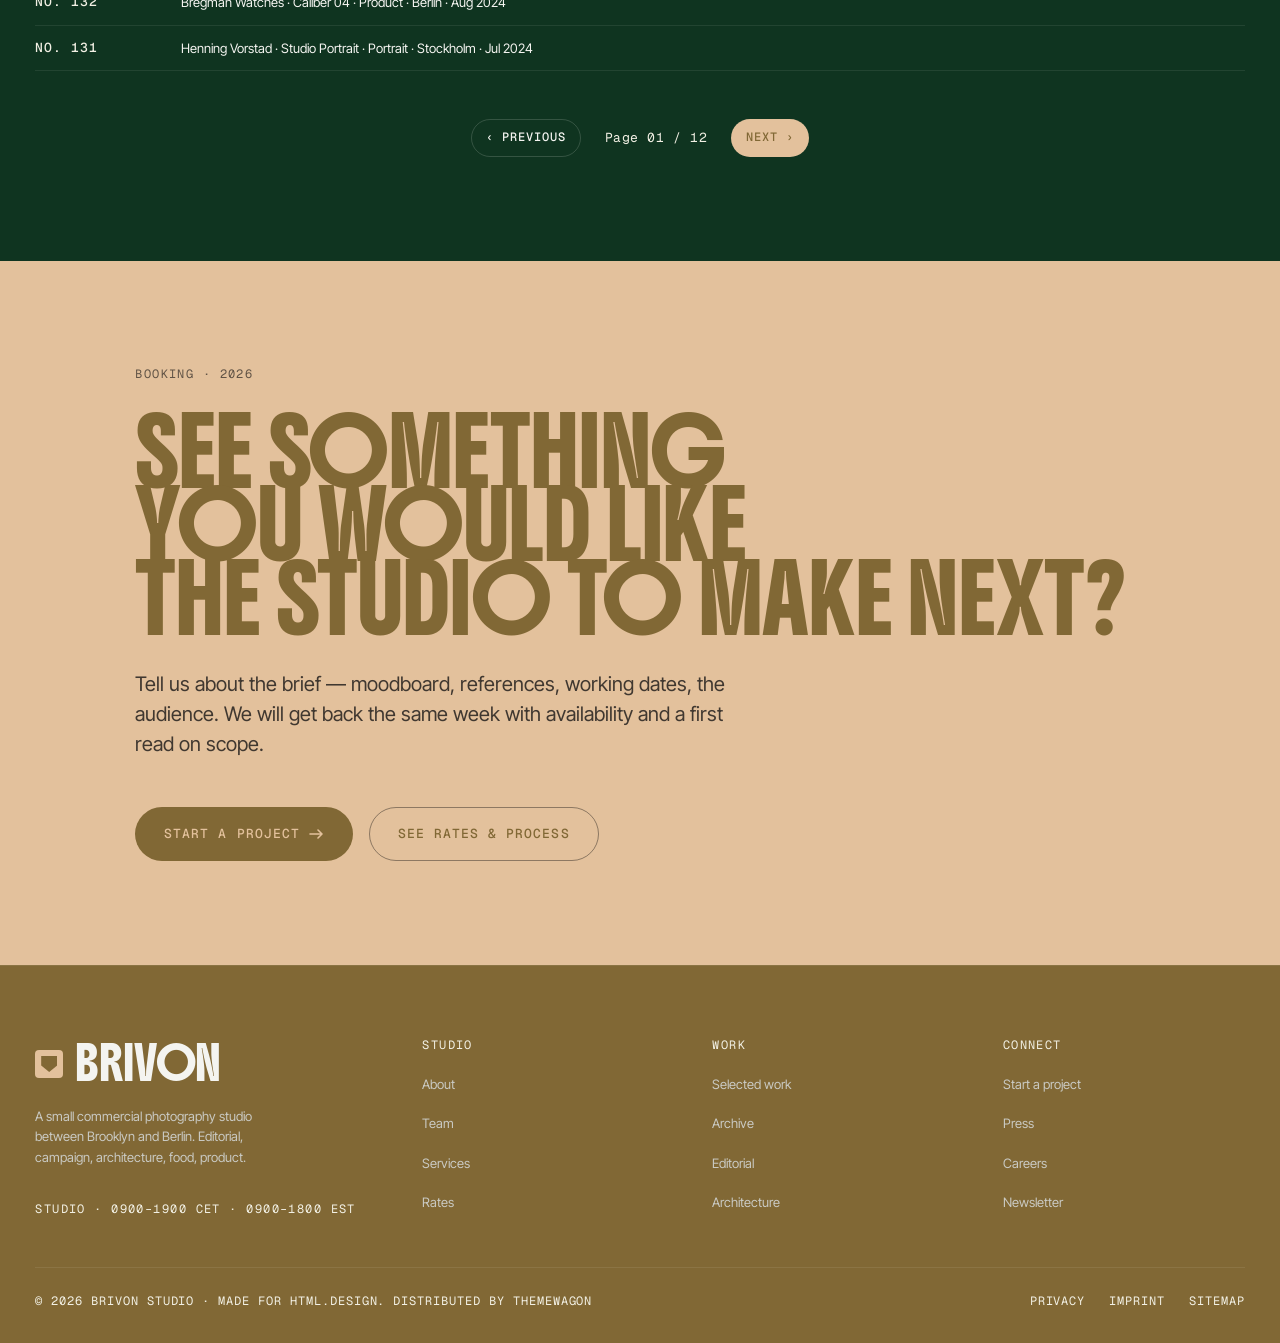
<file: Brivon-1.0.0/work.html>
<!doctype html>
<html lang="en">

<head>
  <meta charset="utf-8" />
  <meta name="viewport" content="width=device-width, initial-scale=1" />
  <title>About Brew & Bloom</title>
  <meta name="description"
    content="Learn more about Brew & Bloom, your local coffee shop and community hub." />
  <link rel="preconnect" href="https://fonts.googleapis.com" />
  <link rel="preconnect" href="https://fonts.gstatic.com" crossorigin />
  <link rel="stylesheet"
    href="https://fonts.googleapis.com/css2?family=Boldonse&family=Inter+Tight:wght@400;500;600;700&family=Geist+Mono:wght@400;500&display=swap" />
  <link rel="stylesheet" href="assets/css/styles.css" />
</head>

<body>
  <a class="skip-link" href="#main">Skip to content</a>

  <header class="site-header">
    <div class="container container--wide">
      <nav class="nav" aria-label="Primary">
        <a class="brand" href="index.html"><span class="brand-mark" aria-hidden="true"></span> Brew & Bloom</a>
        <div class="nav-links" role="navigation">
          <a href="index.html">Home</a>
          <a href="work.html" aria-current="page">About</a>
          <a href="studio.html">Menus</a>
          <a href="services.html">Reviews</a>
          <a href="contact.html">Contact</a>
        </div>
        <div class="nav-cta-row">
          <a href="contact.html" class="btn btn--primary btn--sm">explore
            <svg class="arrow" width="14" height="10" viewBox="0 0 14 10" fill="none" aria-hidden="true">
              <path d="M1 5h12m0 0L9 1m4 4L9 9" stroke="currentColor" stroke-width="1.6" stroke-linecap="round"
                stroke-linejoin="round" />
            </svg>
          </a>
          <button class="nav-toggle" aria-label="Open menu" aria-expanded="false" aria-controls="mobile-drawer"><span
              aria-hidden="true"></span></button>
        </div>
      </nav>
    </div>
  </header>

  <div class="mobile-drawer" id="mobile-drawer" aria-hidden="true">
    <button class="drawer-close" aria-label="Close menu">Close</button>
    <a href="index.html">Home</a>
    <a href="work.html">About</a>
    <a href="studio.html">Menus</a>
    <a href="services.html">Reviews</a>
    <a href="contact.html">Contact</a>
  </div>

  <main id="main">

    <!-- Hero -->
    <section class="hero">
      <div class="container container--wide">
        <div class="hero-grid">
          <div class="hero-text">
            <span class="eyebrow"><span class="dot" aria-hidden="true"></span>142 projects · 2025</span>
            <h1 class="hero-headline">
              Brew and bloom cafe is where<br />
              <span class="lime">handcrafted coffee </span> meets<br />
               freshly baked treats. 
            </h1>
            <p class="hero-sub">
              
            </p>
            <div class="hero-cta-row">
              <a class="btn btn--primary btn--lg" href="#featured">Featured · 12</a>
              <a class="btn btn--ghost btn--lg" href="#archive">Archive · 142</a>
            </div>
            <div class="hero-meta">
              <span><strong>11</strong> · cover stories, 2024</span>
              <span aria-hidden="true">·</span>
              <span><strong>06</strong> · award-winning campaigns</span>
              <span aria-hidden="true">·</span>
              <span><strong>140K</strong> · frames archived</span>
            </div>
          </div>
          <div class="hero-media">
            <img src="assets/img/hero-archive.jpg"
              alt="A wide editorial frame — a model in a long camel coat walking through an arched colonnade, late afternoon light cutting across the marble floor." />
            <div class="floating-tag ft-top">
              <span class="pill"></span>
              
            </div>
            <div class="floating-tag ft-bottom">
              
            </div>
          </div>
        </div>
      </div>
    </section>

    <!-- Filters -->
    <section class="compact" id="featured">
      <div class="container container--wide">
        <div class="section-head">
          <div>
            <span class="eyebrow"><span class="dot" aria-hidden="true"></span>Featured</span>
            <h2>Twelve projects<br />worth a second look.</h2>
          </div>
          <p class="lede">
            Browse by discipline, or scroll through chronologically. Most projects shipped between 2023 and 2025 — the
            studio retired the public 2014–22 archive in March 2024.
          </p>
        </div>

        <div class="center-row" style="flex-wrap: wrap; gap: var(--space-3); margin-bottom: var(--space-7);">
          <button class="btn btn--primary btn--sm">All · 142</button>
          <button class="btn btn--ghost btn--sm">Editorial · 38</button>
          <button class="btn btn--ghost btn--sm">Campaign · 41</button>
          <button class="btn btn--ghost btn--sm">Architecture · 22</button>
          <button class="btn btn--ghost btn--sm">Food · 19</button>
          <button class="btn btn--ghost btn--sm">Product · 14</button>
          <button class="btn btn--ghost btn--sm">Portrait · 8</button>
        </div>
      </div>
    </section>

    <!-- Featured grid -->
    <section style="padding-top: 0;">
      <div class="container container--wide">
        <div class="work-grid">
          <a class="work-item work-item--xl reveal" href="#">
            <div class="wm">
              <img src="assets/img/work-atrium.jpg"
                alt="A model in profile wearing a layered linen coat, shot against a chalky stone wall in raking afternoon light." />
              <span class="wm-pill">Editorial</span>
              <span class="wm-arrow" aria-hidden="true"><svg width="14" height="14" viewBox="0 0 14 14" fill="none">
                  <path d="M3 11L11 3M11 3H5M11 3V9" stroke="currentColor" stroke-width="1.6" stroke-linecap="round" />
                </svg></span>
            </div>
            <div class="work-meta">
              <div>
                <div class="wm-title">Atrium · SS25 Lookbook</div>
                <div class="wm-cap">36 frames · 4 days · Lisbon</div>
              </div>
              <div class="wm-cap">No. 142</div>
            </div>
          </a>

          <a class="work-item work-item--sm reveal" href="#">
            <div class="wm">
              <img src="assets/img/work-still-1.jpg"
                alt="A still life of a brushed-steel chair and a folded silk scarf on a concrete floor, shot top-down in flat overhead light." />
              <span class="wm-pill">Still</span>
              <span class="wm-arrow" aria-hidden="true"><svg width="14" height="14" viewBox="0 0 14 14" fill="none">
                  <path d="M3 11L11 3M11 3H5M11 3V9" stroke="currentColor" stroke-width="1.6" stroke-linecap="round" />
                </svg></span>
            </div>
            <div class="work-meta">
              <div>
                <div class="wm-title">Maison Stól</div>
                <div class="wm-cap">Catalogue · 18 frames</div>
              </div>
              <div class="wm-cap">No. 139</div>
            </div>
          </a>

          <a class="work-item work-item--md reveal" href="#">
            <div class="wm">
              <img src="assets/img/work-arch.jpg"
                alt="Sweeping stair of a brutalist concrete museum lit by a single high window, a figure ascending the second flight." />
              <span class="wm-pill">Architecture</span>
              <span class="wm-arrow" aria-hidden="true"><svg width="14" height="14" viewBox="0 0 14 14" fill="none">
                  <path d="M3 11L11 3M11 3H5M11 3V9" stroke="currentColor" stroke-width="1.6" stroke-linecap="round" />
                </svg></span>
            </div>
            <div class="work-meta">
              <div>
                <div class="wm-title">Kunsthaus Folder</div>
                <div class="wm-cap">Yearbook · 22 frames</div>
              </div>
              <div class="wm-cap">No. 136</div>
            </div>
          </a>

          <a class="work-item work-item--md reveal" href="#">
            <div class="wm">
              <img src="assets/img/work-food.jpg"
                alt="A bowl of saffron risotto on a rough ceramic plate, shot from above with a long shadow, deep umber palette." />
              <span class="wm-pill">Food</span>
              <span class="wm-arrow" aria-hidden="true"><svg width="14" height="14" viewBox="0 0 14 14" fill="none">
                  <path d="M3 11L11 3M11 3H5M11 3V9" stroke="currentColor" stroke-width="1.6" stroke-linecap="round" />
                </svg></span>
            </div>
            <div class="work-meta">
              <div>
                <div class="wm-title">Salt &amp; Ember</div>
                <div class="wm-cap">Cookbook · 96 frames</div>
              </div>
              <div class="wm-cap">No. 134</div>
            </div>
          </a>

          <a class="work-item work-item--sm reveal" href="#">
            <div class="wm">
              <img src="assets/img/work-portrait-1.jpg"
                alt="A close portrait of an older painter in his studio, hair lit by a single window, paint flecks on his hands." />
              <span class="wm-pill">Portrait</span>
              <span class="wm-arrow" aria-hidden="true"><svg width="14" height="14" viewBox="0 0 14 14" fill="none">
                  <path d="M3 11L11 3M11 3H5M11 3V9" stroke="currentColor" stroke-width="1.6" stroke-linecap="round" />
                </svg></span>
            </div>
            <div class="work-meta">
              <div>
                <div class="wm-title">Henning Vorstad</div>
                <div class="wm-cap">For TYPE quarterly</div>
              </div>
              <div class="wm-cap">No. 131</div>
            </div>
          </a>

          <a class="work-item work-item--lg reveal" href="#">
            <div class="wm">
              <img src="assets/img/work-product.jpg"
                alt="A pair of leather oxfords on a marble plinth, lit by a single hard light to throw a sharp shadow against a charcoal backdrop." />
              <span class="wm-pill">Product</span>
              <span class="wm-arrow" aria-hidden="true"><svg width="14" height="14" viewBox="0 0 14 14" fill="none">
                  <path d="M3 11L11 3M11 3H5M11 3V9" stroke="currentColor" stroke-width="1.6" stroke-linecap="round" />
                </svg></span>
            </div>
            <div class="work-meta">
              <div>
                <div class="wm-title">Aldo &amp; Marlow</div>
                <div class="wm-cap">FW24 product · 28 frames</div>
              </div>
              <div class="wm-cap">No. 129</div>
            </div>
          </a>

          <a class="work-item work-item--sm reveal" href="#">
            <div class="wm">
              <img src="assets/img/work-still-2.jpg"
                alt="A close still of folded merino sweaters in cream, ochre, and stone — a precise stack shot under flat soft light." />
              <span class="wm-pill">Still</span>
              <span class="wm-arrow" aria-hidden="true"><svg width="14" height="14" viewBox="0 0 14 14" fill="none">
                  <path d="M3 11L11 3M11 3H5M11 3V9" stroke="currentColor" stroke-width="1.6" stroke-linecap="round" />
                </svg></span>
            </div>
            <div class="work-meta">
              <div>
                <div class="wm-title">Form House</div>
                <div class="wm-cap">Knitwear · 22 frames</div>
              </div>
              <div class="wm-cap">No. 127</div>
            </div>
          </a>

          <a class="work-item work-item--md reveal" href="#">
            <div class="wm">
              <img src="assets/img/work-portrait-2.jpg"
                alt="A documentary portrait of a chef in a navy linen apron prepping vegetables under afternoon kitchen light." />
              <span class="wm-pill">Portrait</span>
              <span class="wm-arrow" aria-hidden="true"><svg width="14" height="14" viewBox="0 0 14 14" fill="none">
                  <path d="M3 11L11 3M11 3H5M11 3V9" stroke="currentColor" stroke-width="1.6" stroke-linecap="round" />
                </svg></span>
            </div>
            <div class="work-meta">
              <div>
                <div class="wm-title">Anna Loro</div>
                <div class="wm-cap">For Apartamento 32</div>
              </div>
              <div class="wm-cap">No. 124</div>
            </div>
          </a>

          <a class="work-item work-item--md reveal" href="#">
            <div class="wm">
              <img src="assets/img/work-arch-2.jpg"
                alt="A glass-fronted museum entrance reflecting a row of plane trees at dusk, the interior light glowing through." />
              <span class="wm-pill">Architecture</span>
              <span class="wm-arrow" aria-hidden="true"><svg width="14" height="14" viewBox="0 0 14 14" fill="none">
                  <path d="M3 11L11 3M11 3H5M11 3V9" stroke="currentColor" stroke-width="1.6" stroke-linecap="round" />
                </svg></span>
            </div>
            <div class="work-meta">
              <div>
                <div class="wm-title">Lange &amp; Maurer</div>
                <div class="wm-cap">Practice monograph</div>
              </div>
              <div class="wm-cap">No. 121</div>
            </div>
          </a>

          <a class="work-item work-item--lg reveal" href="#">
            <div class="wm">
              <img src="assets/img/work-fashion.jpg"
                alt="A campaign frame — two models in tailored wool coats on a windswept ferry terminal, cool blue overcast light." />
              <span class="wm-pill">Campaign</span>
              <span class="wm-arrow" aria-hidden="true"><svg width="14" height="14" viewBox="0 0 14 14" fill="none">
                  <path d="M3 11L11 3M11 3H5M11 3V9" stroke="currentColor" stroke-width="1.6" stroke-linecap="round" />
                </svg></span>
            </div>
            <div class="work-meta">
              <div>
                <div class="wm-title">Norfeld FW24</div>
                <div class="wm-cap">Campaign · 42 frames · Trieste</div>
              </div>
              <div class="wm-cap">No. 118</div>
            </div>
          </a>

          <a class="work-item work-item--sm reveal" href="#">
            <div class="wm">
              <img src="assets/img/work-food-2.jpg"
                alt="A long table set with bread, olive oil, and a glass carafe, shot in raking side-light, deep editorial mood." />
              <span class="wm-pill">Food</span>
              <span class="wm-arrow" aria-hidden="true"><svg width="14" height="14" viewBox="0 0 14 14" fill="none">
                  <path d="M3 11L11 3M11 3H5M11 3V9" stroke="currentColor" stroke-width="1.6" stroke-linecap="round" />
                </svg></span>
            </div>
            <div class="work-meta">
              <div>
                <div class="wm-title">Tavola Lunga</div>
                <div class="wm-cap">Trattoria menu · 24 frames</div>
              </div>
              <div class="wm-cap">No. 115</div>
            </div>
          </a>

          <a class="work-item work-item--sm reveal" href="#">
            <div class="wm">
              <img src="assets/img/work-doc.jpg"
                alt="A documentary frame of a craftsman bending steel rebar in a sunlit workshop, sparks visible against the dark background." />
              <span class="wm-pill">Documentary</span>
              <span class="wm-arrow" aria-hidden="true"><svg width="14" height="14" viewBox="0 0 14 14" fill="none">
                  <path d="M3 11L11 3M11 3H5M11 3V9" stroke="currentColor" stroke-width="1.6" stroke-linecap="round" />
                </svg></span>
            </div>
            <div class="work-meta">
              <div>
                <div class="wm-title">Hochmann Werkstatt</div>
                <div class="wm-cap">Process essay · 31 frames</div>
              </div>
              <div class="wm-cap">No. 113</div>
            </div>
          </a>
        </div>
      </div>
    </section>

    <!-- Case-study chapter -->
    <section class="chapter tile-section">
      <div class="container container--narrow">
        <div class="chapter-grid">
          <div>
            <span class="label">Case study · No. 142</span>
            <h2>Atrium SS25 —<br />four days, four<br />moods, one light.</h2>
          </div>
          <div class="chapter-body">
            <p>
              The Atrium SS25 lookbook ran over four days in Lisbon in late February 2025. The brief asked for a single
              continuous lighting fingerprint across four very different locations — a 17th-century monastery cloister,
              a working ceramics studio, a tile-clad municipal pool, and the rooftop of the brand's flagship store on
              Rua da Misericórdia.
            </p>
            <blockquote class="pull-quote">
              The brief did not say "soft." It said "honest." We brought a 4×6 silk and stopped using softboxes after
              day one.
              <cite>— Mira Halden, lead</cite>
            </blockquote>
            <p>
              We landed on a single 4×6 silk diffusing the existing daylight, supplemented with a Profoto B10X for fill
              in the colder afternoon sessions and a hand-held Aputure MC for the indoor still frames. The colour
              reference was a slate-grey card; the colour decision was a faintly cool fall-off in the shadows.
              Thirty-six frames were chosen for the lookbook, twelve of those for the wholesale presentation, four for
              the campaign edit. Total time from shoot wrap to first delivered selects: thirty-eight hours.
            </p>
            <a class="btn btn--ghost-on-tile btn--lg" href="#">Read the full case study
              <svg class="arrow" width="16" height="10" viewBox="0 0 14 10" fill="none" aria-hidden="true">
                <path d="M1 5h12m0 0L9 1m4 4L9 9" stroke="currentColor" stroke-width="1.6" stroke-linecap="round"
                  stroke-linejoin="round" />
              </svg>
            </a>
          </div>
        </div>
      </div>
    </section>

    <!-- Archive list (compact) -->
    <section id="archive">
      <div class="container container--wide">
        <div class="section-head">
          <div>
            <span class="eyebrow"><span class="dot" aria-hidden="true"></span>Archive · 2023 — 25</span>
            <h2>The recent archive.</h2>
          </div>
          <p class="lede">
            Project listing only — selects shipped privately to each client. For older work, please contact the studio
            and we will send a passworded archive link.
          </p>
        </div>

        <ul class="split-fact-list" style="margin-top: var(--space-6);">
          <li><b>No. 142</b><span>Atrium · SS25 Lookbook · Editorial · Lisbon · Feb 2025</span></li>
          <li><b>No. 141</b><span>Vorbild Magazine · Issue 11 Cover · Editorial · Brooklyn · Jan 2025</span></li>
          <li><b>No. 140</b><span>Hesse &amp; Co · FW25 Catalogue · Campaign · Berlin · Jan 2025</span></li>
          <li><b>No. 139</b><span>Maison Stól · Furniture Catalogue · Still · Copenhagen · Dec 2024</span></li>
          <li><b>No. 138</b><span>Linnaea Skin · Holiday Edition · Product · Brooklyn · Dec 2024</span></li>
          <li><b>No. 137</b><span>Theatre du Nord · Season Posters · Editorial · Antwerp · Nov 2024</span></li>
          <li><b>No. 136</b><span>Kunsthaus Folder · Yearbook 2024 · Architecture · Zurich · Nov 2024</span></li>
          <li><b>No. 135</b><span>Norman Kettle · Single Product · Campaign · Brooklyn · Oct 2024</span></li>
          <li><b>No. 134</b><span>Salt &amp; Ember · Cookbook · Food · Andalusia · Sep 2024</span></li>
          <li><b>No. 133</b><span>Atrium · FW24 Press · Editorial · Lisbon · Sep 2024</span></li>
          <li><b>No. 132</b><span>Bregman Watches · Caliber 04 · Product · Berlin · Aug 2024</span></li>
          <li><b>No. 131</b><span>Henning Vorstad · Studio Portrait · Portrait · Stockholm · Jul 2024</span></li>
        </ul>

        <div class="center-row" style="margin-top: var(--space-7); justify-content: center; gap: var(--space-3);">
          <button class="btn btn--ghost btn--sm">‹ Previous</button>
          <span class="mono" style="color: var(--fg-mute); padding: 0 var(--space-3);">Page 01 / 12</span>
          <button class="btn btn--primary btn--sm">Next ›</button>
        </div>
      </div>
    </section>

    <!-- Closing CTA -->
    <section class="closing-cta">
      <div class="container container--narrow">
        <span class="label" style="color: rgba(10,10,12,0.6);">Booking · 2026</span>
        <h2>See something<br />you would like<br />the studio to make next?</h2>
        <p class="lede">
          Tell us about the brief — moodboard, references, working dates, the audience. We will get back the same week
          with availability and a first read on scope.
        </p>
        <div class="cta-row">
          <a class="btn btn--dark btn--lg" href="contact.html">Start a project
            <svg class="arrow" width="16" height="10" viewBox="0 0 14 10" fill="none" aria-hidden="true">
              <path d="M1 5h12m0 0L9 1m4 4L9 9" stroke="currentColor" stroke-width="1.6" stroke-linecap="round"
                stroke-linejoin="round" />
            </svg>
          </a>
          <a class="btn btn--ghost btn--lg" href="services.html">See rates &amp; process</a>
        </div>
      </div>
    </section>

  </main>

  <footer class="site-footer">
    <div class="container container--wide">
      <div class="footer-top">
        <div class="footer-brand">
          <span class="brand"><span class="brand-mark" aria-hidden="true"></span> Brivon</span>
          <p>A small commercial photography studio between Brooklyn and Berlin. Editorial, campaign, architecture, food,
            product.</p>
          <span class="label">Studio · 0900–1900 CET · 0900–1800 EST</span>
        </div>
        <div>
          <h4>Studio</h4>
          <ul>
            <li><a href="studio.html">About</a></li>
            <li><a href="studio.html#team">Team</a></li>
            <li><a href="services.html">Services</a></li>
            <li><a href="services.html#rates">Rates</a></li>
          </ul>
        </div>
        <div>
          <h4>Work</h4>
          <ul>
            <li><a href="work.html">Selected work</a></li>
            <li><a href="work.html#archive">Archive</a></li>
            <li><a href="work.html#editorial">Editorial</a></li>
            <li><a href="work.html#architecture">Architecture</a></li>
          </ul>
        </div>
        <div>
          <h4>Connect</h4>
          <ul>
            <li><a href="contact.html">Start a project</a></li>
            <li><a href="contact.html#press">Press</a></li>
            <li><a href="contact.html#careers">Careers</a></li>
            <li><a href="#">Newsletter</a></li>
          </ul>
        </div>
      </div>
      <div class="footer-bottom">
        <span>© 2026 Brivon Studio · Made for html.design. Distributed by <a href="https://themewagon.com/"
            target="_blank">ThemeWagon</a></span>
        <div class="footer-meta-links">
          <a href="#">Privacy</a>
          <a href="#">Imprint</a>
          <a href="#">Sitemap</a>
        </div>
      </div>
    </div>
  </footer>

  <script src="assets/js/site.js" defer></script>
</body>

</html>
</file>
<file: Brivon-1.0.0/assets/css/styles.css>
/* ============================================================================
   Brivon — Modern Photography Studio HTML Template
   Free template by html.design.
   Visual direction: editorial-brutalist photography studio. Near-black ground
   throughout (#0A0A0C), paper-ivory text (#F4F4F0), one electric lime accent
   (#D4FF3D) used sparingly on tags, hover states, and signature micro-elements.
   Display in Boldonse (heavy condensed display, line-height 1.25), body in
   Inter Tight, captions in Geist Mono. Designed for commercial photographers,
   editorial studios, documentary teams, and visual-arts producers.
   No editorial serif, no cream zone, no warm earth — palette is intentionally
   cool-dark with one saturated accent.
   ============================================================================ */

/* ---------- 1. Tokens ---------------------------------------------------- */
:root {
  /* Palette — charcoal ground + electric lime accent.
     Distinct from every shipped html.design template. */
  --ink-000:        #816835;          /* deepest — used behind hero photo */
  --ink-deep:   #0f3420;          /* primary surface, body bg */
  --ink:            #f7f4ef;          /* default cards / sections */
  --ink-card:       #f8f6f1;          /* elevated card body */
  --ink-elev:       #f4f3f1;          /* hover / next elevation */
  --ink-line:       rgba(244, 244, 240, 0.08);
  --ink-line-soft:  rgba(244, 244, 240, 0.04);
  --ink-rule:       rgba(244, 244, 240, 0.16);

  --paper:          #F4F4F0;          /* primary text on dark */
  --paper-soft:     #C9C9C2;          /* secondary text */
  --paper-mute:     #f2f0e4;          /* tertiary / captions */
  --paper-deep:     #838959;          /* hairlines / quiet labels */
  --paper-tile:     #0a2d12;          /* reverse-tile background */
  --paper-tile-2:   #9d8b43;          /* alt reverse tile */

  --lime:       #e3c19c  ;          /* signature accent — electric lime */
  --lime-soft:      #eeebe5 ;       /* lighter variant */
  --lime-deep:      hsl(38, 35%, 35%);          /* hover / pressed */
  --lime-glow:      rgba(157, 157, 151, 0.2);

  --cobalt:         #1A2EFF;          /* tiny secondary — used once on prints CTA hover only */

  /* Semantic surfaces */
  --bg:             var(--ink-deep);
  --bg-alt:         var(--ink-000);
  --bg-card:        var(--ink-card);
  --bg-elev:        var(--ink-elev);
  --bg-tile:        var(--paper-tile);   /* reverse-mode sections */

  --fg:             var(--paper);
  --fg-soft:        var(--paper-soft);
  --fg-mute:        var(--paper-mute);
  --fg-deep:        var(--paper-deep);
  --fg-on-tile:     var(--ink-deep);
  --fg-on-tile-mute:#5A5A55;

  --rule:           var(--ink-line);
  --rule-strong:    var(--ink-rule);
  --rule-lime:      rgba(212, 255, 61, 0.35);

  --primary:        var(--lime);
  --primary-deep:   var(--lime-deep);
  --accent:         var(--lime);

  /* Typography — Boldonse display, Inter Tight body, Geist Mono captions.
     Per memory: Boldonse needs line-height 1.25 minimum, never below 1.15. */
  --font-display:   'Boldonse', 'Inter Tight', system-ui, -apple-system, sans-serif;
  --font-body:      'Inter Tight', system-ui, -apple-system, 'Segoe UI', Roboto, sans-serif;
  --font-mono:      'Geist Mono', 'IBM Plex Mono', ui-monospace, 'SF Mono', Menlo, Consolas, monospace;

  --text-xs:    0.75rem;
  --text-sm:    0.8125rem;
  --text-base:  clamp(1rem, 0.94rem + 0.28vw, 1.0625rem);
  --text-lg:    clamp(1.125rem, 1rem + 0.45vw, 1.25rem);
  --text-xl:    clamp(1.25rem, 1.1rem + 0.6vw, 1.5rem);
  --text-2xl:   clamp(1.5rem, 1.25rem + 0.95vw, 2rem);
  --text-3xl:   clamp(1.875rem, 1.45rem + 1.7vw, 2.75rem);
  --text-4xl:   clamp(2.5rem, 1.75rem + 2.6vw, 4rem);
  --text-5xl:   clamp(2.8rem, 1.9rem + 3.4vw, 4.75rem);
  --text-mega:  clamp(2.5rem, 1.6rem + 3vw, 4.5rem);

  /* Spacing */
  --space-1:  0.25rem;
  --space-2:  0.5rem;
  --space-3:  0.75rem;
  --space-4:  1rem;
  --space-5:  1.5rem;
  --space-6:  2rem;
  --space-7:  3rem;
  --space-8:  4.5rem;
  --space-9:  6.5rem;
  --space-10: 9rem;
  --space-11: 12rem;

  --radius-xs:  4px;
  --radius-sm:  8px;
  --radius:     12px;
  --radius-lg:  20px;
  --radius-xl:  28px;
  --radius-2xl: 40px;
  --radius-full: 999px;

  --container:        1340px;
  --container-wide:   1480px;
  --container-narrow: 1080px;
  --gutter:           clamp(1.25rem, 1rem + 1.5vw, 2.25rem);

  --shadow-xs:  0 1px 2px rgba(0, 0, 0, 0.45);
  --shadow-sm:  0 4px 12px rgba(0, 0, 0, 0.4);
  --shadow:     0 16px 36px -12px rgba(0, 0, 0, 0.55);
  --shadow-md:  0 24px 56px -18px rgba(0, 0, 0, 0.55);
  --shadow-lg:  0 48px 96px -32px rgba(0, 0, 0, 0.6);
  --shadow-lime: 0 22px 60px -22px rgba(212, 255, 61, 0.25);

  --ease-out:    cubic-bezier(0.16, 1, 0.3, 1);
  --ease-in-out: cubic-bezier(0.65, 0, 0.35, 1);
  --dur-fast:   180ms;
  --dur-base:   320ms;
  --dur-slow:   620ms;
}

/* ---------- 2. Reset / base --------------------------------------------- */
*, *::before, *::after { box-sizing: border-box; }
html { -webkit-text-size-adjust: 100%; scroll-behavior: smooth; background: var(--bg); }
body {
  margin: 0;
  background: var(--bg);
  color: var(--fg);
  font-family: var(--font-body);
  font-size: var(--text-base);
  line-height: 1.6;
  -webkit-font-smoothing: antialiased;
  -moz-osx-font-smoothing: grayscale;
  text-rendering: optimizeLegibility;
}
img, svg, video { max-width: 100%; height: auto; display: block; }
a { color: inherit; text-decoration: none; }
button { font: inherit; cursor: pointer; background: none; border: 0; color: inherit; }
input, textarea, select { font: inherit; color: inherit; }
:focus-visible {
  outline: 2px solid var(--lime);
  outline-offset: 3px;
  border-radius: 2px;
}

::selection { background: var(--lime); color: var(--ink-000); }

.skip-link {
  position: absolute; left: -9999px; top: 0;
  background: var(--lime); color: var(--ink-000);
  padding: var(--space-3) var(--space-5);
  font-family: var(--font-mono);
  font-size: var(--text-sm);
  z-index: 999;
}
.skip-link:focus { left: var(--space-4); top: var(--space-4); }

/* ---------- 3. Layout ---------------------------------------------------- */
.container {
  width: 100%;
  max-width: var(--container);
  margin-inline: auto;
  padding-inline: var(--gutter);
}
.container--wide   { max-width: var(--container-wide); }
.container--narrow { max-width: var(--container-narrow); }

section { padding-block: var(--space-9); }
section.compact  { padding-block: var(--space-7); }
section.snug     { padding-block: var(--space-8); }

.grid { display: grid; gap: var(--space-6); }
.flex { display: flex; }
.center-row { display: flex; align-items: center; gap: var(--space-4); }

/* ---------- 4. Typography ----------------------------------------------- */
.eyebrow {
  font-family: var(--font-mono);
  font-size: var(--text-xs);
  letter-spacing: 0.12em;
  text-transform: uppercase;
  color: var(--fg-mute);
  display: inline-flex;
  align-items: center;
  gap: var(--space-2);
}
.eyebrow .dot {
  width: 6px; height: 6px;
  background: var(--lime);
  border-radius: 50%;
  display: inline-block;
}
.eyebrow--on-tile { color: var(--fg-on-tile-mute); }

h1, h2, h3, h4 {
  font-family: var(--font-display);
  font-weight: 400;
  letter-spacing: -0.015em;
  margin: 0;
  /* Per memory: Boldonse-class display fonts require >= 1.2 line-height. */
  line-height: 1.25;
  text-transform: uppercase;
}
h1 { font-size: var(--text-5xl); line-height: 1.22; }
h2 { font-size: var(--text-4xl); line-height: 1.25; }
h3 { font-size: var(--text-2xl); line-height: 1.3; }
h4 { font-size: var(--text-xl); line-height: 1.32; }

p { margin: 0 0 var(--space-4); }
p:last-child { margin-bottom: 0; }

.lede {
  font-size: var(--text-lg);
  line-height: 1.5;
  color: var(--fg-soft);
  max-width: 62ch;
}

.mono {
  font-family: var(--font-mono);
  font-size: var(--text-sm);
  letter-spacing: 0.04em;
}

.label {
  font-family: var(--font-mono);
  font-size: var(--text-xs);
  text-transform: uppercase;
  letter-spacing: 0.12em;
  color: var(--fg-mute);
}
.label--lime { color: var(--lime); }

/* ---------- 5. Header / Nav --------------------------------------------- */
.site-header {
  position: sticky;
  top: 0;
  z-index: 50;
  background: rgba(10, 10, 12, 0.78);
  backdrop-filter: saturate(140%) blur(14px);
  -webkit-backdrop-filter: saturate(140%) blur(14px);
  border-bottom: 1px solid var(--rule);
}
.nav {
  display: flex;
  align-items: center;
  gap: var(--space-5);
  padding-block: var(--space-4);
}
.brand {
  display: inline-flex;
  align-items: center;
  gap: var(--space-3);
  font-family: var(--font-display);
  font-size: 1.125rem;
  letter-spacing: -0.005em;
  text-transform: uppercase;
}
.brand-mark {
  width: 28px; height: 28px;
  background: var(--lime);
  display: inline-block;
  position: relative;
  border-radius: 4px;
}
.brand-mark::after {
  content: '';
  position: absolute;
  inset: 6px;
  background: var(--ink-000);
  clip-path: polygon(0 0, 100% 0, 100% 60%, 50% 100%, 0 60%);
}
.nav-links {
  display: flex;
  gap: var(--space-5);
  margin-inline-start: auto;
  font-family: var(--font-mono);
  font-size: var(--text-sm);
  letter-spacing: 0.04em;
  text-transform: uppercase;
}
.nav-links a {
  color: var(--fg-soft);
  padding-block: 4px;
  border-bottom: 1px solid transparent;
  transition: color var(--dur-fast) var(--ease-out), border-color var(--dur-fast) var(--ease-out);
}
.nav-links a:hover { color: var(--fg); border-bottom-color: var(--lime); }
.nav-links a[aria-current="page"] { color: var(--lime); border-bottom-color: var(--lime); }
.nav-cta-row { display: flex; gap: var(--space-3); align-items: center; }
.nav-toggle {
  display: none;
  width: 40px; height: 40px;
  align-items: center; justify-content: center;
  border: 1px solid var(--rule-strong);
  border-radius: 8px;
}
.nav-toggle span {
  width: 18px; height: 2px; background: var(--fg);
  position: relative;
}
.nav-toggle span::before, .nav-toggle span::after {
  content: ''; position: absolute; left: 0; right: 0;
  height: 2px; background: var(--fg);
}
.nav-toggle span::before { top: -6px; }
.nav-toggle span::after  { top: 6px; }

.mobile-drawer {
  position: fixed;
  inset: 0;
  background: var(--ink-000);
  z-index: 200;
  padding: var(--space-7) var(--gutter);
  display: none;
  flex-direction: column;
  gap: var(--space-5);
  font-family: var(--font-display);
  font-size: var(--text-2xl);
  text-transform: uppercase;
}
.mobile-drawer.open { display: flex; }
.mobile-drawer a { color: var(--fg); }
.mobile-drawer a:hover { color: var(--lime); }
.drawer-close {
  align-self: flex-end;
  font-family: var(--font-mono);
  font-size: var(--text-sm);
  letter-spacing: 0.12em;
  text-transform: uppercase;
  color: var(--fg-mute);
}

/* ---------- 6. Buttons -------------------------------------------------- */
.btn {
  display: inline-flex;
  align-items: center;
  gap: var(--space-2);
  padding: 12px 20px;
  border-radius: var(--radius-full);
  font-family: var(--font-mono);
  font-size: var(--text-sm);
  letter-spacing: 0.08em;
  text-transform: uppercase;
  font-weight: 500;
  border: 1px solid transparent;
  transition: background var(--dur-fast) var(--ease-out),
              color var(--dur-fast) var(--ease-out),
              border-color var(--dur-fast) var(--ease-out),
              transform var(--dur-fast) var(--ease-out);
  white-space: nowrap;
}
.btn--primary {
  background: var(--lime);
  color: var(--ink-000);
}
.btn--primary:hover { background: var(--lime-soft); transform: translateY(-1px); }
.btn--ghost {
  background: transparent;
  color: var(--fg);
  border-color: var(--rule-strong);
}
.btn--ghost:hover { border-color: var(--lime); color: var(--lime); }
.btn--ghost-on-tile {
  background: transparent;
  color: var(--fg-on-tile);
  border-color: rgba(10,10,12,0.2);
}
.btn--ghost-on-tile:hover { border-color: var(--ink-000); }
.btn--dark {
  background: var(--ink-000);
  color: var(--paper);
}
.btn--dark:hover { background: var(--ink-elev); }
.btn--sm { padding: 8px 14px; font-size: var(--text-xs); }
.btn--lg { padding: 16px 28px; }
.btn .arrow { transition: transform var(--dur-fast) var(--ease-out); }
.btn:hover .arrow { transform: translateX(3px); }

/* ---------- 7. Hero ----------------------------------------------------- */
.hero {
  padding-block: var(--space-8) var(--space-9);
  background:
    radial-gradient(900px 460px at 88% 0%, var(--lime-glow), transparent 60%),
    radial-gradient(900px 520px at 0% 100%, rgba(26, 46, 255, 0.10), transparent 60%),
    var(--bg);
  position: relative;
  overflow: hidden;
}
.hero-grid {
  display: grid;
  grid-template-columns: minmax(0, 1.05fr) minmax(0, 1fr);
  gap: var(--space-8);
  align-items: center;
}
.hero-text > * + * { margin-top: var(--space-5); }
.hero-headline {
  font-size: var(--text-mega);
  line-height: 1.15;
  text-transform: uppercase;
  letter-spacing: -0.018em;
}
.hero-headline .lime { color: var(--lime); }
.hero-headline .slash { color: var(--paper-mute); font-weight: 400; }
.hero-sub {
  color: var(--fg-soft);
  font-size: var(--text-lg);
  line-height: 1.55;
  max-width: 56ch;
}
.hero-cta-row {
  display: flex;
  flex-wrap: wrap;
  gap: var(--space-3);
}
.hero-meta {
  display: flex;
  flex-wrap: wrap;
  gap: var(--space-5);
  color: var(--fg-mute);
  font-family: var(--font-mono);
  font-size: var(--text-sm);
  letter-spacing: 0.04em;
  padding-top: var(--space-3);
  border-top: 1px solid var(--rule);
  margin-top: var(--space-6);
}
.hero-meta strong { color: var(--fg); font-weight: 500; }

.hero-media {
  position: relative;
  justify-self: end;
  width: 100%;
  max-width: 640px;
  aspect-ratio: 4 / 5;
  border-radius: var(--radius-lg);
  overflow: hidden;
  box-shadow: var(--shadow-lg);
  isolation: isolate;
}
.hero-media img {
  width: 100%; height: 100%;
  object-fit: cover;
  filter: contrast(1.05) saturate(0.9);
}
.floating-tag {
  position: absolute;
  background: var(--ink-000);
  border: 1px solid var(--rule-strong);
  border-radius: var(--radius);
  padding: var(--space-3) var(--space-4);
  font-family: var(--font-mono);
  font-size: var(--text-xs);
  letter-spacing: 0.08em;
  text-transform: uppercase;
  color: var(--fg);
  display: flex;
  align-items: center;
  gap: var(--space-2);
  box-shadow: var(--shadow);
}
.floating-tag .pill {
  background: var(--lime);
  color: var(--ink-000);
  padding: 2px 8px;
  border-radius: var(--radius-full);
  font-size: 0.75rem;
  letter-spacing: 0.06em;
}
.ft-top    { top: 16px; left: 16px; }
.ft-bottom { bottom: 16px; right: 16px; }
.ft-mid-r  { top: 50%; right: 16px; transform: translateY(-50%); }

/* ---------- 8. Stat strip ---------------------------------------------- */
.stat-strip {
  display: grid;
  grid-template-columns: repeat(4, 1fr);
  gap: 0;
  border-block: 1px solid var(--rule);
  margin-top: var(--space-7);
}
.stat-cell {
  padding: var(--space-6) var(--space-5);
  border-inline-end: 1px solid var(--rule);
  display: flex;
  flex-direction: column;
  gap: var(--space-3);
}
.stat-cell:last-child { border-inline-end: 0; }
.stat-num {
  font-family: var(--font-display);
  font-size: var(--text-4xl);
  line-height: 1.1;
  text-transform: uppercase;
  letter-spacing: -0.018em;
}
.stat-num .lime { color: var(--lime); }
.stat-label {
  font-family: var(--font-mono);
  font-size: var(--text-xs);
  letter-spacing: 0.12em;
  text-transform: uppercase;
  color: var(--fg-mute);
}

/* ---------- 9. Section headers ----------------------------------------- */
.section-head {
  display: grid;
  grid-template-columns: minmax(0, 1.1fr) minmax(0, 1fr);
  gap: var(--space-7);
  align-items: end;
  margin-bottom: var(--space-7);
}
.section-head h2 {
  font-size: var(--text-4xl);
  line-height: 1.22;
  text-transform: uppercase;
  letter-spacing: -0.018em;
}
.section-head .lede { max-width: 48ch; }

/* ---------- 10. Work grid (selected work, archive) --------------------- */
.work-grid {
  display: grid;
  grid-template-columns: repeat(12, 1fr);
  gap: var(--space-6);
}
.work-item {
  position: relative;
  display: block;
  border-radius: var(--radius-lg);
  overflow: hidden;
  background: var(--bg-card);
  isolation: isolate;
}
.work-item .wm {
  position: relative;
  width: 100%;
  aspect-ratio: 4 / 5;
  overflow: hidden;
}
.work-item img {
  width: 100%; height: 100%;
  object-fit: cover;
  transition: transform var(--dur-slow) var(--ease-out), filter var(--dur-base) var(--ease-out);
}
.work-item:hover img { transform: scale(1.04); filter: contrast(1.05); }
.work-item .wm-pill {
  position: absolute;
  top: 14px; left: 14px;
  background: var(--ink-000);
  color: var(--paper);
  padding: 4px 10px;
  border-radius: var(--radius-full);
  font-family: var(--font-mono);
  font-size: var(--text-xs);
  letter-spacing: 0.08em;
  text-transform: uppercase;
}
.work-item .wm-arrow {
  position: absolute;
  bottom: 14px; right: 14px;
  width: 40px; height: 40px;
  background: var(--lime);
  color: var(--ink-000);
  border-radius: var(--radius-full);
  display: flex; align-items: center; justify-content: center;
  transition: transform var(--dur-fast) var(--ease-out);
}
.work-item:hover .wm-arrow { transform: translate(2px, -2px); }
.work-meta {
  display: flex;
  align-items: center;
  justify-content: space-between;
  gap: var(--space-4);
  padding: var(--space-5);
  font-family: var(--font-mono);
}
.work-meta .wm-title {
  font-family: var(--font-display);
  font-size: var(--text-lg);
  text-transform: uppercase;
  letter-spacing: -0.005em;
  color: var(--fg);
}
.work-meta .wm-cap {
  font-size: var(--text-xs);
  letter-spacing: 0.08em;
  text-transform: uppercase;
  color: var(--fg-mute);
}

.work-item--xl  { grid-column: span 8; }
.work-item--lg  { grid-column: span 7; }
.work-item--md  { grid-column: span 5; }
.work-item--sm  { grid-column: span 4; }
.work-item--xl .wm { aspect-ratio: 16 / 11; }
.work-item--lg .wm { aspect-ratio: 4 / 3; }

/* ---------- 11. Reverse-mode tile (paper section) ---------------------- */
.tile-section {
  background: var(--bg-tile);
  color: var(--fg-on-tile);
  position: relative;
}
.tile-section .eyebrow { color: var(--fg-on-tile-mute); }
.tile-section .eyebrow .dot { background: var(--ink-000); }
.tile-section .lede { color: #2A2A28; }
.tile-section h1,
.tile-section h2,
.tile-section h3,
.tile-section h4 { color: var(--ink-000); }
.tile-section .label { color: var(--fg-on-tile-mute); }
.tile-section .mono  { color: #2A2A28; }
.tile-section .btn--ghost { color: var(--ink-000); border-color: rgba(10,10,12,0.25); }
.tile-section .btn--ghost:hover { border-color: var(--ink-000); }
.tile-section hr { border: 0; border-top: 1px solid rgba(10,10,12,0.15); }

/* ---------- 12. Chapter opener ----------------------------------------- */
.chapter {
  padding-block: var(--space-9);
}
.chapter-grid {
  display: grid;
  grid-template-columns: minmax(0, 1fr) minmax(0, 1.3fr);
  gap: var(--space-8);
  align-items: start;
}
.chapter-grid .label { margin-bottom: var(--space-4); }
.chapter-body p {
  font-size: var(--text-lg);
  line-height: 1.65;
  color: var(--fg-soft);
  max-width: 60ch;
}
.tile-section .chapter-body p { color: #2A2A28; }
.pull-quote {
  font-family: var(--font-display);
  font-size: var(--text-3xl);
  line-height: 1.3;
  text-transform: uppercase;
  letter-spacing: -0.01em;
  color: var(--fg);
  margin-block: var(--space-6);
  padding-inline-start: var(--space-5);
  border-inline-start: 3px solid var(--lime);
  max-width: 22ch;
}
.tile-section .pull-quote { color: var(--ink-000); border-color: var(--ink-000); }
.pull-quote cite {
  display: block;
  font-family: var(--font-mono);
  font-size: var(--text-xs);
  letter-spacing: 0.12em;
  text-transform: uppercase;
  color: var(--fg-mute);
  margin-top: var(--space-3);
  font-style: normal;
}

/* ---------- 13. Capability bento --------------------------------------- */
.cap-bento {
  display: grid;
  grid-template-columns: repeat(12, 1fr);
  gap: var(--space-5);
}
.cap-card {
  background: var(--bg-card);
  border: 1px solid var(--rule);
  border-radius: var(--radius-lg);
  padding: var(--space-6);
  display: flex;
  flex-direction: column;
  gap: var(--space-4);
  transition: border-color var(--dur-fast) var(--ease-out), background var(--dur-fast) var(--ease-out);
}
.cap-card:hover { border-color: var(--rule-lime); background: var(--ink-elev); }
.cap-card .label { color: var(--fg-mute); }
.cap-card h3 {
  font-size: var(--text-xl);
  line-height: 1.3;
  text-transform: uppercase;
}
.cap-card p { color: var(--fg-soft); }
.cap-card .cap-num {
  font-family: var(--font-mono);
  font-size: var(--text-xs);
  letter-spacing: 0.16em;
  text-transform: uppercase;
  color: var(--lime);
}
.cap-card--wide { grid-column: span 6; }
.cap-card--std  { grid-column: span 3; }
.cap-card--tall { grid-column: span 4; grid-row: span 2; aspect-ratio: 4 / 5; padding: 0; overflow: hidden; }
.cap-card--tall img { width: 100%; height: 100%; object-fit: cover; }
.cap-card--tall .cap-tall-meta {
  position: absolute;
  inset: auto 0 0 0;
  padding: var(--space-5);
  background: linear-gradient(180deg, transparent, rgba(10,10,12,0.85));
  color: var(--paper);
}
.cap-card--tall { position: relative; }

/* ---------- 14. Process / numbered steps ------------------------------- */
.process-grid {
  display: grid;
  grid-template-columns: repeat(4, 1fr);
  gap: var(--space-5);
  counter-reset: step;
}
.process-card {
  padding: var(--space-6);
  border: 1px solid var(--rule);
  border-radius: var(--radius);
  background: var(--bg-card);
  display: flex;
  flex-direction: column;
  gap: var(--space-3);
}
.process-card::before {
  counter-increment: step;
  content: "0" counter(step);
  font-family: var(--font-mono);
  font-size: var(--text-sm);
  letter-spacing: 0.12em;
  color: var(--lime);
}
.process-card h3 { font-size: var(--text-lg); text-transform: uppercase; }
.process-card p { color: var(--fg-soft); font-size: var(--text-base); }

/* ---------- 15. Split-image chapter ------------------------------------ */
.split {
  display: grid;
  grid-template-columns: minmax(0, 1fr) minmax(0, 1fr);
  gap: var(--space-8);
  align-items: center;
  padding-block: var(--space-9);
}
.split--reverse .split-text { order: 2; }
.split-text { display: flex; flex-direction: column; gap: var(--space-5); }
.split-text h2 { font-size: var(--text-3xl); line-height: 1.22; text-transform: uppercase; }
.split-text p { color: var(--fg-soft); font-size: var(--text-base); line-height: 1.6; }
.tile-section .split-text p { color: #2A2A28; }
.split-fact-list {
  list-style: none;
  margin: 0; padding: 0;
  border-top: 1px solid var(--rule);
}
.tile-section .split-fact-list { border-top-color: rgba(10,10,12,0.15); }
.split-fact-list li {
  display: grid;
  grid-template-columns: 130px 1fr;
  gap: var(--space-4);
  padding-block: var(--space-3);
  border-bottom: 1px solid var(--rule);
  font-size: var(--text-sm);
}
.tile-section .split-fact-list li { border-bottom-color: rgba(10,10,12,0.15); }
.split-fact-list li b {
  font-family: var(--font-mono);
  font-weight: 500;
  letter-spacing: 0.08em;
  text-transform: uppercase;
  color: var(--fg-mute);
}
.tile-section .split-fact-list li b { color: var(--fg-on-tile-mute); }
.split-img {
  position: relative;
  width: 100%;
  aspect-ratio: 4 / 5;
  border-radius: var(--radius-lg);
  overflow: hidden;
  isolation: isolate;
  box-shadow: var(--shadow-md);
}
.split-img img { width: 100%; height: 100%; object-fit: cover; }
.split-img .ft-corner {
  position: absolute;
  bottom: 14px; left: 14px;
  background: var(--lime);
  color: var(--ink-000);
  padding: 6px 10px;
  border-radius: var(--radius-sm);
  font-family: var(--font-mono);
  font-size: var(--text-xs);
  letter-spacing: 0.08em;
  text-transform: uppercase;
}

/* ---------- 16. Press / logo strip ------------------------------------- */
.press-strip {
  display: grid;
  grid-template-columns: 220px 1fr;
  gap: var(--space-7);
  align-items: center;
  padding-block: var(--space-7);
  border-block: 1px solid var(--rule);
}
.press-strip .label { font-size: var(--text-xs); }
.press-row {
  display: flex;
  flex-wrap: wrap;
  gap: var(--space-7);
  align-items: center;
  color: var(--fg-mute);
  font-family: var(--font-display);
  font-size: var(--text-xl);
  text-transform: uppercase;
  letter-spacing: -0.005em;
}
.press-row span { white-space: nowrap; transition: color var(--dur-fast) var(--ease-out); }
.press-row span:hover { color: var(--fg); }

/* ---------- 17. Pricing / service tiers --------------------------------- */
.tier-grid {
  display: grid;
  grid-template-columns: repeat(3, 1fr);
  gap: var(--space-5);
}
.tier-card {
  background: var(--bg-card);
  border: 1px solid var(--rule);
  border-radius: var(--radius-lg);
  padding: var(--space-6);
  display: flex;
  flex-direction: column;
  gap: var(--space-4);
}
.tier-card.featured {
  background: var(--paper-tile);
  color: var(--ink-000);
  border-color: var(--paper-tile);
  box-shadow: var(--shadow-lime);
}
.tier-card.featured .label,
.tier-card.featured .tier-meta,
.tier-card.featured .tier-list li,
.tier-card.featured p { color: #2A2A28; }
.tier-card.featured .label { color: var(--fg-on-tile-mute); }
.tier-card.featured .tier-list li::before { background: var(--ink-000); }
.tier-card.featured h3 { color: var(--ink-000); }
.tier-card .label { color: var(--fg-mute); }
.tier-card h3 { font-size: var(--text-2xl); text-transform: uppercase; }
.tier-meta {
  font-family: var(--font-mono);
  font-size: var(--text-sm);
  color: var(--fg-soft);
}
.tier-list {
  list-style: none;
  margin: 0; padding: 0;
  display: flex;
  flex-direction: column;
  gap: var(--space-3);
  font-size: var(--text-sm);
}
.tier-list li {
  display: flex;
  gap: var(--space-3);
  align-items: flex-start;
  color: var(--fg-soft);
}
.tier-list li::before {
  content: '';
  width: 6px; height: 6px;
  margin-top: 8px;
  background: var(--lime);
  border-radius: 50%;
  flex-shrink: 0;
}
.tier-card.featured .tier-list li { color: #2A2A28; }
.tier-divider {
  border: 0;
  border-top: 1px solid var(--rule);
  margin-block: var(--space-3);
}
.tier-card.featured .tier-divider { border-top-color: rgba(10,10,12,0.15); }

/* ---------- 18. Forms --------------------------------------------------- */
.form-card {
  background: var(--bg-card);
  border: 1px solid var(--rule);
  border-radius: var(--radius-lg);
  padding: var(--space-7);
  display: grid;
  gap: var(--space-5);
}
.form-row {
  display: grid;
  grid-template-columns: 1fr 1fr;
  gap: var(--space-5);
}
.form-row--full { grid-template-columns: 1fr; }
.form-field { display: flex; flex-direction: column; gap: var(--space-2); }
.form-field label {
  font-family: var(--font-mono);
  font-size: var(--text-xs);
  letter-spacing: 0.12em;
  text-transform: uppercase;
  color: var(--fg-mute);
}
.form-field input,
.form-field textarea,
.form-field select {
  background: var(--ink-000);
  border: 1px solid var(--rule-strong);
  border-radius: var(--radius);
  padding: 14px 16px;
  color: var(--fg);
  transition: border-color var(--dur-fast) var(--ease-out), background var(--dur-fast) var(--ease-out);
  font-family: var(--font-body);
}
.form-field input::placeholder,
.form-field textarea::placeholder { color: var(--fg-deep); }
.form-field input:focus,
.form-field textarea:focus,
.form-field select:focus {
  outline: 0;
  border-color: var(--lime);
  background: var(--ink-elev);
}
.form-field textarea { resize: vertical; min-height: 140px; }
.form-actions {
  display: flex;
  flex-wrap: wrap;
  gap: var(--space-4);
  align-items: center;
  justify-content: space-between;
  padding-top: var(--space-4);
  border-top: 1px solid var(--rule);
}
.form-actions small {
  color: var(--fg-mute);
  font-family: var(--font-mono);
  font-size: var(--text-xs);
  letter-spacing: 0.06em;
}

/* ---------- 19. FAQ ----------------------------------------------------- */
.faq-grid {
  display: grid;
  grid-template-columns: repeat(2, 1fr);
  gap: var(--space-4);
}
.faq-card {
  background: var(--bg-card);
  border: 1px solid var(--rule);
  border-radius: var(--radius);
  padding: var(--space-5) var(--space-6);
}
.faq-card h3 {
  font-size: var(--text-lg);
  line-height: 1.3;
  text-transform: uppercase;
  margin-bottom: var(--space-3);
}
.faq-card p { color: var(--fg-soft); font-size: var(--text-sm); }

/* ---------- 20. Journal / notes grid ----------------------------------- */
.journal-grid {
  display: grid;
  grid-template-columns: repeat(3, 1fr);
  gap: var(--space-6);
}
.journal-card {
  display: flex;
  flex-direction: column;
  gap: var(--space-4);
  border-top: 1px solid var(--rule);
  padding-top: var(--space-5);
}
.journal-card .j-img {
  width: 100%;
  aspect-ratio: 4 / 3;
  border-radius: var(--radius);
  overflow: hidden;
}
.journal-card .j-img img { width: 100%; height: 100%; object-fit: cover; }
.journal-card h3 {
  font-size: var(--text-xl);
  line-height: 1.3;
  text-transform: uppercase;
}
.journal-card .j-meta {
  display: flex;
  gap: var(--space-3);
  font-family: var(--font-mono);
  font-size: var(--text-xs);
  letter-spacing: 0.08em;
  text-transform: uppercase;
  color: var(--fg-mute);
}

/* ---------- 21. Awards strip ------------------------------------------- */
.awards-strip {
  display: grid;
  grid-template-columns: repeat(4, 1fr);
  border-block: 1px solid var(--rule);
}
.award-cell {
  padding: var(--space-6) var(--space-4);
  border-inline-end: 1px solid var(--rule);
  display: flex;
  flex-direction: column;
  gap: var(--space-2);
  text-align: left;
}
.award-cell:last-child { border-inline-end: 0; }
.award-num {
  font-family: var(--font-display);
  font-size: var(--text-3xl);
  line-height: 1.1;
  text-transform: uppercase;
  color: var(--lime);
}
.award-label {
  font-family: var(--font-mono);
  font-size: var(--text-xs);
  letter-spacing: 0.12em;
  text-transform: uppercase;
  color: var(--fg-mute);
}

/* ---------- 22. Team grid ---------------------------------------------- */
.team-grid {
  display: grid;
  grid-template-columns: repeat(4, 1fr);
  gap: var(--space-6);
}
.team-card { display: flex; flex-direction: column; gap: var(--space-3); }
.team-card .t-img {
  width: 100%;
  aspect-ratio: 4 / 5;
  border-radius: var(--radius);
  overflow: hidden;
  background: var(--ink-card);
}
.team-card .t-img img { width: 100%; height: 100%; object-fit: cover; filter: grayscale(0.3); transition: filter var(--dur-base) var(--ease-out); }
.team-card:hover .t-img img { filter: grayscale(0); }
.team-card h3 {
  font-size: var(--text-base);
  text-transform: uppercase;
  letter-spacing: -0.005em;
}
.team-card .t-role {
  font-family: var(--font-mono);
  font-size: var(--text-xs);
  letter-spacing: 0.08em;
  text-transform: uppercase;
  color: var(--fg-mute);
}

/* ---------- 23. Contact channels bento --------------------------------- */
.channel-grid {
  display: grid;
  grid-template-columns: repeat(3, 1fr);
  gap: var(--space-5);
}
.channel-card {
  background: var(--bg-card);
  border: 1px solid var(--rule);
  border-radius: var(--radius-lg);
  padding: var(--space-6);
  display: flex;
  flex-direction: column;
  gap: var(--space-4);
}
.channel-card .label { color: var(--lime); }
.channel-card h3 { font-size: var(--text-xl); text-transform: uppercase; }
.channel-card p { color: var(--fg-soft); font-size: var(--text-sm); }
.channel-card .channel-line {
  font-family: var(--font-mono);
  font-size: var(--text-sm);
  color: var(--fg);
  letter-spacing: 0.04em;
}
.channel-card a.channel-line:hover { color: var(--lime); }

/* ---------- 24. Closing CTA -------------------------------------------- */
.closing-cta {
  background: var(--lime);
  color: var(--ink-000);
  padding-block: var(--space-9);
}
.closing-cta .container { display: grid; gap: var(--space-6); }
.closing-cta h2 {
  font-size: var(--text-mega);
  line-height: 1.15;
  text-transform: uppercase;
  letter-spacing: -0.018em;
  color: var(--ink-000);
  max-width: 22ch;
}
.closing-cta .lede { color: rgba(10,10,12,0.75); max-width: 52ch; }
.closing-cta .cta-row { display: flex; flex-wrap: wrap; gap: var(--space-4); }
.closing-cta .btn--dark { background: var(--ink-000); color: var(--lime); }
.closing-cta .btn--dark:hover { background: var(--ink-elev); }
.closing-cta .btn--ghost {
  background: transparent;
  border-color: rgba(10,10,12,0.4);
  color: var(--ink-000);
}
.closing-cta .btn--ghost:hover { background: var(--ink-000); color: var(--lime); border-color: var(--ink-000); }

/* ---------- 25. Footer -------------------------------------------------- */
.site-footer {
  background: var(--bg-alt);
  padding-block: var(--space-8) var(--space-6);
  border-top: 1px solid var(--rule);
}
.footer-top {
  display: grid;
  grid-template-columns: 1.4fr 1fr 1fr 1fr;
  gap: var(--space-7);
  padding-bottom: var(--space-7);
  border-bottom: 1px solid var(--rule);
}
.footer-top h4 {
  font-family: var(--font-mono);
  font-size: var(--text-xs);
  letter-spacing: 0.12em;
  text-transform: uppercase;
  color: var(--fg-mute);
  margin-bottom: var(--space-4);
  font-weight: 400;
}
.footer-top ul { list-style: none; padding: 0; margin: 0; display: flex; flex-direction: column; gap: var(--space-3); }
.footer-top ul a { color: var(--fg-soft); font-size: var(--text-sm); }
.footer-top ul a:hover { color: var(--lime); }
.footer-brand {
  display: flex;
  flex-direction: column;
  gap: var(--space-4);
}
.footer-brand .brand { font-size: var(--text-2xl); text-transform: uppercase; }
.footer-brand p { color: var(--fg-soft); font-size: var(--text-sm); max-width: 32ch; }
.footer-bottom {
  display: flex;
  flex-wrap: wrap;
  gap: var(--space-4);
  justify-content: space-between;
  align-items: center;
  padding-top: var(--space-5);
  color: var(--fg-mute);
  font-family: var(--font-mono);
  font-size: var(--text-xs);
  letter-spacing: 0.08em;
  text-transform: uppercase;
}
.footer-bottom .footer-meta-links { display: flex; gap: var(--space-5); }
.footer-bottom a:hover { color: var(--lime); }

/* ---------- 26. Misc helpers ------------------------------------------- */
.divider { border: 0; border-top: 1px solid var(--rule); margin: 0; }
.hidden  { display: none; }
.lime-text { color: var(--lime); }

/* ---------- 27. Reduced motion ----------------------------------------- */
@media (prefers-reduced-motion: reduce) {
  * { animation: none !important; transition: none !important; }
  html { scroll-behavior: auto; }
}

/* ---------- 28. Responsive --------------------------------------------- */
@media (max-width: 1100px) {
  .hero-grid { grid-template-columns: 1fr; gap: var(--space-7); }
  .hero-media { max-width: 100%; aspect-ratio: 4 / 3; justify-self: stretch; }
  .section-head { grid-template-columns: 1fr; gap: var(--space-4); }
  .stat-strip { grid-template-columns: repeat(2, 1fr); }
  .stat-cell:nth-child(2) { border-inline-end: 0; }
  .stat-cell:nth-child(1), .stat-cell:nth-child(2) { border-bottom: 1px solid var(--rule); }
  .work-grid { grid-template-columns: repeat(6, 1fr); }
  .work-item--xl, .work-item--lg { grid-column: span 6; }
  .work-item--md, .work-item--sm { grid-column: span 3; }
  .cap-bento { grid-template-columns: repeat(6, 1fr); }
  .cap-card--wide, .cap-card--tall { grid-column: span 6; }
  .cap-card--std { grid-column: span 3; }
  .cap-card--tall { grid-row: auto; aspect-ratio: 16 / 10; }
  .process-grid { grid-template-columns: repeat(2, 1fr); }
  .split, .split--reverse { grid-template-columns: 1fr; }
  .split--reverse .split-text { order: initial; }
  .press-strip { grid-template-columns: 1fr; gap: var(--space-4); }
  .tier-grid { grid-template-columns: 1fr; }
  .channel-grid { grid-template-columns: 1fr; }
  .team-grid { grid-template-columns: repeat(2, 1fr); }
  .journal-grid { grid-template-columns: 1fr; }
  .awards-strip { grid-template-columns: repeat(2, 1fr); }
  .award-cell:nth-child(2) { border-inline-end: 0; }
  .award-cell:nth-child(1), .award-cell:nth-child(2) { border-bottom: 1px solid var(--rule); }
  .footer-top { grid-template-columns: 1fr 1fr; }
  .chapter-grid { grid-template-columns: 1fr; gap: var(--space-5); }
  .faq-grid { grid-template-columns: 1fr; }
}

@media (max-width: 720px) {
  .nav-links { display: none; }
  .nav-toggle { display: inline-flex; }
  .form-row { grid-template-columns: 1fr; }
  .stat-strip { grid-template-columns: 1fr; }
  .stat-cell { border-inline-end: 0; border-bottom: 1px solid var(--rule); }
  .stat-cell:last-child { border-bottom: 0; }
  .work-grid { grid-template-columns: 1fr; }
  .work-item--xl, .work-item--lg, .work-item--md, .work-item--sm { grid-column: span 1; }
  .cap-bento { grid-template-columns: 1fr; }
  .cap-card--wide, .cap-card--std, .cap-card--tall { grid-column: span 1; }
  .process-grid { grid-template-columns: 1fr; }
  .team-grid { grid-template-columns: 1fr; }
  .awards-strip { grid-template-columns: 1fr; }
  .award-cell { border-inline-end: 0; border-bottom: 1px solid var(--rule); }
  .award-cell:last-child { border-bottom: 0; }
  .footer-top { grid-template-columns: 1fr; gap: var(--space-5); }
  .hero-headline { font-size: var(--text-4xl); }
  .closing-cta h2 { font-size: var(--text-4xl); }
}
</file>
